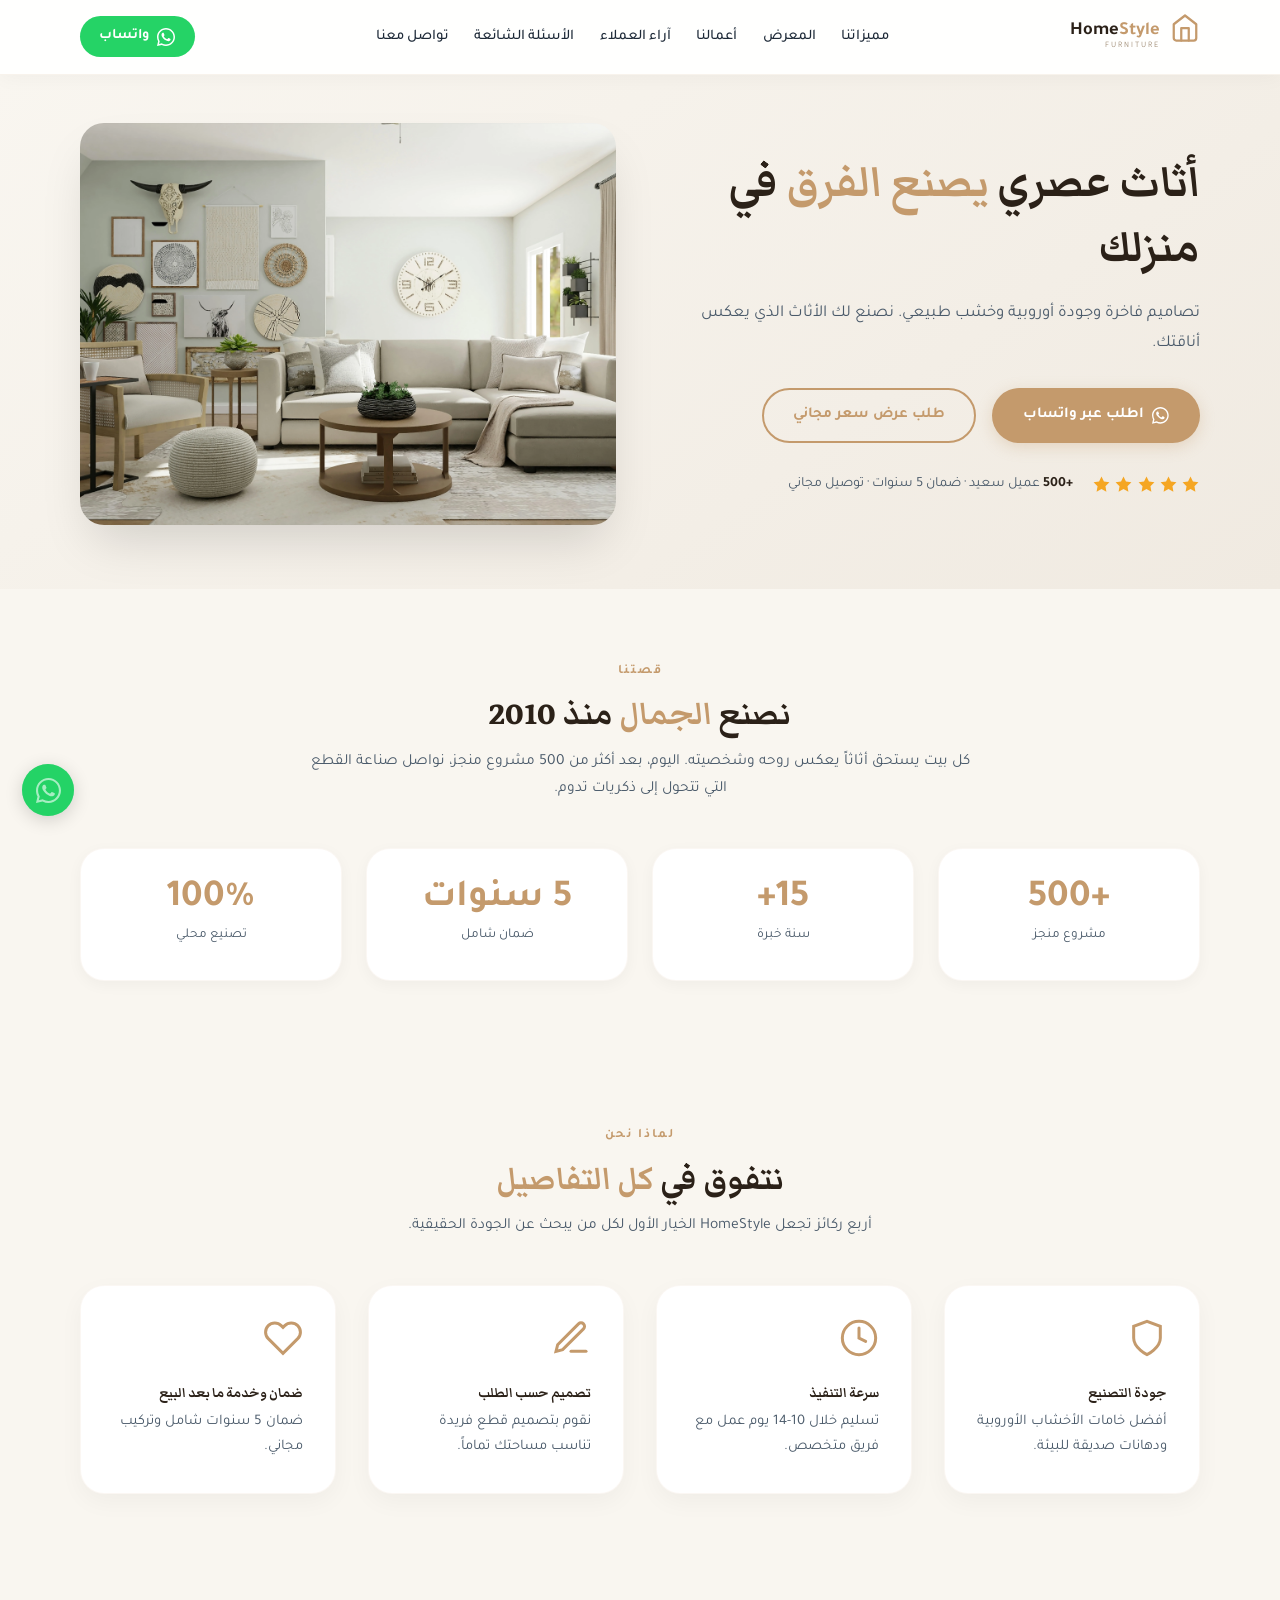
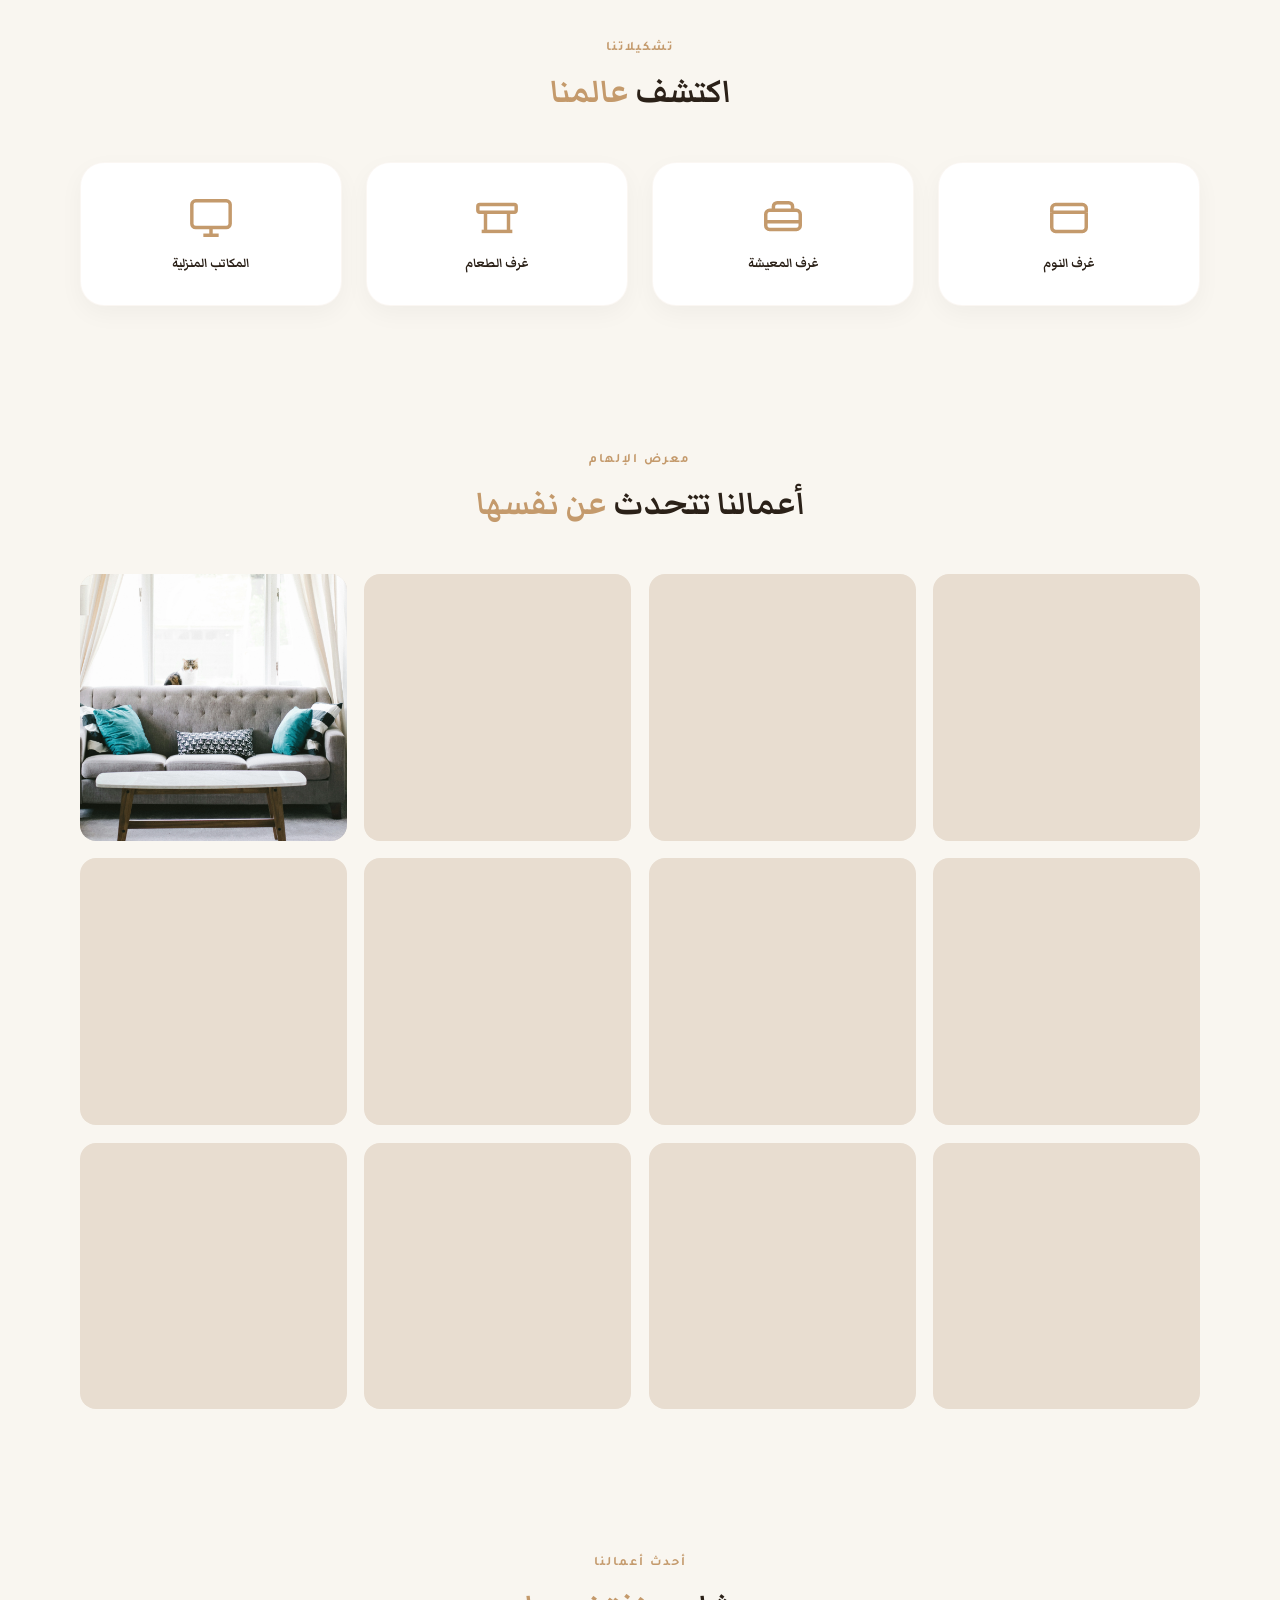
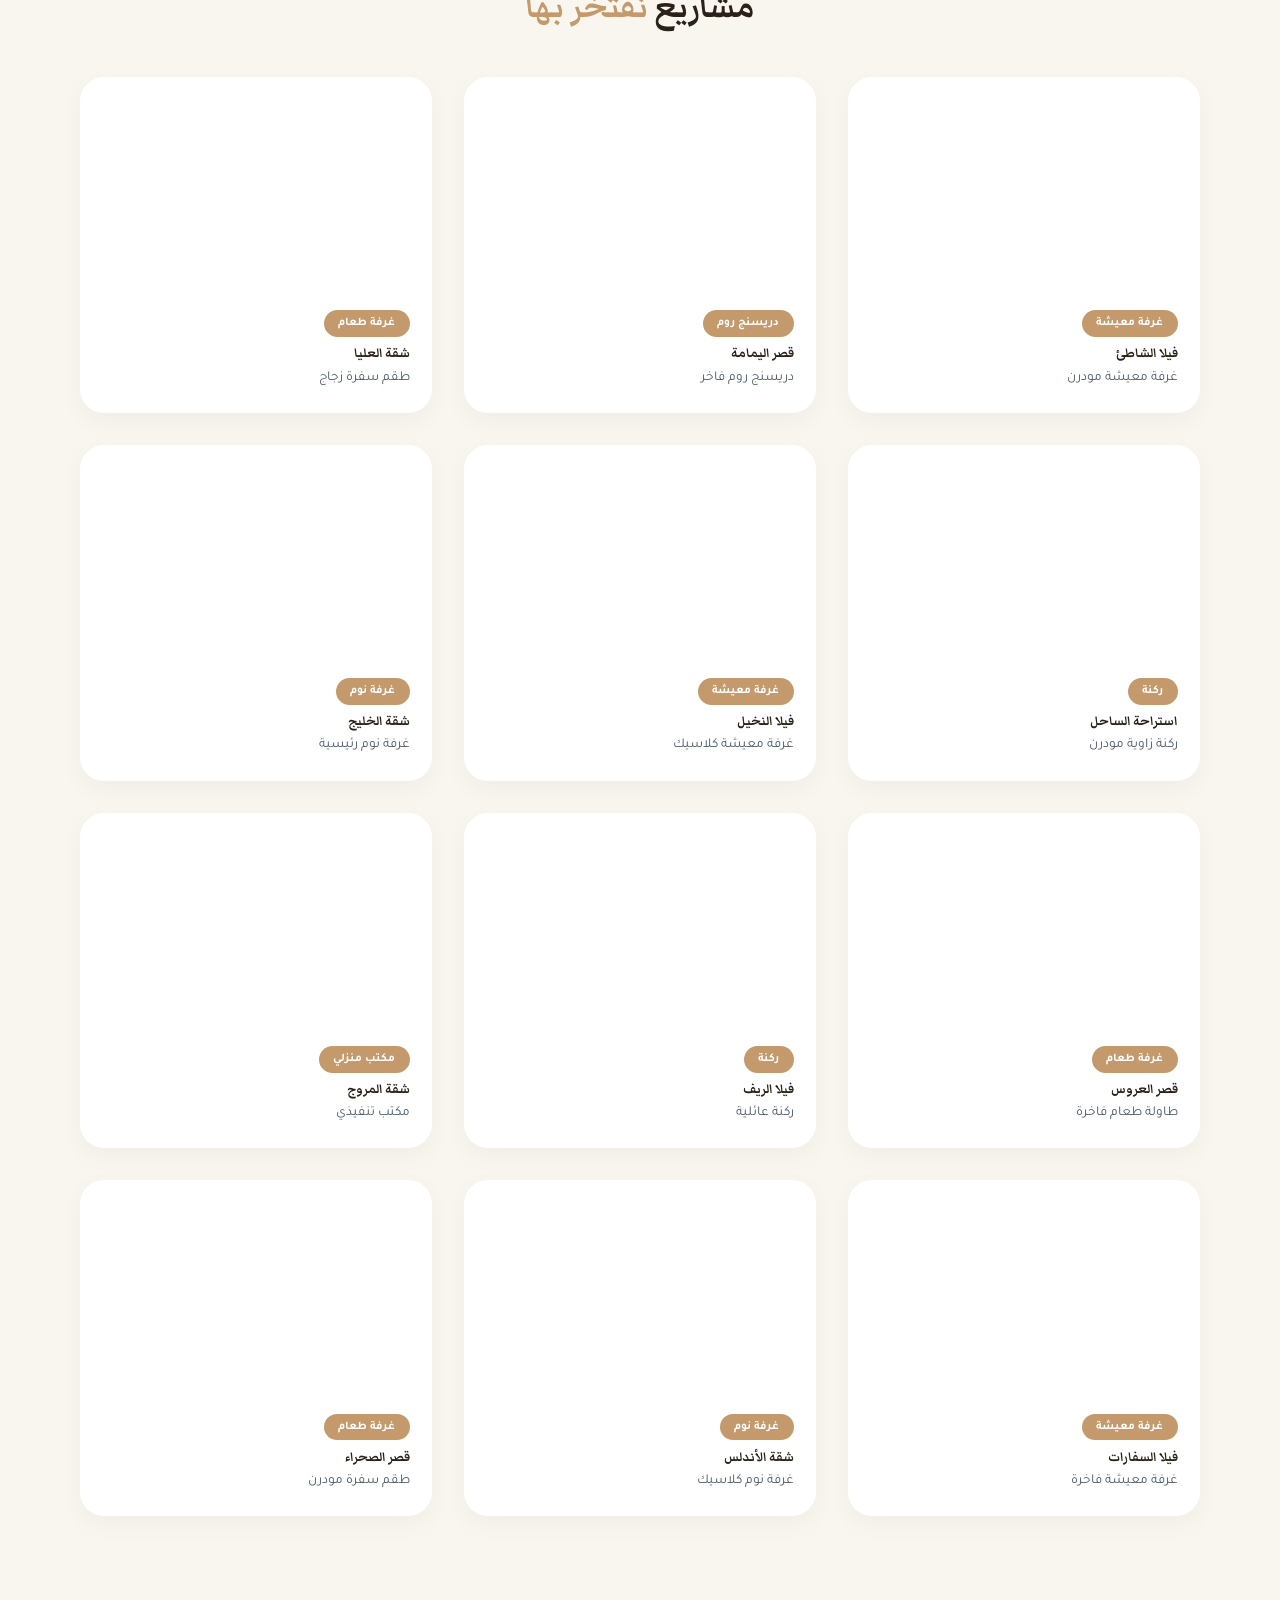
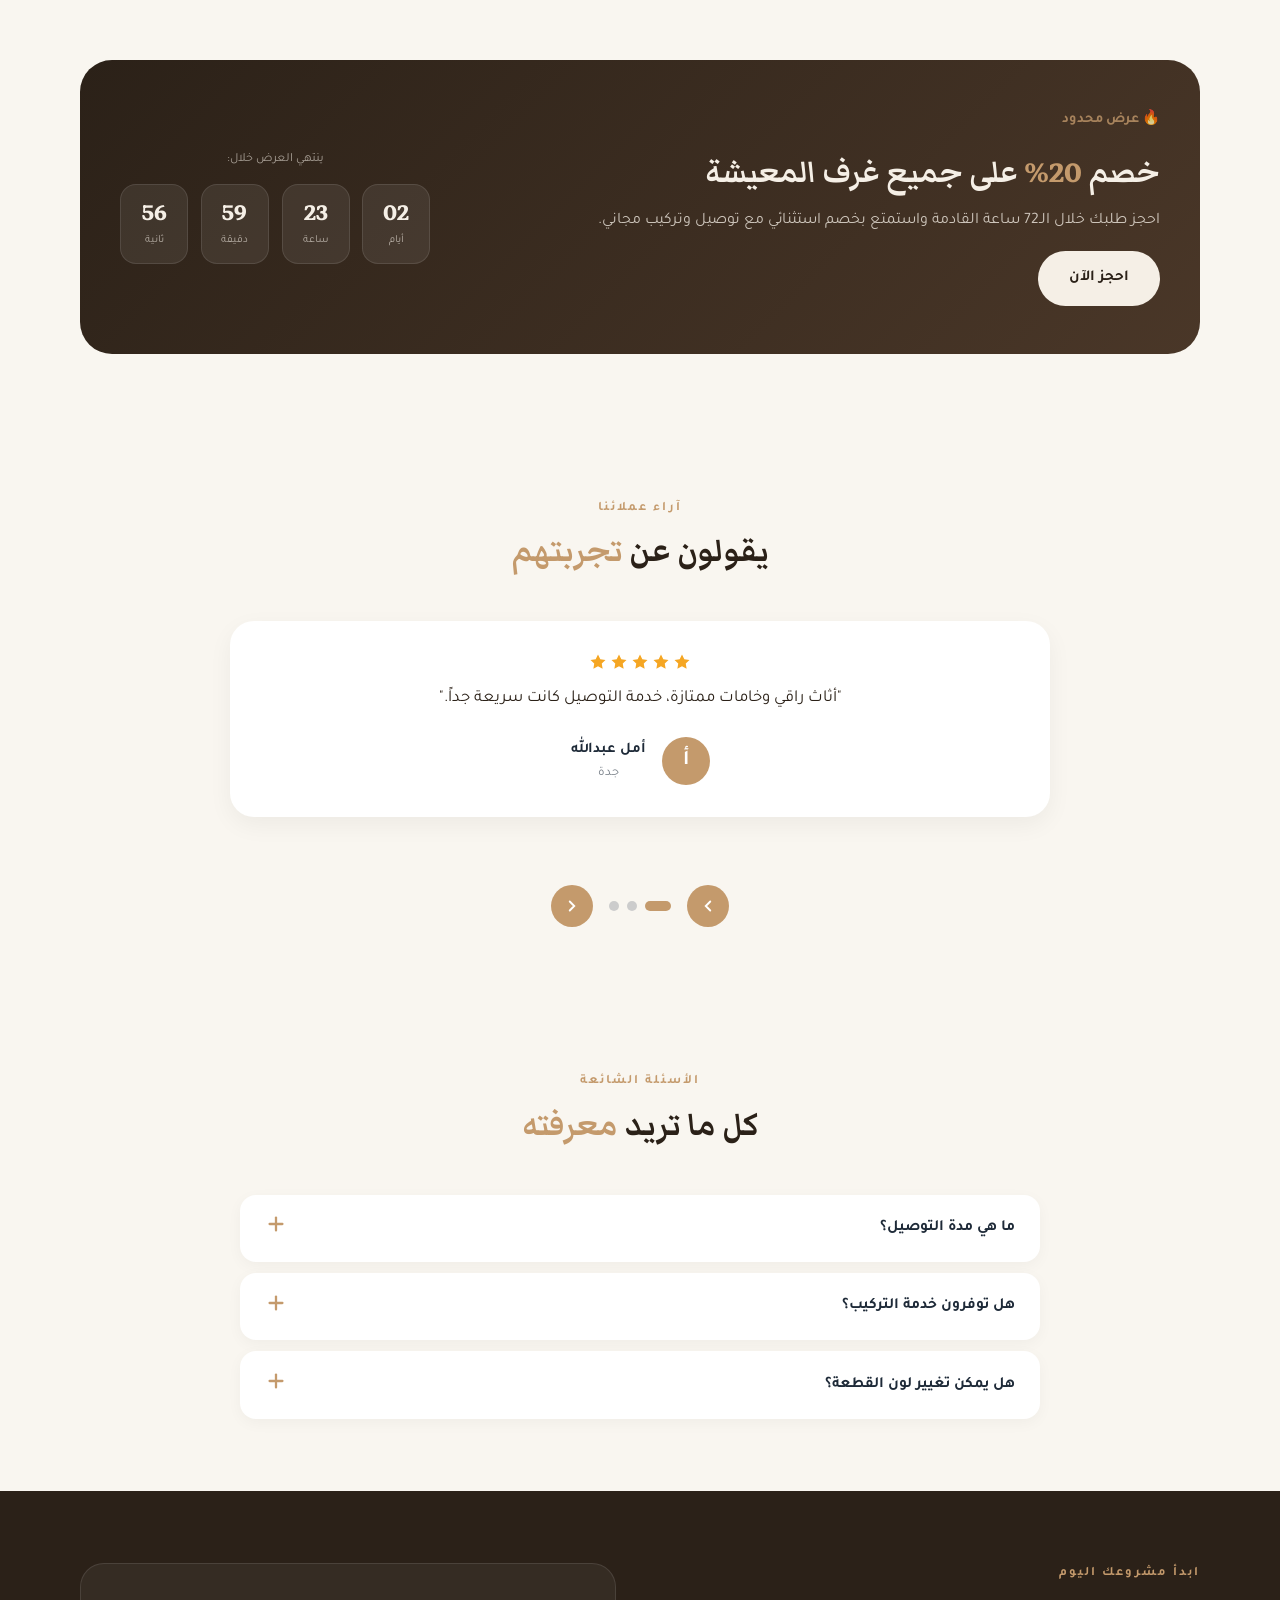
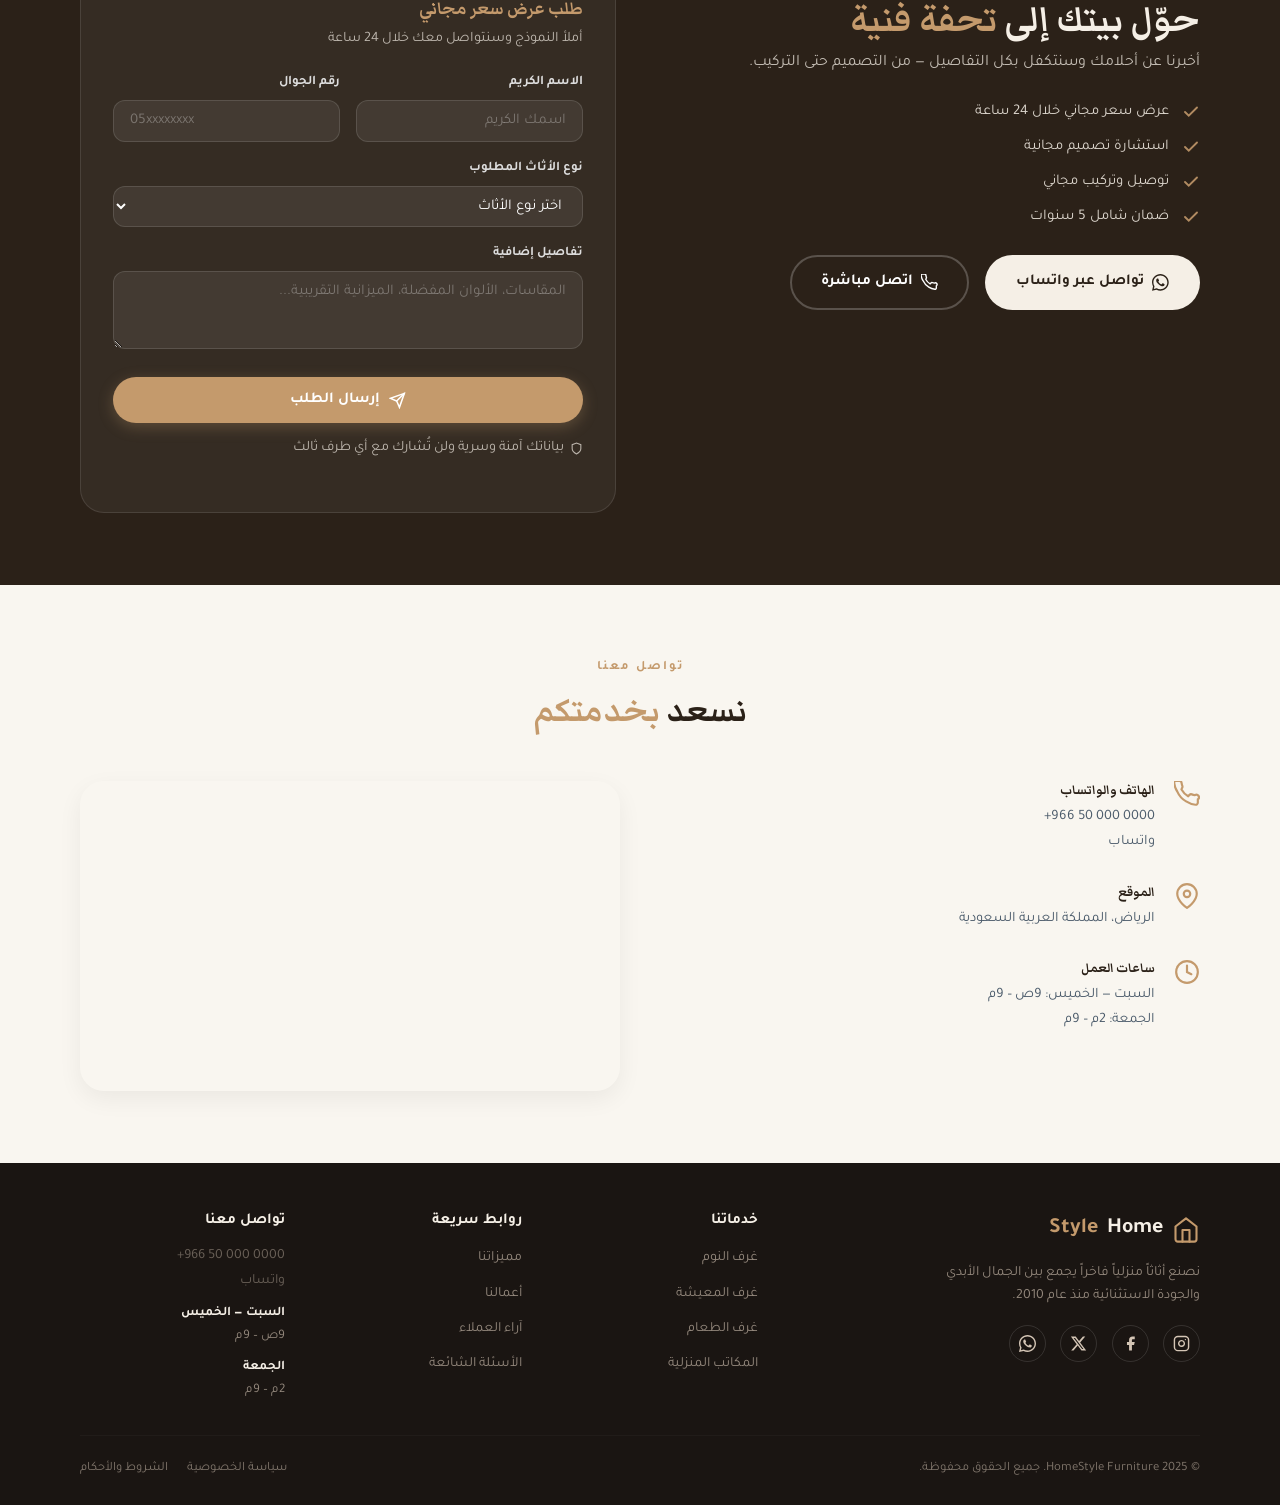
<file: index.html>
<!DOCTYPE html>
<html lang="ar" dir="rtl">
<head>
  <meta charset="UTF-8">
  <meta name="viewport" content="width=device-width, initial-scale=1.0, viewport-fit=cover">

  <!-- ══════════════════════════════════
       SEO META TAGS
  ══════════════════════════════════════ -->
  <title>HomeStyle Furniture | أثاث منزلي فاخر مصنوع بجودة استثنائية</title>
  <meta name="description" content="HomeStyle Furniture — متخصصون في تصنيع أثاث منزلي فاخر بخشب طبيعي وخامات عالية الجودة. تصميم حسب الطلب، تنفيذ سريع، ضمان 5 سنوات. اطلب عرض سعر مجاناً الآن.">
  <meta name="keywords"    content="أثاث منزلي فاخر, غرف نوم, غرف معيشة, أثاث خشبي, تصميم داخلي, أثاث حسب الطلب, HomeStyle Furniture">
  <meta name="author"      content="HomeStyle Furniture">
  <meta name="robots"      content="index, follow">
  <meta name="theme-color" content="#2B2118">
  <link rel="canonical"    href="https://yousif192025.github.io/HomeStyle-furniture/">

  <!-- ══════════════════════════════════
       OPEN GRAPH  ✅ FIX: double .webp extension removed
  ══════════════════════════════════════ -->
  <meta property="og:type"         content="website">
  <meta property="og:locale"       content="ar_SA">
  <meta property="og:url"          content="https://yousif192025.github.io/HomeStyle-furniture/">
  <meta property="og:title"        content="HomeStyle Furniture | أثاث منزلي فاخر">
  <meta property="og:description"  content="أثاث منزلي فاخر مصنوع بخامات طبيعية وتصميم حسب الطلب. جودة استثنائية وضمان شامل.">
  <meta property="og:image"        content="https://yousif192025.github.io/HomeStyle-furniture/assets/images/hero/hero-living-room.webp">
  <meta property="og:image:width"  content="1600">
  <meta property="og:image:height" content="1200">
  <meta property="og:image:alt"    content="غرفة معيشة بأثاث HomeStyle الفاخر">
  <meta property="og:site_name"    content="HomeStyle Furniture">

  <!-- ══════════════════════════════════
       TWITTER CARD
  ══════════════════════════════════════ -->
  <meta name="twitter:card"        content="summary_large_image">
  <meta name="twitter:title"       content="HomeStyle Furniture | أثاث منزلي فاخر">
  <meta name="twitter:description" content="أثاث منزلي فاخر مصنوع بخامات طبيعية وتصميم حسب الطلب.">
  <meta name="twitter:image"       content="https://yousif192025.github.io/HomeStyle-furniture/assets/images/hero/hero-living-room.webp">

  <!-- ══════════════════════════════════
       FAVICONS & MANIFEST
  ══════════════════════════════════════ -->
  <link rel="icon"             type="image/svg+xml" href="assets/favicon/favicon.svg">
  <link rel="icon"             type="image/x-icon"  href="assets/favicon/favicon.ico">
  <link rel="apple-touch-icon"                      href="assets/favicon/apple-touch-icon.png">
  <link rel="manifest"                              href="manifest.json">

  <!-- ══════════════════════════════════
       FONTS — preconnect for fast load
       ✅ FIX: font-display=swap prevents render-blocking
  ══════════════════════════════════════ -->
  <link rel="preconnect" href="https://fonts.googleapis.com">
  <link rel="preconnect" href="https://fonts.gstatic.com" crossorigin>
  <link rel="stylesheet"  href="https://fonts.googleapis.com/css2?family=Markazi+Text:wght@500;700&family=Tajawal:wght@300;400;500;700&display=swap">

  <!-- ✅ FIX: Preload LCP image for faster First Paint -->
  <link rel="preload" as="image" href="assets/images/hero/hero-living-room.webp" type="image/webp">

  <!-- ══════════════════════════════════
       STRUCTURED DATA JSON-LD
  ══════════════════════════════════════ -->
  <script type="application/ld+json">
  {"@context":"https://schema.org","@graph":[{"@type":["FurnitureStore","LocalBusiness"],"@id":"https://yousif192025.github.io/HomeStyle-furniture/#business","name":"HomeStyle Furniture","description":"متخصصون في تصنيع أثاث منزلي فاخر بخامات طبيعية وتصميم حسب الطلب","url":"https://yousif192025.github.io/HomeStyle-furniture/","telephone":"+966561428260","priceRange":"$$","image":"https://yousif192025.github.io/HomeStyle-furniture/assets/images/hero/hero-living-room.webp","address":{"@type":"PostalAddress","addressCountry":"SA","addressRegion":"الرياض"},"openingHours":["Sa-Th 09:00-21:00","Fr 14:00-21:00"]},{"@type":"FAQPage","mainEntity":[{"@type":"Question","name":"ما هي مدة التوصيل؟","acceptedAnswer":{"@type":"Answer","text":"نوصل لكافة مناطق المملكة خلال 3-7 أيام عمل بعد التصنيع."}},{"@type":"Question","name":"هل توفرون خدمة التركيب؟","acceptedAnswer":{"@type":"Answer","text":"نعم، فريق متخصص يقوم بالتركيب المجاني لجميع القطع."}},{"@type":"Question","name":"هل يمكن تغيير لون القطعة؟","acceptedAnswer":{"@type":"Answer","text":"بالتأكيد، نوفر أكثر من 20 لوناً حسب الطلب."}}]}]}
  </script>

  <!-- ══════════════════════════════════
       STYLES
       ✅ REMOVED: AOS library CSS (~30KB render-blocking)
       ✅ REMOVED: Font Awesome CSS (~150KB render-blocking)
       ✅ REMOVED: external style.css (empty/missing file causing extra request)
       ✅ FIX: all CSS consolidated here — zero extra HTTP requests
  ══════════════════════════════════════ -->
  <style>
    /* ── 1. RESET & BASE ── */
    *, *::before, *::after { box-sizing: border-box; margin: 0; padding: 0; }
    html { scroll-behavior: smooth; -webkit-text-size-adjust: 100%; font-size: 16px; }
    body {
      font-family: 'Tajawal', 'Segoe UI', sans-serif;
      line-height: 1.75;
      background: #F9F6F0;
      color: #1E2A38;
      -webkit-font-smoothing: antialiased;
      overflow-x: hidden;
    }
    img  { display: block; max-width: 100%; height: auto; }
    a    { text-decoration: none; color: inherit; }
    ul   { list-style: none; }
    button { font-family: inherit; cursor: pointer; border: none; background: none; }
    h1,h2,h3,h4 { font-family: 'Markazi Text', serif; line-height: 1.25; color: #2B2118; }

    /* ── 2. ACCESSIBILITY ── */
    .skip-link {
      position: absolute; top: -48px; left: 1rem; z-index: 2000;
      background: #C49A6C; color: #fff; font-weight: 700;
      padding: .6rem 1.2rem; border-radius: .6rem; transition: top .2s;
    }
    .skip-link:focus { top: 1rem; }
    a:focus-visible, button:focus-visible,
    input:focus-visible, select:focus-visible, textarea:focus-visible {
      outline: 3px solid #C49A6C; outline-offset: 3px; border-radius: 4px;
    }
    @media (prefers-reduced-motion: reduce) {
      *, *::before, *::after {
        animation-duration: .01ms !important;
        transition-duration: .01ms !important;
        scroll-behavior: auto !important;
      }
    }

    /* ── 3. LAYOUT ── */
    .container { width: 90%; max-width: 1280px; margin: 0 auto; padding: 0 1rem; }
    .section { padding: 4.5rem 0; }
    .section--cream    { background: #F9F6F0; }
    .section--espresso { background: #2B2118; color: #F5EFE6; }
    .section--espresso h2 { color: #F5EFE6; }
    .section-head { text-align: center; margin-bottom: 2.8rem; }
    .eyebrow { font-size: .8rem; letter-spacing: 2px; color: #C49A6C; font-weight: 600; display: block; margin-bottom: .4rem; }
    .section-title { font-size: clamp(1.7rem, 4vw, 2.5rem); margin: .3rem 0 .6rem; }
    .section-title em { color: #C49A6C; font-style: normal; }
    .section-desc { max-width: 680px; margin: 0 auto; color: #4A5A6A; font-size: .97rem; }

    /* ── 4. BUTTONS ── */
    .btn {
      display: inline-flex; align-items: center; gap: .55rem;
      padding: .75rem 1.8rem; border-radius: 2.5rem; font-weight: 700;
      font-size: .95rem; border: 2px solid transparent;
      transition: background .25s, transform .2s, box-shadow .25s;
      cursor: pointer; white-space: nowrap;
    }
    .btn:hover { transform: translateY(-2px); }
    .btn svg { width: 1.1em; height: 1.1em; flex-shrink: 0; }
    .btn--primary  { background: #C49A6C; color: #fff; box-shadow: 0 4px 15px rgba(196,154,108,.3); }
    .btn--primary:hover  { background: #A87D52; box-shadow: 0 8px 22px rgba(196,154,108,.4); }
    .btn--outline  { border-color: #C49A6C; color: #C49A6C; background: transparent; }
    .btn--outline:hover  { background: #C49A6C; color: #fff; }
    .btn--light    { background: #F5EFE6; color: #2B2118; border-color: transparent; }
    .btn--light:hover    { background: #fff; }
    .btn--block    { width: 100%; justify-content: center; }
    .btn-row       { display: flex; gap: 1rem; flex-wrap: wrap; }

    /* WhatsApp inline button (header) */
    .btn--whatsapp-inline {
      background: #25D366; color: #fff; padding: .5rem 1.2rem;
      border-radius: 2rem; display: inline-flex; align-items: center;
      gap: .45rem; font-weight: 700; font-size: .9rem;
      transition: background .2s, transform .2s; border: none; cursor: pointer;
    }
    .btn--whatsapp-inline:hover { background: #1DA851; transform: scale(1.04); }
    .btn--whatsapp-inline svg { width: 18px; height: 18px; }

    /* ── 5. HEADER / NAV
       ✅ FIX: added position:relative to .nav so absolute
       mobile menu anchors correctly; z-index hierarchy fixed
    ── */
    .site-header {
      background: rgba(255,255,255,.93);
      backdrop-filter: blur(14px);
      -webkit-backdrop-filter: blur(14px);
      box-shadow: 0 2px 20px rgba(0,0,0,.04);
      position: sticky; top: 0; z-index: 1000;
      border-bottom: 1px solid rgba(196,154,108,.12);
      transition: box-shadow .3s;
    }
    .site-header.is-scrolled { box-shadow: 0 4px 30px rgba(0,0,0,.09); }
    /* ✅ KEY FIX: position:relative anchors the absolute mobile menu */
    .nav {
      position: relative;
      display: flex; justify-content: space-between;
      align-items: center; padding: .8rem 0; gap: 1rem;
    }
    .logo {
      display: flex; align-items: center; gap: .6rem;
      font-size: 1.5rem; font-weight: 700; color: #2B2118; flex-shrink: 0;
    }
    .logo-mark svg { width: 30px; height: 30px; stroke: #C49A6C; }
    .logo-text { display: flex; flex-direction: column; line-height: 1.1; }
    .logo-text > span:first-child { font-size: 1.15rem; }
    .logo-accent { color: #C49A6C; }
    .logo-sub { font-size: .52rem; letter-spacing: 2px; color: #8B7355; font-weight: 300; }

    /* Desktop nav links */
    .nav-links {
      display: flex; list-style: none; gap: 1.6rem; align-items: center;
    }
    .nav-links a {
      font-weight: 500; font-size: .92rem;
      position: relative; padding-bottom: 3px; transition: color .25s;
    }
    .nav-links a::after {
      content: ''; position: absolute; bottom: 0; right: 0;
      width: 0; height: 2px; background: #C49A6C; transition: width .25s;
    }
    .nav-links a:hover,
    .nav-links a.is-active { color: #C49A6C; }
    .nav-links a:hover::after,
    .nav-links a.is-active::after { width: 100%; }

    .nav-actions { display: flex; align-items: center; gap: .75rem; flex-shrink: 0; }

    /* Hamburger button */
    .nav-toggle {
      display: none; flex-direction: column; justify-content: center;
      gap: 5px; align-items: center;
      width: 40px; height: 40px;
      border: 1px solid rgba(196,154,108,.3); border-radius: .5rem;
      background: transparent; padding: 0; cursor: pointer;
    }
    .nav-toggle span {
      display: block; width: 22px; height: 2.5px;
      background: #2B2118; border-radius: 4px;
      transition: transform .3s, opacity .3s;
      transform-origin: center;
    }
    .nav-toggle[aria-expanded="true"] span:nth-child(1) { transform: translateY(7.5px) rotate(45deg); }
    .nav-toggle[aria-expanded="true"] span:nth-child(2) { opacity: 0; }
    .nav-toggle[aria-expanded="true"] span:nth-child(3) { transform: translateY(-7.5px) rotate(-45deg); }

    /* ✅ KEY FIX: Mobile nav — properly positioned below nav bar
       Uses top:100% relative to .nav (which is position:relative)
       z-index:999 ensures it overlaps all page content
       left/right:0 spans full container width exactly
    */
    @media (max-width: 992px) {
      .nav-toggle  { display: flex; }
      .nav-links {
        display: none;                    /* hidden by default */
        position: absolute;
        top: 100%;                        /* flush below .nav bar */
        left: 0; right: 0;
        background: rgba(255,255,255,.98);
        backdrop-filter: blur(16px);
        -webkit-backdrop-filter: blur(16px);
        flex-direction: column;
        align-items: flex-start;
        padding: 1.2rem 1.5rem 1.5rem;
        gap: .2rem;
        box-shadow: 0 18px 40px rgba(0,0,0,.1);
        border-radius: 0 0 1rem 1rem;
        z-index: 999;
        border-top: 1px solid rgba(196,154,108,.12);
      }
      .nav-links.is-open { display: flex; }
      .nav-links li  { width: 100%; }
      .nav-links a   {
        display: block; padding: .7rem 0; font-size: .97rem;
        border-bottom: 1px solid rgba(196,154,108,.08);
      }
      .nav-links li:last-child a { border-bottom: none; }
    }

    /* ── 6. HERO ── */
    .hero {
      padding: 3rem 0 4rem;
      background: linear-gradient(145deg, #F9F6F0 0%, #F0EAE1 100%);
    }
    .hero .container {
      display: flex; align-items: center; gap: 3rem; flex-wrap: wrap;
    }
    .hero-content { flex: 1; min-width: 280px; }
    .hero-content h1 {
      font-size: clamp(2.1rem, 5vw, 3.4rem); line-height: 1.2; margin-bottom: 1.1rem;
    }
    .hero-content h1 em { color: #C49A6C; font-style: normal; }
    .hero-desc { font-size: 1.05rem; color: #4A5A6A; margin-bottom: 1.8rem; line-height: 1.8; }
    .hero .btn-row { margin-bottom: 1.8rem; }
    .hero-trust {
      display: flex; align-items: center; gap: 1.2rem;
      margin-top: 1.2rem; flex-wrap: wrap;
    }
    .hero-trust-stars { display: flex; gap: .2rem; color: #F5A623; }
    .hero-trust-stars svg { width: 19px; height: 19px; }
    .hero-trust p { font-size: .88rem; color: #4A5A6A; }
    .hero-trust strong { color: #2B2118; }
    .hero-media { flex: 1; min-width: 280px; position: relative; }
    .hero-media-frame {
      border-radius: 1.5rem; overflow: hidden;
      box-shadow: 0 25px 50px -12px rgba(0,0,0,.15);
    }
    .hero-media-frame img {
      width: 100%; aspect-ratio: 4/3; object-fit: cover; transition: transform .6s;
    }
    .hero-media-frame:hover img { transform: scale(1.02); }

    /* ── 7. ABOUT STATS ✅ FIX: replaced inline styles with classes ── */
    .stats-grid {
      display: grid;
      grid-template-columns: repeat(auto-fit, minmax(160px, 1fr));
      gap: 1.5rem; text-align: center;
    }
    .stat-card {
      background: #fff; padding: 2rem 1rem;
      border-radius: 1.5rem; box-shadow: 0 4px 15px rgba(0,0,0,.04);
      transition: transform .3s, box-shadow .3s;
      border: 1px solid rgba(196,154,108,.08);
    }
    .stat-card:hover { transform: translateY(-5px); box-shadow: 0 12px 30px rgba(0,0,0,.08); }
    .stat-num { font-size: 2.4rem; font-weight: 700; color: #C49A6C; line-height: 1; display: block; }
    .stat-lbl { font-size: .85rem; color: #4A5A6A; margin-top: .3rem; display: block; }

    /* ── 8. FEATURES ── */
    .features-grid {
      display: grid; grid-template-columns: repeat(auto-fit, minmax(240px, 1fr)); gap: 2rem;
    }
    .feature-card {
      background: #fff; padding: 2rem; border-radius: 1.5rem;
      box-shadow: 0 8px 25px rgba(0,0,0,.04); border: 1px solid rgba(196,154,108,.08);
      transition: transform .3s, box-shadow .3s;
    }
    .feature-card:hover { transform: translateY(-6px); box-shadow: 0 15px 40px rgba(0,0,0,.08); }
    .feature-icon { margin-bottom: .8rem; }
    .feature-icon svg { width: 40px; height: 40px; stroke: #C49A6C; stroke-width: 1.8; }
    .feature-card h3 { margin-bottom: .35rem; font-size: 1.05rem; }
    .feature-card p  { color: #4A5A6A; font-size: .92rem; }

    /* ── 9. CATEGORIES ── */
    .categories-grid {
      display: grid; grid-template-columns: repeat(auto-fit, minmax(190px, 1fr)); gap: 1.5rem;
    }
    .category-card {
      background: #fff; padding: 2rem 1rem; border-radius: 1.5rem; text-align: center;
      box-shadow: 0 8px 25px rgba(0,0,0,.04); border: 1px solid rgba(196,154,108,.08);
      display: block; transition: transform .3s, box-shadow .3s, border-color .25s;
    }
    .category-card:hover { transform: translateY(-6px); box-shadow: 0 15px 40px rgba(0,0,0,.08); border-color: #C49A6C; }
    .category-icon { margin-bottom: .8rem; display: flex; justify-content: center; }
    .category-icon svg { width: 46px; height: 46px; stroke: #C49A6C; stroke-width: 1.8; }
    .category-card h3 { margin-top: .6rem; font-size: .98rem; }

    /* ── 10. GALLERY ── */
    .gallery-grid {
      display: grid; grid-template-columns: repeat(auto-fill, minmax(240px, 1fr)); gap: 1.1rem;
    }
    .gallery-item {
      border-radius: 1rem; overflow: hidden; position: relative;
      cursor: pointer; aspect-ratio: 1; background: #E8DDD0;
      border: none; padding: 0; display: block;
    }
    .gallery-item img {
      width: 100%; height: 100%; object-fit: cover;
      transition: transform .55s, filter .4s; filter: saturate(.9);
    }
    .gallery-item:hover img { transform: scale(1.06); filter: saturate(1.05); }
    .gallery-overlay {
      position: absolute; inset: 0;
      background: linear-gradient(to top, rgba(0,0,0,.65) 0%, transparent 55%);
      display: flex; align-items: flex-end; padding: 1rem;
      opacity: 0; transition: opacity .3s;
    }
    .gallery-item:hover .gallery-overlay,
    .gallery-item:focus-visible .gallery-overlay { opacity: 1; }
    .gallery-overlay span { color: #fff; font-weight: 700; font-size: .88rem; }

    /* ── 11. PROJECTS ── */
    .projects-grid {
      display: grid; grid-template-columns: repeat(auto-fit, minmax(260px, 1fr)); gap: 2rem;
    }
    .project-card {
      background: #fff; border-radius: 1.5rem; overflow: hidden;
      box-shadow: 0 8px 25px rgba(0,0,0,.04);
      transition: transform .3s, box-shadow .3s;
    }
    .project-card:hover { transform: translateY(-7px); box-shadow: 0 20px 40px rgba(0,0,0,.09); }
    .project-card-img { overflow: hidden; height: 210px; }
    .project-card-img img { width: 100%; height: 100%; object-fit: cover; transition: transform .7s; }
    .project-card:hover .project-card-img img { transform: scale(1.07); }
    .project-overlay { padding: 1.4rem; }
    .project-tag {
      display: inline-block; background: #C49A6C; color: #fff;
      padding: .2rem .9rem; border-radius: 2rem; font-size: .73rem; font-weight: 700; margin-bottom: .45rem;
    }
    .project-overlay h3 { font-size: 1rem; margin-bottom: .15rem; }
    .project-overlay p  { font-size: .85rem; color: #4A5A6A; }

    /* ── 12. OFFER + COUNTDOWN ── */
    .promo {
      background: linear-gradient(135deg, #2B2118, #4A3728);
      border-radius: 2rem; padding: 3rem 2.5rem; color: #F5EFE6;
      display: flex; flex-wrap: wrap; justify-content: space-between;
      align-items: center; gap: 2rem;
    }
    .promo-content { flex: 2; min-width: 240px; }
    .promo-eyebrow { color: #C49A6C; font-weight: 600; margin-bottom: .5rem; font-size: .9rem; }
    .promo-content h2 { font-size: clamp(1.7rem, 4vw, 2.4rem); color: #F5EFE6; margin-bottom: .6rem; }
    .promo-content h2 em { color: #C49A6C; font-style: normal; }
    .promo-content p   { opacity: .78; margin-bottom: 1rem; }
    .countdown         { display: flex; gap: .8rem; flex-wrap: wrap; }
    .countdown-cell {
      background: rgba(255,255,255,.08); border: 1px solid rgba(255,255,255,.1);
      padding: .8rem 1rem; border-radius: 1rem; text-align: center; min-width: 68px;
    }
    .countdown-num {
      font-family: 'Markazi Text', serif; font-size: 1.9rem; font-weight: 700;
      display: block; line-height: 1;
    }
    .countdown-label { font-size: .68rem; opacity: .65; display: block; margin-top: .2rem; }

    /* ── 13. TESTIMONIALS SLIDER
       ✅ FIX: opacity-based instead of translateX — safe on resize
    ── */
    .testimonials-slider { position: relative; max-width: 820px; margin: 0 auto; }
    .testimonial-track   { position: relative; min-height: 240px; }
    .testimonial-slide {
      position: absolute; inset: 0;
      background: #fff; border-radius: 1.5rem;
      box-shadow: 0 8px 25px rgba(0,0,0,.05);
      padding: 2rem; text-align: center;
      opacity: 0; visibility: hidden; transform: translateY(10px);
      transition: opacity .45s, visibility .45s, transform .45s;
    }
    .testimonial-slide.is-active {
      position: relative; opacity: 1; visibility: visible; transform: translateY(0);
    }
    .testimonial-stars { display: flex; justify-content: center; gap: .2rem; color: #F5A623; margin-bottom: .8rem; }
    .testimonial-stars svg { width: 18px; height: 18px; }
    .testimonial-quote  { font-size: 1.05rem; margin: .8rem 0 1.4rem; line-height: 1.8; color: #2B2118; }
    .testimonial-author { display: flex; align-items: center; justify-content: center; gap: 1rem; }
    .testimonial-avatar {
      width: 48px; height: 48px; border-radius: 50%; background: #C49A6C;
      display: flex; align-items: center; justify-content: center;
      color: #fff; font-size: 1.3rem; font-weight: 700; flex-shrink: 0;
    }
    .testimonial-name { font-weight: 700; font-size: .93rem; display: block; }
    .testimonial-role { font-size: .8rem; opacity: .6; display: block; }
    .slider-controls { display: flex; justify-content: center; align-items: center; gap: 1rem; margin-top: 1.5rem; }
    .slider-btn {
      background: #C49A6C; color: #fff; border: none;
      width: 42px; height: 42px; border-radius: 50%;
      display: flex; align-items: center; justify-content: center; transition: background .25s;
    }
    .slider-btn:hover { background: #A87D52; }
    .slider-btn svg { width: 18px; height: 18px; }
    .slider-dots { display: flex; gap: .5rem; align-items: center; }
    .slider-dot {
      width: 10px; height: 10px; border-radius: 50%; border: none;
      background: #ccc; cursor: pointer; padding: 0;
      transition: background .25s, width .25s;
    }
    .slider-dot[aria-current="true"] { background: #C49A6C; width: 26px; border-radius: 6px; }

    /* ── 14. FAQ
       ✅ FIX: CSS grid-template-rows trick — buttery smooth, no max-height hack
    ── */
    .faq-list { max-width: 800px; margin: 0 auto; display: flex; flex-direction: column; gap: .7rem; }
    .faq-item {
      background: #fff; border-radius: 1rem;
      box-shadow: 0 4px 15px rgba(0,0,0,.04); overflow: hidden;
      border: 1px solid transparent; transition: border-color .25s;
    }
    .faq-item[data-open="true"] { border-color: rgba(196,154,108,.3); }
    .faq-question {
      width: 100%; padding: 1.1rem 1.5rem; background: none; border: none;
      display: flex; justify-content: space-between; align-items: center; gap: 1rem;
      font-weight: 600; font-size: .97rem; cursor: pointer; text-align: right;
      color: #1E2A38; font-family: inherit; transition: background .25s;
    }
    .faq-question:hover { background: rgba(245,240,235,.8); }
    .faq-icon svg { width: 22px; height: 22px; stroke: #C49A6C; transition: transform .35s; flex-shrink: 0; }
    .faq-item[data-open="true"] .faq-icon svg { transform: rotate(45deg); }
    /* ✅ Smooth CSS grid expand — no layout jitter */
    .faq-answer { display: grid; grid-template-rows: 0fr; transition: grid-template-rows .38s cubic-bezier(.22,1,.36,1); }
    .faq-item[data-open="true"] .faq-answer { grid-template-rows: 1fr; }
    .faq-answer-inner { overflow: hidden; padding: 0 1.5rem; }
    .faq-item[data-open="true"] .faq-answer-inner { padding-bottom: 1.3rem; }
    .faq-answer-inner p { margin: 0; color: #4A5A6A; font-size: .93rem; }

    /* ── 15. CTA + FORM ── */
    .cta-grid { display: grid; grid-template-columns: 1fr 1fr; gap: 3rem; align-items: start; }
    .cta-content h2 { font-size: clamp(1.9rem, 4vw, 2.8rem); }
    .cta-content h2 em  { color: #C49A6C; font-style: normal; }
    .cta-content > p    { opacity: .75; margin-bottom: 1.4rem; }
    .cta-eyebrow        { color: #C49A6C; font-size: .8rem; font-weight: 600; letter-spacing: 2px; display: block; margin-bottom: .5rem; }
    .cta-list { margin: 1.2rem 0 1.6rem; display: flex; flex-direction: column; gap: .55rem; }
    .cta-list li { display: flex; align-items: center; gap: .8rem; font-size: .93rem; opacity: .88; }
    .cta-list li svg { width: 18px; height: 18px; stroke: #C49A6C; flex-shrink: 0; }
    .quote-form {
      background: rgba(255,255,255,.05); padding: 2rem;
      border-radius: 1.5rem; border: 1px solid rgba(255,255,255,.1);
    }
    .quote-form h3  { color: #C49A6C; font-size: 1.35rem; margin-bottom: .3rem; }
    .quote-form > p { opacity: .7; margin-bottom: 1.2rem; font-size: .9rem; }
    .form-row   { display: grid; grid-template-columns: 1fr 1fr; gap: 1rem; }
    .form-field { margin-bottom: 1rem; }
    .form-field label {
      display: block; font-size: .82rem; font-weight: 600;
      margin-bottom: .3rem; color: #ddd;
    }
    .form-field input,
    .form-field select,
    .form-field textarea {
      width: 100%; padding: .7rem 1rem; border-radius: .75rem;
      border: 1px solid rgba(255,255,255,.12); background: rgba(255,255,255,.07);
      color: #fff; font-family: inherit; font-size: .93rem; transition: border-color .25s;
    }
    .form-field input:focus, .form-field select:focus, .form-field textarea:focus {
      outline: none; border-color: #C49A6C;
    }
    .form-field input::placeholder, .form-field textarea::placeholder { color: rgba(255,255,255,.3); }
    .form-field select option { background: #2B2118; }
    .form-note {
      font-size: .75rem; opacity: .5; margin-top: .8rem;
      display: flex; align-items: center; gap: .4rem;
    }
    .form-note svg { width: 13px; height: 13px; flex-shrink: 0; }

    /* ── 16. CONTACT ── */
    .contact-grid { display: grid; grid-template-columns: 1fr 1fr; gap: 2.5rem; align-items: start; }
    .contact-item { display: flex; gap: 1.2rem; margin-bottom: 1.7rem; }
    .contact-icon svg { width: 26px; height: 26px; stroke: #C49A6C; stroke-width: 2; flex-shrink: 0; }
    .contact-item h3 { font-size: 1rem; margin-bottom: .25rem; }
    .contact-item p  { font-size: .9rem; color: #4A5A6A; }
    .contact-item a  { color: #4A5A6A; transition: color .2s; }
    .contact-item a:hover { color: #C49A6C; }
    .map-frame { border-radius: 1.5rem; overflow: hidden; box-shadow: 0 8px 25px rgba(0,0,0,.06); }
    .map-frame iframe { width: 100%; height: 310px; border: none; display: block; }

    /* ── 17. FOOTER ── */
    .site-footer { background: #1A1512; color: #D4C5B5; padding: 3rem 0 1.5rem; }
    .footer-grid {
      display: grid; grid-template-columns: 2fr 1fr 1fr 1fr;
      gap: 2rem; margin-bottom: 2rem;
    }
    .footer-logo {
      display: inline-flex; align-items: center; gap: .55rem;
      font-size: 1.35rem; font-weight: 700; color: #F5EFE6;
      text-decoration: none; margin-bottom: .8rem;
    }
    .footer-logo svg { width: 28px; height: 28px; stroke: #C49A6C; }
    .footer-brand > p { font-size: .88rem; opacity: .65; margin-bottom: 1rem; max-width: 280px; line-height: 1.7; }
    .footer-social { display: flex; gap: .9rem; }
    .footer-social a {
      width: 37px; height: 37px; border-radius: 50%;
      border: 1px solid rgba(255,255,255,.12);
      display: flex; align-items: center; justify-content: center;
      color: #D4C5B5; transition: border-color .25s, color .25s, background .25s;
    }
    .footer-social a:hover { border-color: #C49A6C; color: #C49A6C; background: rgba(196,154,108,.1); }
    .footer-social svg { width: 17px; height: 17px; }
    .footer-col h3  { color: #F5EFE6; font-size: .95rem; font-family: 'Tajawal',sans-serif; font-weight: 700; margin-bottom: .9rem; }
    .footer-col li  { margin-bottom: .45rem; }
    .footer-col a   { font-size: .88rem; opacity: .65; transition: opacity .25s, color .25s; }
    .footer-col a:hover { opacity: 1; color: #C49A6C; }
    .footer-col p   { font-size: .88rem; opacity: .65; }
    .footer-hours dt { font-weight: 600; color: #F5EFE6; font-size: .82rem; margin-top: .5rem; }
    .footer-hours dd { font-size: .82rem; opacity: .65; }
    .footer-bottom {
      border-top: 1px solid rgba(255,255,255,.06); padding-top: 1.4rem;
      display: flex; justify-content: space-between; flex-wrap: wrap;
      gap: .8rem; font-size: .8rem; opacity: .55;
    }
    .footer-legal { display: flex; gap: 1.2rem; }

    /* ── 18. FLOATING BUTTONS ── */
    .fab-stack {
      position: fixed; bottom: 22px; left: 22px;
      display: flex; flex-direction: column-reverse; gap: 10px; z-index: 990;
    }
    .fab {
      width: 52px; height: 52px; border-radius: 50%;
      display: flex; align-items: center; justify-content: center;
      border: none; cursor: pointer;
      box-shadow: 0 4px 18px rgba(0,0,0,.16); color: #fff;
      transition: transform .25s, box-shadow .25s;
    }
    .fab:hover { transform: scale(1.09); box-shadow: 0 8px 26px rgba(0,0,0,.22); }
    .fab svg   { width: 25px; height: 25px; fill: currentColor; flex-shrink: 0; }
    .fab--top  {
      background: #C49A6C; opacity: 0; visibility: hidden; transform: translateY(8px);
      transition: opacity .3s, visibility .3s, transform .3s;
    }
    .fab--top svg { fill: none; stroke: currentColor; stroke-width: 2.5; }
    .fab--top.is-visible { opacity: 1; visibility: visible; transform: translateY(0); }
    .fab--whatsapp { background: #25D366; position: relative; }
    .fab-pulse {
      position: absolute; inset: 0; border-radius: 50%;
      background: #25D366; opacity: .4;
      animation: pulse-wa 2.4s ease-out infinite;
    }
    @keyframes pulse-wa {
      0%,100% { transform: scale(1); opacity: .4; }
      50%      { transform: scale(1.25); opacity: 0; }
    }

    /* ── 19. SCROLL-REVEAL ANIMATION
       ✅ FIX: replaced AOS (pointer-events:none bug) with
       native IntersectionObserver .reveal class — zero blocking
    ── */
    .reveal {
      opacity: 0; transform: translateY(20px);
      transition: opacity .7s cubic-bezier(.22,1,.36,1), transform .7s cubic-bezier(.22,1,.36,1);
    }
    .reveal.in { opacity: 1; transform: translateY(0); }
    .reveal-d1 { transition-delay: .06s; }
    .reveal-d2 { transition-delay: .12s; }
    .reveal-d3 { transition-delay: .18s; }
    .reveal-d4 { transition-delay: .24s; }
    @media (prefers-reduced-motion: reduce) {
      .reveal { opacity: 1; transform: none; transition: none; }
    }

    /* ── 20. RESPONSIVE ── */
    @media (max-width: 1024px) {
      .footer-grid { grid-template-columns: 1fr 1fr; }
    }
    @media (max-width: 768px) {
      .section { padding: 3.5rem 0; }
      .hero { padding: 2.5rem 0 3rem; }
      .hero .container { flex-direction: column; text-align: center; }
      .hero-media { width: 100%; }
      .btn-row      { justify-content: center; }
      .hero-trust   { justify-content: center; }
      .promo { flex-direction: column; text-align: center; padding: 2rem 1.5rem; }
      .countdown    { justify-content: center; }
      .cta-grid     { grid-template-columns: 1fr; }
      .contact-grid { grid-template-columns: 1fr; }
    }
    @media (max-width: 600px) {
      .gallery-grid { grid-template-columns: 1fr 1fr; }
      .form-row     { grid-template-columns: 1fr; }
      .footer-grid  { grid-template-columns: 1fr; gap: 2rem; }
      .footer-bottom { flex-direction: column; }
    }
    @media (max-width: 480px) {
      .container { width: 95%; padding: 0 .6rem; }
    }
  </style>
</head>
<body>

<a class="skip-link" href="#main-content">تخطي إلى المحتوى الرئيسي</a>

<!-- ══════════════════════════════════
     HEADER
══════════════════════════════════════ -->
<header class="site-header" id="site-header" role="banner">
  <div class="container">
    <nav class="nav" aria-label="التنقل الرئيسي">

      <a href="#" class="logo" aria-label="HomeStyle Furniture — الصفحة الرئيسية">
        <span class="logo-mark" aria-hidden="true">
          <svg viewBox="0 0 24 24" fill="none" stroke="currentColor" stroke-width="1.8" stroke-linecap="round" stroke-linejoin="round">
            <path d="M3 9l9-7 9 7v11a2 2 0 01-2 2H5a2 2 0 01-2-2z"/>
            <polyline points="9 22 9 12 15 12 15 22"/>
          </svg>
        </span>
        <span class="logo-text">
          <span>Home<span class="logo-accent">Style</span></span>
          <span class="logo-sub">FURNITURE</span>
        </span>
      </a>

      <!-- ✅ id matches aria-controls on toggle button -->
      <ul class="nav-links" id="navLinks" role="list">
        <li><a href="#features">مميزاتنا</a></li>
        <li><a href="#gallery">المعرض</a></li>
        <li><a href="#projects">أعمالنا</a></li>
        <li><a href="#testimonials">آراء العملاء</a></li>
        <li><a href="#faq">الأسئلة الشائعة</a></li>
        <li><a href="#contact">تواصل معنا</a></li>
      </ul>

      <div class="nav-actions">
        <a href="https://wa.me/966561428260?text=السلام%20عليكم،%20أود%20الاستفسار%20عن%20الأثاث"
           class="btn--whatsapp-inline"
           target="_blank" rel="noopener noreferrer"
           aria-label="تواصل معنا عبر واتساب">
          <svg viewBox="0 0 24 24" fill="currentColor">
            <path d="M17.472 14.382c-.297-.149-1.758-.867-2.031-.967-.273-.099-.472-.148-.67.15-.198.297-.767.966-.94 1.164-.173.199-.347.223-.644.074-.297-.149-1.255-.462-2.39-1.475-.883-.788-1.48-1.761-1.653-2.059-.173-.297-.018-.458.13-.606.134-.133.297-.347.446-.521.149-.173.198-.297.298-.495.099-.198.05-.372-.025-.521-.075-.148-.669-1.611-.916-2.206-.242-.579-.487-.501-.669-.51-.173-.008-.372-.01-.57-.01-.198 0-.52.074-.792.372-.273.297-1.04 1.016-1.04 2.479 0 1.463 1.065 2.876 1.213 3.074.149.198 2.095 3.2 5.077 4.487.709.306 1.263.489 1.694.626.712.226 1.361.194 1.872.118.571-.085 1.758-.719 2.006-1.413.248-.694.248-1.29.173-1.413-.074-.124-.272-.198-.57-.347z"/>
            <path d="M12 0C5.373 0 0 5.373 0 12c0 2.098.537 4.073 1.477 5.796L0 24l6.369-1.46A11.956 11.956 0 0012 24c6.627 0 12-5.373 12-12S18.627 0 12 0zm0 22c-1.893 0-3.659-.502-5.186-1.377l-.372-.218-3.783.992.964-3.69-.239-.38A9.959 9.959 0 012 12c0-5.523 4.477-10 10-10s10 4.477 10 10-4.477 10-10 10z"/>
          </svg>
          واتساب
        </a>

        <button class="nav-toggle" id="navToggle"
                aria-expanded="false" aria-controls="navLinks"
                aria-label="فتح القائمة">
          <span></span><span></span><span></span>
        </button>
      </div>

    </nav>
  </div>
</header>

<main id="main-content">

  <!-- ══════════════════════════════════
       HERO
       ✅ FIX: corrected image path (removed double .webp)
  ══════════════════════════════════════ -->
  <section class="hero" id="home" aria-labelledby="hero-heading">
    <div class="container">
      <div class="hero-content reveal">
        <h1 id="hero-heading">أثاث عصري <em>يصنع الفرق</em> في منزلك</h1>
        <p class="hero-desc">تصاميم فاخرة وجودة أوروبية وخشب طبيعي. نصنع لك الأثاث الذي يعكس أناقتك.</p>
        <div class="btn-row">
          <a href="https://wa.me/966561428260?text=السلام%20عليكم،%20أريد%20معرفة%20المزيد%20عن%20الأثاث"
             class="btn btn--primary" target="_blank" rel="noopener noreferrer">
            <svg viewBox="0 0 24 24" fill="currentColor" width="18" height="18">
              <path d="M17.472 14.382c-.297-.149-1.758-.867-2.031-.967-.273-.099-.472-.148-.67.15-.198.297-.767.966-.94 1.164-.173.199-.347.223-.644.074-.297-.149-1.255-.462-2.39-1.475-.883-.788-1.48-1.761-1.653-2.059-.173-.297-.018-.458.13-.606.134-.133.297-.347.446-.521.149-.173.198-.297.298-.495.099-.198.05-.372-.025-.521-.075-.148-.669-1.611-.916-2.206-.242-.579-.487-.501-.669-.51-.173-.008-.372-.01-.57-.01-.198 0-.52.074-.792.372-.273.297-1.04 1.016-1.04 2.479 0 1.463 1.065 2.876 1.213 3.074.149.198 2.095 3.2 5.077 4.487.709.306 1.263.489 1.694.626.712.226 1.361.194 1.872.118.571-.085 1.758-.719 2.006-1.413.248-.694.248-1.29.173-1.413-.074-.124-.272-.198-.57-.347z"/>
              <path d="M12 0C5.373 0 0 5.373 0 12c0 2.098.537 4.073 1.477 5.796L0 24l6.369-1.46A11.956 11.956 0 0012 24c6.627 0 12-5.373 12-12S18.627 0 12 0zm0 22c-1.893 0-3.659-.502-5.186-1.377l-.372-.218-3.783.992.964-3.69-.239-.38A9.959 9.959 0 012 12c0-5.523 4.477-10 10-10s10 4.477 10 10-4.477 10-10 10z"/>
            </svg>
            اطلب عبر واتساب
          </a>
          <a href="#cta" class="btn btn--outline">طلب عرض سعر مجاني</a>
        </div>
        <div class="hero-trust" aria-label="مؤشرات الثقة">
          <div class="hero-trust-stars" aria-label="تقييم 5 من 5 نجوم">
            <svg viewBox="0 0 24 24" fill="currentColor"><polygon points="12 2 15.09 8.26 22 9.27 17 14.14 18.18 21.02 12 17.77 5.82 21.02 7 14.14 2 9.27 8.91 8.26 12 2"/></svg>
            <svg viewBox="0 0 24 24" fill="currentColor"><polygon points="12 2 15.09 8.26 22 9.27 17 14.14 18.18 21.02 12 17.77 5.82 21.02 7 14.14 2 9.27 8.91 8.26 12 2"/></svg>
            <svg viewBox="0 0 24 24" fill="currentColor"><polygon points="12 2 15.09 8.26 22 9.27 17 14.14 18.18 21.02 12 17.77 5.82 21.02 7 14.14 2 9.27 8.91 8.26 12 2"/></svg>
            <svg viewBox="0 0 24 24" fill="currentColor"><polygon points="12 2 15.09 8.26 22 9.27 17 14.14 18.18 21.02 12 17.77 5.82 21.02 7 14.14 2 9.27 8.91 8.26 12 2"/></svg>
            <svg viewBox="0 0 24 24" fill="currentColor"><polygon points="12 2 15.09 8.26 22 9.27 17 14.14 18.18 21.02 12 17.77 5.82 21.02 7 14.14 2 9.27 8.91 8.26 12 2"/></svg>
          </div>
          <p><strong>+500</strong> عميل سعيد · ضمان 5 سنوات · توصيل مجاني</p>
        </div>
      </div>

      <div class="hero-media reveal reveal-d2">
        <div class="hero-media-frame">
          <!-- ✅ FIX: corrected path "hero-living-room.webp" (was "hero-image.webp.webp") -->
          <img src="assets/images/hero/hero-living-room.webp"
               alt="غرفة معيشة فاخرة بأثاث HomeStyle الخشبي العصري"
               width="800" height="600"
               fetchpriority="high" loading="eager" decoding="sync">
        </div>
      </div>
    </div>
  </section>

  <!-- ══════════════════════════════════
       ABOUT / STATS
       ✅ FIX: removed all inline styles → proper CSS classes
  ══════════════════════════════════════ -->
  <section class="section section--cream" aria-labelledby="about-heading">
    <div class="container">
      <div class="section-head reveal">
        <p class="eyebrow">قصتنا</p>
        <h2 class="section-title" id="about-heading">نصنع <em>الجمال</em> منذ 2010</h2>
        <p class="section-desc">كل بيت يستحق أثاثاً يعكس روحه وشخصيته. اليوم، بعد أكثر من 500 مشروع منجز، نواصل صناعة القطع التي تتحول إلى ذكريات تدوم.</p>
      </div>
      <div class="stats-grid">
        <div class="stat-card reveal reveal-d1"><span class="stat-num">+500</span><span class="stat-lbl">مشروع منجز</span></div>
        <div class="stat-card reveal reveal-d2"><span class="stat-num">15+</span><span class="stat-lbl">سنة خبرة</span></div>
        <div class="stat-card reveal reveal-d3"><span class="stat-num">5 سنوات</span><span class="stat-lbl">ضمان شامل</span></div>
        <div class="stat-card reveal reveal-d4"><span class="stat-num">100%</span><span class="stat-lbl">تصنيع محلي</span></div>
      </div>
    </div>
  </section>

  <!-- ══════════════════════════════════
       FEATURES
  ══════════════════════════════════════ -->
  <section class="section" id="features" aria-labelledby="features-heading">
    <div class="container">
      <div class="section-head reveal">
        <p class="eyebrow">لماذا نحن</p>
        <h2 class="section-title" id="features-heading">نتفوق في <em>كل التفاصيل</em></h2>
        <p class="section-desc">أربع ركائز تجعل HomeStyle الخيار الأول لكل من يبحث عن الجودة الحقيقية.</p>
      </div>
      <div class="features-grid">
        <article class="feature-card reveal reveal-d1">
          <div class="feature-icon" aria-hidden="true"><svg viewBox="0 0 24 24" fill="none" stroke="currentColor" stroke-width="2" stroke-linecap="round"><path d="M12 22s8-4 8-10V5l-8-3-8 3v7c0 6 8 10 8 10z"/></svg></div>
          <h3>جودة التصنيع</h3>
          <p>أفضل خامات الأخشاب الأوروبية ودهانات صديقة للبيئة.</p>
        </article>
        <article class="feature-card reveal reveal-d2">
          <div class="feature-icon" aria-hidden="true"><svg viewBox="0 0 24 24" fill="none" stroke="currentColor" stroke-width="2" stroke-linecap="round"><circle cx="12" cy="12" r="10"/><polyline points="12 6 12 12 16 14"/></svg></div>
          <h3>سرعة التنفيذ</h3>
          <p>تسليم خلال 10-14 يوم عمل مع فريق متخصص.</p>
        </article>
        <article class="feature-card reveal reveal-d3">
          <div class="feature-icon" aria-hidden="true"><svg viewBox="0 0 24 24" fill="none" stroke="currentColor" stroke-width="2" stroke-linecap="round"><path d="M12 20h9"/><path d="M16.5 3.5a2.121 2.121 0 013 3L7 19l-4 1 1-4L16.5 3.5z"/></svg></div>
          <h3>تصميم حسب الطلب</h3>
          <p>نقوم بتصميم قطع فريدة تناسب مساحتك تماماً.</p>
        </article>
        <article class="feature-card reveal reveal-d4">
          <div class="feature-icon" aria-hidden="true"><svg viewBox="0 0 24 24" fill="none" stroke="currentColor" stroke-width="2" stroke-linecap="round"><path d="M20.84 4.61a5.5 5.5 0 00-7.78 0L12 5.67l-1.06-1.06a5.5 5.5 0 00-7.78 7.78l1.06 1.06L12 21.23l7.78-7.78 1.06-1.06a5.5 5.5 0 000-7.78z"/></svg></div>
          <h3>ضمان وخدمة ما بعد البيع</h3>
          <p>ضمان 5 سنوات شامل وتركيب مجاني.</p>
        </article>
      </div>
    </div>
  </section>

  <!-- ══════════════════════════════════
       CATEGORIES
  ══════════════════════════════════════ -->
  <section class="section section--cream" aria-labelledby="categories-heading">
    <div class="container">
      <div class="section-head reveal">
        <p class="eyebrow">تشكيلاتنا</p>
        <h2 class="section-title" id="categories-heading">اكتشف <em>عالمنا</em></h2>
      </div>
      <div class="categories-grid">
        <a href="#gallery" class="category-card reveal reveal-d1">
          <div class="category-icon" aria-hidden="true"><svg viewBox="0 0 24 24" fill="none" stroke="currentColor" stroke-width="1.8"><path d="M3 9V7a2 2 0 012-2h14a2 2 0 012 2v2"/><path d="M3 9h18M3 9v8a2 2 0 002 2h14a2 2 0 002-2V9"/></svg></div>
          <h3>غرف النوم</h3>
        </a>
        <a href="#gallery" class="category-card reveal reveal-d2">
          <div class="category-icon" aria-hidden="true"><svg viewBox="0 0 24 24" fill="none" stroke="currentColor" stroke-width="1.8"><rect x="3" y="8" width="18" height="10" rx="2"/><path d="M7 8V6a2 2 0 012-2h6a2 2 0 012 2v2"/><line x1="3" y1="14" x2="21" y2="14"/></svg></div>
          <h3>غرف المعيشة</h3>
        </a>
        <a href="#gallery" class="category-card reveal reveal-d3">
          <div class="category-icon" aria-hidden="true"><svg viewBox="0 0 24 24" fill="none" stroke="currentColor" stroke-width="1.8"><rect x="2" y="5" width="20" height="4" rx="1"/><line x1="6" y1="9" x2="6" y2="19"/><line x1="18" y1="9" x2="18" y2="19"/><line x1="4" y1="19" x2="20" y2="19"/></svg></div>
          <h3>غرف الطعام</h3>
        </a>
        <a href="#gallery" class="category-card reveal reveal-d4">
          <div class="category-icon" aria-hidden="true"><svg viewBox="0 0 24 24" fill="none" stroke="currentColor" stroke-width="1.8"><rect x="2" y="3" width="20" height="14" rx="2"/><line x1="8" y1="21" x2="16" y2="21"/><line x1="12" y1="17" x2="12" y2="21"/></svg></div>
          <h3>المكاتب المنزلية</h3>
        </a>
      </div>
    </div>
  </section>

  <!-- ══════════════════════════════════
       GALLERY
  ══════════════════════════════════════ -->
  <section class="section" id="gallery" aria-labelledby="gallery-heading">
    <div class="container">
      <div class="section-head reveal">
        <p class="eyebrow">معرض الإلهام</p>
        <h2 class="section-title" id="gallery-heading">أعمالنا تتحدث <em>عن نفسها</em></h2>
      </div>
      <div class="gallery-grid">
        <button class="gallery-item reveal" aria-label="عرض: غرفة معيشة مودرن"><img src="assets/images/gallery/gallery-01.webp" alt="غرفة معيشة مودرن بأثاث خشبي فاخر" loading="lazy" decoding="async"><div class="gallery-overlay"><span>غرفة معيشة مودرن</span></div></button>
        <button class="gallery-item reveal" aria-label="عرض: غرفة نوم كلاسيك"><img src="assets/images/gallery/gallery-02.webp" alt="غرفة نوم كلاسيك بتصميم راقٍ" loading="lazy" decoding="async"><div class="gallery-overlay"><span>غرفة نوم كلاسيك</span></div></button>
        <button class="gallery-item reveal" aria-label="عرض: طقم سفرة فاخر"><img src="assets/images/gallery/gallery-03.webp" alt="طقم سفرة فاخر من الخشب الطبيعي" loading="lazy" decoding="async"><div class="gallery-overlay"><span>طقم سفرة فاخر</span></div></button>
        <button class="gallery-item reveal" aria-label="عرض: مكتب عصري"><img src="assets/images/gallery/gallery-04.webp" alt="مكتب منزلي عصري ومنظم" loading="lazy" decoding="async"><div class="gallery-overlay"><span>مكتب عصري</span></div></button>
        <button class="gallery-item reveal" aria-label="عرض: ركنة زاوية"><img src="assets/images/gallery/gallery-05.webp" alt="ركنة زاوية مريحة ومودرن" loading="lazy" decoding="async"><div class="gallery-overlay"><span>ركنة زاوية</span></div></button>
        <button class="gallery-item reveal" aria-label="عرض: دريسنج روم"><img src="assets/images/gallery/gallery-06.webp" alt="دريسنج روم فاخر ومنظم" loading="lazy" decoding="async"><div class="gallery-overlay"><span>دريسنج روم</span></div></button>
        <button class="gallery-item reveal" aria-label="عرض: غرفة طعام أنيقة"><img src="assets/images/gallery/gallery-07.webp" alt="غرفة طعام أنيقة وعصرية" loading="lazy" decoding="async"><div class="gallery-overlay"><span>غرفة طعام أنيقة</span></div></button>
        <button class="gallery-item reveal" aria-label="عرض: أريكة مودرن"><img src="assets/images/gallery/gallery-08.webp" alt="أريكة مودرن ناعمة" loading="lazy" decoding="async"><div class="gallery-overlay"><span>أريكة مودرن</span></div></button>
        <button class="gallery-item reveal" aria-label="عرض: غرفة نوم ملكية"><img src="assets/images/gallery/gallery-09.webp" alt="غرفة نوم ملكية فاخرة" loading="lazy" decoding="async"><div class="gallery-overlay"><span>غرفة نوم ملكية</span></div></button>
        <button class="gallery-item reveal" aria-label="عرض: طاولة طعام خشبية"><img src="assets/images/gallery/gallery-10.webp" alt="طاولة طعام خشبية أنيقة" loading="lazy" decoding="async"><div class="gallery-overlay"><span>طاولة طعام خشبية</span></div></button>
        <button class="gallery-item reveal" aria-label="عرض: مجلس عربي"><img src="assets/images/gallery/gallery-11.webp" alt="مجلس عربي بلمسة عصرية" loading="lazy" decoding="async"><div class="gallery-overlay"><span>مجلس عربي</span></div></button>
        <button class="gallery-item reveal" aria-label="عرض: غرفة معيشة مودرن"><img src="assets/images/gallery/gallery-12.webp" alt="غرفة معيشة متكاملة بتصميم مودرن" loading="lazy" decoding="async"><div class="gallery-overlay"><span>غرفة معيشة مودرن</span></div></button>
      </div>
    </div>
  </section>

  <!-- ══════════════════════════════════
       PROJECTS
  ══════════════════════════════════════ -->
  <section class="section section--cream" id="projects" aria-labelledby="projects-heading">
    <div class="container">
      <div class="section-head reveal">
        <p class="eyebrow">أحدث أعمالنا</p>
        <h2 class="section-title" id="projects-heading">مشاريع <em>نفتخر بها</em></h2>
      </div>
      <div class="projects-grid">
        <article class="project-card reveal reveal-d1"><div class="project-card-img"><img src="assets/images/projects/project-1.webp" alt="فيلا الشاطئ — غرفة معيشة مودرن" loading="lazy" decoding="async"></div><div class="project-overlay"><span class="project-tag">غرفة معيشة</span><h3>فيلا الشاطئ</h3><p>غرفة معيشة مودرن</p></div></article>
        <article class="project-card reveal reveal-d2"><div class="project-card-img"><img src="assets/images/projects/project-2.webp" alt="قصر اليمامة — دريسنج روم فاخر" loading="lazy" decoding="async"></div><div class="project-overlay"><span class="project-tag">دريسنج روم</span><h3>قصر اليمامة</h3><p>دريسنج روم فاخر</p></div></article>
        <article class="project-card reveal reveal-d3"><div class="project-card-img"><img src="assets/images/projects/project-3.webp" alt="شقة العليا — طقم سفرة زجاج" loading="lazy" decoding="async"></div><div class="project-overlay"><span class="project-tag">غرفة طعام</span><h3>شقة العليا</h3><p>طقم سفرة زجاج</p></div></article>
        <article class="project-card reveal reveal-d1"><div class="project-card-img"><img src="assets/images/projects/project-4.webp" alt="استراحة الساحل — ركنة زاوية مودرن" loading="lazy" decoding="async"></div><div class="project-overlay"><span class="project-tag">ركنة</span><h3>استراحة الساحل</h3><p>ركنة زاوية مودرن</p></div></article>
        <article class="project-card reveal reveal-d2"><div class="project-card-img"><img src="assets/images/projects/project-5.webp" alt="فيلا النخيل — غرفة معيشة كلاسيك" loading="lazy" decoding="async"></div><div class="project-overlay"><span class="project-tag">غرفة معيشة</span><h3>فيلا النخيل</h3><p>غرفة معيشة كلاسيك</p></div></article>
        <article class="project-card reveal reveal-d3"><div class="project-card-img"><img src="assets/images/projects/project-6.webp" alt="شقة الخليج — غرفة نوم رئيسية" loading="lazy" decoding="async"></div><div class="project-overlay"><span class="project-tag">غرفة نوم</span><h3>شقة الخليج</h3><p>غرفة نوم رئيسية</p></div></article>
        <article class="project-card reveal reveal-d1"><div class="project-card-img"><img src="assets/images/projects/project-7.webp" alt="قصر العروس — طاولة طعام فاخرة" loading="lazy" decoding="async"></div><div class="project-overlay"><span class="project-tag">غرفة طعام</span><h3>قصر العروس</h3><p>طاولة طعام فاخرة</p></div></article>
        <article class="project-card reveal reveal-d2"><div class="project-card-img"><img src="assets/images/projects/project-8.webp" alt="فيلا الريف — ركنة عائلية" loading="lazy" decoding="async"></div><div class="project-overlay"><span class="project-tag">ركنة</span><h3>فيلا الريف</h3><p>ركنة عائلية</p></div></article>
        <article class="project-card reveal reveal-d3"><div class="project-card-img"><img src="assets/images/projects/project-9.webp" alt="شقة المروج — مكتب تنفيذي" loading="lazy" decoding="async"></div><div class="project-overlay"><span class="project-tag">مكتب منزلي</span><h3>شقة المروج</h3><p>مكتب تنفيذي</p></div></article>
        <article class="project-card reveal reveal-d1"><div class="project-card-img"><img src="assets/images/projects/project-10.webp" alt="فيلا السفارات — غرفة معيشة فاخرة" loading="lazy" decoding="async"></div><div class="project-overlay"><span class="project-tag">غرفة معيشة</span><h3>فيلا السفارات</h3><p>غرفة معيشة فاخرة</p></div></article>
        <article class="project-card reveal reveal-d2"><div class="project-card-img"><img src="assets/images/projects/project-11.webp" alt="شقة الأندلس — غرفة نوم كلاسيك" loading="lazy" decoding="async"></div><div class="project-overlay"><span class="project-tag">غرفة نوم</span><h3>شقة الأندلس</h3><p>غرفة نوم كلاسيك</p></div></article>
        <article class="project-card reveal reveal-d3"><div class="project-card-img"><img src="assets/images/projects/project-12.webp" alt="قصر الصحراء — طقم سفرة مودرن" loading="lazy" decoding="async"></div><div class="project-overlay"><span class="project-tag">غرفة طعام</span><h3>قصر الصحراء</h3><p>طقم سفرة مودرن</p></div></article>
      </div>
    </div>
  </section>

  <!-- ══════════════════════════════════
       OFFER + COUNTDOWN
       ✅ FIX: countdown persisted in sessionStorage
  ══════════════════════════════════════ -->
  <section class="section" id="offer" aria-labelledby="offer-heading">
    <div class="container">
      <div class="promo reveal">
        <div class="promo-content">
          <p class="promo-eyebrow">🔥 عرض محدود</p>
          <h2 id="offer-heading">خصم <em>20%</em> على جميع غرف المعيشة</h2>
          <p>احجز طلبك خلال الـ72 ساعة القادمة واستمتع بخصم استثنائي مع توصيل وتركيب مجاني.</p>
          <div class="btn-row" style="margin-top:.9rem;">
            <a href="https://wa.me/966561428260?text=السلام%20عليكم،%20أريد%20الاستفادة%20من%20عرض%20الخصم%2020%25"
               class="btn btn--light" target="_blank" rel="noopener noreferrer">احجز الآن</a>
          </div>
        </div>
        <div aria-label="العداد التنازلي للعرض">
          <p style="font-size:.78rem;opacity:.6;margin-bottom:.8rem;text-align:center;">ينتهي العرض خلال:</p>
          <div class="countdown" role="timer" aria-live="polite" aria-atomic="false">
            <div class="countdown-cell"><span class="countdown-num" id="cd-days">00</span><span class="countdown-label">أيام</span></div>
            <div class="countdown-cell"><span class="countdown-num" id="cd-hours">00</span><span class="countdown-label">ساعة</span></div>
            <div class="countdown-cell"><span class="countdown-num" id="cd-mins">00</span><span class="countdown-label">دقيقة</span></div>
            <div class="countdown-cell"><span class="countdown-num" id="cd-secs">00</span><span class="countdown-label">ثانية</span></div>
          </div>
        </div>
      </div>
    </div>
  </section>

  <!-- ══════════════════════════════════
       TESTIMONIALS
  ══════════════════════════════════════ -->
  <section class="section section--cream" id="testimonials" aria-labelledby="testimonials-heading">
    <div class="container">
      <div class="section-head reveal">
        <p class="eyebrow">آراء عملائنا</p>
        <h2 class="section-title" id="testimonials-heading">يقولون عن <em>تجربتهم</em></h2>
      </div>

      <div class="testimonials-slider reveal" aria-label="شهادات العملاء">
        <div class="testimonial-track" id="testimonialTrack">
          <div class="testimonial-slide is-active" role="article">
            <div class="testimonial-stars" aria-label="5 نجوم"><svg viewBox="0 0 24 24" fill="currentColor"><polygon points="12 2 15.09 8.26 22 9.27 17 14.14 18.18 21.02 12 17.77 5.82 21.02 7 14.14 2 9.27 8.91 8.26 12 2"/></svg><svg viewBox="0 0 24 24" fill="currentColor"><polygon points="12 2 15.09 8.26 22 9.27 17 14.14 18.18 21.02 12 17.77 5.82 21.02 7 14.14 2 9.27 8.91 8.26 12 2"/></svg><svg viewBox="0 0 24 24" fill="currentColor"><polygon points="12 2 15.09 8.26 22 9.27 17 14.14 18.18 21.02 12 17.77 5.82 21.02 7 14.14 2 9.27 8.91 8.26 12 2"/></svg><svg viewBox="0 0 24 24" fill="currentColor"><polygon points="12 2 15.09 8.26 22 9.27 17 14.14 18.18 21.02 12 17.77 5.82 21.02 7 14.14 2 9.27 8.91 8.26 12 2"/></svg><svg viewBox="0 0 24 24" fill="currentColor"><polygon points="12 2 15.09 8.26 22 9.27 17 14.14 18.18 21.02 12 17.77 5.82 21.02 7 14.14 2 9.27 8.91 8.26 12 2"/></svg></div>
            <blockquote class="testimonial-quote">"أثاث راقي وخامات ممتازة، خدمة التوصيل كانت سريعة جداً."</blockquote>
            <div class="testimonial-author"><div class="testimonial-avatar" aria-hidden="true">أ</div><div><span class="testimonial-name">أمل عبدالله</span><span class="testimonial-role">جدة</span></div></div>
          </div>
          <div class="testimonial-slide" role="article">
            <div class="testimonial-stars" aria-label="5 نجوم"><svg viewBox="0 0 24 24" fill="currentColor"><polygon points="12 2 15.09 8.26 22 9.27 17 14.14 18.18 21.02 12 17.77 5.82 21.02 7 14.14 2 9.27 8.91 8.26 12 2"/></svg><svg viewBox="0 0 24 24" fill="currentColor"><polygon points="12 2 15.09 8.26 22 9.27 17 14.14 18.18 21.02 12 17.77 5.82 21.02 7 14.14 2 9.27 8.91 8.26 12 2"/></svg><svg viewBox="0 0 24 24" fill="currentColor"><polygon points="12 2 15.09 8.26 22 9.27 17 14.14 18.18 21.02 12 17.77 5.82 21.02 7 14.14 2 9.27 8.91 8.26 12 2"/></svg><svg viewBox="0 0 24 24" fill="currentColor"><polygon points="12 2 15.09 8.26 22 9.27 17 14.14 18.18 21.02 12 17.77 5.82 21.02 7 14.14 2 9.27 8.91 8.26 12 2"/></svg><svg viewBox="0 0 24 24" fill="currentColor"><polygon points="12 2 15.09 8.26 22 9.27 17 14.14 18.18 21.02 12 17.77 5.82 21.02 7 14.14 2 9.27 8.91 8.26 12 2"/></svg></div>
            <blockquote class="testimonial-quote">"التصاميم العصرية جعلت منزلي يبدو فاخراً، ودقة التنفيذ رائعة."</blockquote>
            <div class="testimonial-author"><div class="testimonial-avatar" aria-hidden="true">خ</div><div><span class="testimonial-name">خالد الفهد</span><span class="testimonial-role">الرياض</span></div></div>
          </div>
          <div class="testimonial-slide" role="article">
            <div class="testimonial-stars" aria-label="5 نجوم"><svg viewBox="0 0 24 24" fill="currentColor"><polygon points="12 2 15.09 8.26 22 9.27 17 14.14 18.18 21.02 12 17.77 5.82 21.02 7 14.14 2 9.27 8.91 8.26 12 2"/></svg><svg viewBox="0 0 24 24" fill="currentColor"><polygon points="12 2 15.09 8.26 22 9.27 17 14.14 18.18 21.02 12 17.77 5.82 21.02 7 14.14 2 9.27 8.91 8.26 12 2"/></svg><svg viewBox="0 0 24 24" fill="currentColor"><polygon points="12 2 15.09 8.26 22 9.27 17 14.14 18.18 21.02 12 17.77 5.82 21.02 7 14.14 2 9.27 8.91 8.26 12 2"/></svg><svg viewBox="0 0 24 24" fill="currentColor"><polygon points="12 2 15.09 8.26 22 9.27 17 14.14 18.18 21.02 12 17.77 5.82 21.02 7 14.14 2 9.27 8.91 8.26 12 2"/></svg><svg viewBox="0 0 24 24" fill="currentColor"><polygon points="12 2 15.09 8.26 22 9.27 17 14.14 18.18 21.02 12 17.77 5.82 21.02 7 14.14 2 9.27 8.91 8.26 12 2"/></svg></div>
            <blockquote class="testimonial-quote">"رائع! استشارة مجانية ساعدتني في اختيار قطع تتوافق مع مساحة بيتي."</blockquote>
            <div class="testimonial-author"><div class="testimonial-avatar" aria-hidden="true">س</div><div><span class="testimonial-name">سارة المنصور</span><span class="testimonial-role">الخبر</span></div></div>
          </div>
        </div>

        <div class="slider-controls" role="group" aria-label="التحكم في الشهادات">
          <button class="slider-btn" id="slider-prev" aria-label="الشريحة السابقة">
            <svg viewBox="0 0 24 24" fill="none" stroke="currentColor" stroke-width="2.5" stroke-linecap="round"><polyline points="15 18 9 12 15 6"/></svg>
          </button>
          <div class="slider-dots" role="tablist" aria-label="التنقل بين الشرائح">
            <button class="slider-dot" role="tab" aria-current="true"  aria-label="الشريحة 1"></button>
            <button class="slider-dot" role="tab" aria-current="false" aria-label="الشريحة 2"></button>
            <button class="slider-dot" role="tab" aria-current="false" aria-label="الشريحة 3"></button>
          </div>
          <button class="slider-btn" id="slider-next" aria-label="الشريحة التالية">
            <svg viewBox="0 0 24 24" fill="none" stroke="currentColor" stroke-width="2.5" stroke-linecap="round"><polyline points="9 18 15 12 9 6"/></svg>
          </button>
        </div>
      </div>
    </div>
  </section>

  <!-- ══════════════════════════════════
       FAQ
  ══════════════════════════════════════ -->
  <section class="section" id="faq" aria-labelledby="faq-heading">
    <div class="container">
      <div class="section-head reveal">
        <p class="eyebrow">الأسئلة الشائعة</p>
        <h2 class="section-title" id="faq-heading">كل ما تريد <em>معرفته</em></h2>
      </div>
      <div class="faq-list" role="list">

        <div class="faq-item reveal" data-open="false" role="listitem">
          <button class="faq-question" aria-expanded="false" aria-controls="faq-a1">
            ما هي مدة التوصيل؟
            <span class="faq-icon" aria-hidden="true"><svg viewBox="0 0 24 24" fill="none" stroke="currentColor" stroke-width="2.5" stroke-linecap="round"><line x1="12" y1="5" x2="12" y2="19"/><line x1="5" y1="12" x2="19" y2="12"/></svg></span>
          </button>
          <div class="faq-answer" id="faq-a1" role="region"><div class="faq-answer-inner"><p>نوصل لكافة مناطق المملكة خلال 3-7 أيام عمل بعد التصنيع.</p></div></div>
        </div>

        <div class="faq-item reveal" data-open="false" role="listitem">
          <button class="faq-question" aria-expanded="false" aria-controls="faq-a2">
            هل توفرون خدمة التركيب؟
            <span class="faq-icon" aria-hidden="true"><svg viewBox="0 0 24 24" fill="none" stroke="currentColor" stroke-width="2.5" stroke-linecap="round"><line x1="12" y1="5" x2="12" y2="19"/><line x1="5" y1="12" x2="19" y2="12"/></svg></span>
          </button>
          <div class="faq-answer" id="faq-a2" role="region"><div class="faq-answer-inner"><p>نعم، فريق متخصص يقوم بالتركيب المجاني لجميع القطع.</p></div></div>
        </div>

        <div class="faq-item reveal" data-open="false" role="listitem">
          <button class="faq-question" aria-expanded="false" aria-controls="faq-a3">
            هل يمكن تغيير لون القطعة؟
            <span class="faq-icon" aria-hidden="true"><svg viewBox="0 0 24 24" fill="none" stroke="currentColor" stroke-width="2.5" stroke-linecap="round"><line x1="12" y1="5" x2="12" y2="19"/><line x1="5" y1="12" x2="19" y2="12"/></svg></span>
          </button>
          <div class="faq-answer" id="faq-a3" role="region"><div class="faq-answer-inner"><p>بالتأكيد، نوفر أكثر من 20 لوناً حسب الطلب.</p></div></div>
        </div>

      </div>
    </div>
  </section>

  <!-- ══════════════════════════════════
       CTA + QUOTE FORM
       ✅ FIX: form submits to WhatsApp (not alert())
       ✅ FIX: replaced Font Awesome <i> with inline SVG
  ══════════════════════════════════════ -->
  <section class="section section--espresso" id="cta" aria-labelledby="cta-heading">
    <div class="container">
      <div class="cta-grid">
        <div class="cta-content reveal">
          <span class="cta-eyebrow">ابدأ مشروعك اليوم</span>
          <h2 id="cta-heading">حوّل بيتك إلى <em>تحفة فنية</em></h2>
          <p>أخبرنا عن أحلامك وسنتكفل بكل التفاصيل — من التصميم حتى التركيب.</p>
          <ul class="cta-list">
            <li><svg viewBox="0 0 24 24" fill="none" stroke="currentColor" stroke-width="2.5" stroke-linecap="round"><polyline points="20 6 9 17 4 12"/></svg> عرض سعر مجاني خلال 24 ساعة</li>
            <li><svg viewBox="0 0 24 24" fill="none" stroke="currentColor" stroke-width="2.5" stroke-linecap="round"><polyline points="20 6 9 17 4 12"/></svg> استشارة تصميم مجانية</li>
            <li><svg viewBox="0 0 24 24" fill="none" stroke="currentColor" stroke-width="2.5" stroke-linecap="round"><polyline points="20 6 9 17 4 12"/></svg> توصيل وتركيب مجاني</li>
            <li><svg viewBox="0 0 24 24" fill="none" stroke="currentColor" stroke-width="2.5" stroke-linecap="round"><polyline points="20 6 9 17 4 12"/></svg> ضمان شامل 5 سنوات</li>
          </ul>
          <div class="btn-row">
            <a href="https://wa.me/966561428260?text=السلام%20عليكم،%20أريد%20استشارة%20تصميم%20مجانية"
               class="btn btn--light" target="_blank" rel="noopener noreferrer">
              <svg viewBox="0 0 24 24" fill="currentColor" width="18" height="18"><path d="M17.472 14.382c-.297-.149-1.758-.867-2.031-.967-.273-.099-.472-.148-.67.15-.198.297-.767.966-.94 1.164-.173.199-.347.223-.644.074-.297-.149-1.255-.462-2.39-1.475-.883-.788-1.48-1.761-1.653-2.059-.173-.297-.018-.458.13-.606.134-.133.297-.347.446-.521.149-.173.198-.297.298-.495.099-.198.05-.372-.025-.521-.075-.148-.669-1.611-.916-2.206-.242-.579-.487-.501-.669-.51-.173-.008-.372-.01-.57-.01-.198 0-.52.074-.792.372-.273.297-1.04 1.016-1.04 2.479 0 1.463 1.065 2.876 1.213 3.074.149.198 2.095 3.2 5.077 4.487.709.306 1.263.489 1.694.626.712.226 1.361.194 1.872.118.571-.085 1.758-.719 2.006-1.413.248-.694.248-1.29.173-1.413-.074-.124-.272-.198-.57-.347z"/><path d="M12 0C5.373 0 0 5.373 0 12c0 2.098.537 4.073 1.477 5.796L0 24l6.369-1.46A11.956 11.956 0 0012 24c6.627 0 12-5.373 12-12S18.627 0 12 0zm0 22c-1.893 0-3.659-.502-5.186-1.377l-.372-.218-3.783.992.964-3.69-.239-.38A9.959 9.959 0 012 12c0-5.523 4.477-10 10-10s10 4.477 10 10-4.477 10-10 10z"/></svg>
              تواصل عبر واتساب
            </a>
            <a href="tel:+966561428260" class="btn btn--outline" style="border-color:rgba(255,255,255,.22);color:#fff;">
              <svg viewBox="0 0 24 24" fill="none" stroke="currentColor" stroke-width="2" stroke-linecap="round" width="18" height="18"><path d="M22 16.92v3a2 2 0 01-2.18 2 19.79 19.79 0 01-8.63-3.07A19.5 19.5 0 013.07 9.8a19.79 19.79 0 01-3.07-8.67A2 2 0 012 0h3a2 2 0 012 1.72c.127.96.361 1.903.7 2.81a2 2 0 01-.45 2.11L6.91 7.91a16 16 0 006.16 6.16l1.27-1.27a2 2 0 012.11-.45c.907.339 1.85.573 2.81.7A2 2 0 0122 16.92z"/></svg>
              اتصل مباشرة
            </a>
          </div>
        </div>

        <div class="reveal reveal-d2">
          <form class="quote-form" id="quote-form" novalidate aria-labelledby="form-title">
            <h3 id="form-title">طلب عرض سعر مجاني</h3>
            <p>أملأ النموذج وسنتواصل معك خلال 24 ساعة</p>
            <div class="form-row">
              <div class="form-field">
                <label for="q-name">الاسم الكريم</label>
                <input type="text" id="q-name" name="name" placeholder="اسمك الكريم" required autocomplete="name">
              </div>
              <div class="form-field">
                <label for="q-phone">رقم الجوال</label>
                <input type="tel" id="q-phone" name="phone" placeholder="05xxxxxxxx" required dir="ltr" autocomplete="tel">
              </div>
            </div>
            <div class="form-field">
              <label for="q-type">نوع الأثاث المطلوب</label>
              <select id="q-type" name="type">
                <option value="" disabled selected>اختر نوع الأثاث</option>
                <option>غرفة نوم كاملة</option>
                <option>غرفة معيشة</option>
                <option>غرفة طعام</option>
                <option>مكتب منزلي</option>
                <option>خزانة ملابس</option>
                <option>أثاث منزل كامل</option>
              </select>
            </div>
            <div class="form-field">
              <label for="q-details">تفاصيل إضافية</label>
              <textarea id="q-details" name="details" rows="3" placeholder="المقاسات، الألوان المفضلة، الميزانية التقريبية..."></textarea>
            </div>
            <button type="submit" class="btn btn--primary btn--block">
              <svg viewBox="0 0 24 24" fill="none" stroke="currentColor" stroke-width="2.2" stroke-linecap="round" width="18" height="18"><line x1="22" y1="2" x2="11" y2="13"/><polygon points="22 2 15 22 11 13 2 9 22 2"/></svg>
              إرسال الطلب
            </button>
            <p class="form-note">
              <svg viewBox="0 0 24 24" fill="none" stroke="currentColor" stroke-width="2" stroke-linecap="round"><path d="M12 22s8-4 8-10V5l-8-3-8 3v7c0 6 8 10 8 10z"/></svg>
              بياناتك آمنة وسرية ولن تُشارك مع أي طرف ثالث
            </p>
          </form>
        </div>
      </div>
    </div>
  </section>

  <!-- ══════════════════════════════════
       CONTACT
  ══════════════════════════════════════ -->
  <section class="section section--cream" id="contact" aria-labelledby="contact-heading">
    <div class="container">
      <div class="section-head reveal">
        <p class="eyebrow">تواصل معنا</p>
        <h2 class="section-title" id="contact-heading">نسعد <em>بخدمتكم</em></h2>
      </div>
      <div class="contact-grid">
        <address style="font-style:normal;">
          <div class="contact-item reveal reveal-d1">
            <div class="contact-icon" aria-hidden="true"><svg viewBox="0 0 24 24" fill="none" stroke="currentColor" stroke-width="2" stroke-linecap="round"><path d="M22 16.92v3a2 2 0 01-2.18 2 19.79 19.79 0 01-8.63-3.07A19.5 19.5 0 013.07 9.8a19.79 19.79 0 01-3.07-8.67A2 2 0 012 0h3a2 2 0 012 1.72c.127.96.361 1.903.7 2.81a2 2 0 01-.45 2.11L6.91 7.91a16 16 0 006.16 6.16l1.27-1.27a2 2 0 012.11-.45c.907.339 1.85.573 2.81.7A2 2 0 0122 16.92z"/></svg></div>
            <div><h3>الهاتف والواتساب</h3><p><a href="tel:+966561428260" dir="ltr">+966 50 000 0000</a></p><p><a href="https://wa.me/966561428260" target="_blank" rel="noopener">واتساب</a></p></div>
          </div>
          <div class="contact-item reveal reveal-d2">
            <div class="contact-icon" aria-hidden="true"><svg viewBox="0 0 24 24" fill="none" stroke="currentColor" stroke-width="2" stroke-linecap="round"><path d="M21 10c0 7-9 13-9 13s-9-6-9-13a9 9 0 0118 0z"/><circle cx="12" cy="10" r="3"/></svg></div>
            <div><h3>الموقع</h3><p>الرياض، المملكة العربية السعودية</p></div>
          </div>
          <div class="contact-item reveal reveal-d3">
            <div class="contact-icon" aria-hidden="true"><svg viewBox="0 0 24 24" fill="none" stroke="currentColor" stroke-width="2" stroke-linecap="round"><circle cx="12" cy="12" r="10"/><polyline points="12 6 12 12 16 14"/></svg></div>
            <div><h3>ساعات العمل</h3><p>السبت — الخميس: 9ص – 9م<br>الجمعة: 2م – 9م</p></div>
          </div>
        </address>

        <div class="map-frame reveal">
          <iframe src="https://www.google.com/maps/embed?pb=!1m18!1m12!1m3!1d462560.85388927!2d46.540605!3d24.725022!2m3!1f0!2f0!3f0!3m2!1i1024!2i768!4f13.1!3m3!1m2!1s0x3e2f03890d489399%3A0xba974d1c98e79fd5!2sRiyadh!5e0!3m2!1sen!2ssa!4v1700000000000"
                  title="موقع HomeStyle Furniture على الخريطة"
                  loading="lazy"
                  referrerpolicy="no-referrer-when-downgrade"
                  aria-label="خريطة الموقع"></iframe>
        </div>
      </div>
    </div>
  </section>

</main>

<!-- ══════════════════════════════════
     FOOTER
     ✅ FIX: replaced Font Awesome <i> icons with inline SVG
══════════════════════════════════════ -->
<footer class="site-footer" role="contentinfo">
  <div class="container">
    <div class="footer-grid">
      <div class="footer-brand">
        <a href="#" class="footer-logo" aria-label="HomeStyle Furniture — العودة للأعلى">
          <svg viewBox="0 0 24 24" fill="none" stroke="currentColor" stroke-width="1.8" stroke-linecap="round" stroke-linejoin="round">
            <path d="M3 9l9-7 9 7v11a2 2 0 01-2 2H5a2 2 0 01-2-2z"/>
            <polyline points="9 22 9 12 15 12 15 22"/>
          </svg>
          Home<span class="logo-accent">Style</span>
        </a>
        <p>نصنع أثاثاً منزلياً فاخراً يجمع بين الجمال الأبدي والجودة الاستثنائية منذ عام 2010.</p>
        <nav class="footer-social" aria-label="روابط التواصل الاجتماعي">
          <a href="#" aria-label="إنستغرام">
            <svg viewBox="0 0 24 24" fill="none" stroke="currentColor" stroke-width="2" stroke-linecap="round"><rect x="2" y="2" width="20" height="20" rx="5"/><path d="M16 11.37A4 4 0 1112.63 8 4 4 0 0116 11.37z"/><line x1="17.5" y1="6.5" x2="17.51" y2="6.5"/></svg>
          </a>
          <a href="#" aria-label="فيسبوك">
            <svg viewBox="0 0 24 24" fill="currentColor"><path d="M18 2h-3a5 5 0 00-5 5v3H7v4h3v8h4v-8h3l1-4h-4V7a1 1 0 011-1h3z"/></svg>
          </a>
          <a href="#" aria-label="تويتر X">
            <svg viewBox="0 0 24 24" fill="currentColor"><path d="M18.244 2.25h3.308l-7.227 8.26 8.502 11.24H16.17l-5.214-6.817L4.99 21.75H1.68l7.73-8.835L1.254 2.25H8.08l4.713 6.231zm-1.161 17.52h1.833L7.084 4.126H5.117z"/></svg>
          </a>
          <a href="https://wa.me/966561428260" target="_blank" rel="noopener noreferrer" aria-label="واتساب">
            <svg viewBox="0 0 24 24" fill="currentColor"><path d="M17.472 14.382c-.297-.149-1.758-.867-2.031-.967-.273-.099-.472-.148-.67.15-.198.297-.767.966-.94 1.164-.173.199-.347.223-.644.074-.297-.149-1.255-.462-2.39-1.475-.883-.788-1.48-1.761-1.653-2.059-.173-.297-.018-.458.13-.606.134-.133.297-.347.446-.521.149-.173.198-.297.298-.495.099-.198.05-.372-.025-.521-.075-.148-.669-1.611-.916-2.206-.242-.579-.487-.501-.669-.51-.173-.008-.372-.01-.57-.01-.198 0-.52.074-.792.372-.273.297-1.04 1.016-1.04 2.479 0 1.463 1.065 2.876 1.213 3.074.149.198 2.095 3.2 5.077 4.487.709.306 1.263.489 1.694.626.712.226 1.361.194 1.872.118.571-.085 1.758-.719 2.006-1.413.248-.694.248-1.29.173-1.413-.074-.124-.272-.198-.57-.347z"/><path d="M12 0C5.373 0 0 5.373 0 12c0 2.098.537 4.073 1.477 5.796L0 24l6.369-1.46A11.956 11.956 0 0012 24c6.627 0 12-5.373 12-12S18.627 0 12 0zm0 22c-1.893 0-3.659-.502-5.186-1.377l-.372-.218-3.783.992.964-3.69-.239-.38A9.959 9.959 0 012 12c0-5.523 4.477-10 10-10s10 4.477 10 10-4.477 10-10 10z"/></svg>
          </a>
        </nav>
      </div>
      <div class="footer-col"><h3>خدماتنا</h3><ul><li><a href="#gallery">غرف النوم</a></li><li><a href="#gallery">غرف المعيشة</a></li><li><a href="#gallery">غرف الطعام</a></li><li><a href="#gallery">المكاتب المنزلية</a></li></ul></div>
      <div class="footer-col"><h3>روابط سريعة</h3><ul><li><a href="#features">مميزاتنا</a></li><li><a href="#projects">أعمالنا</a></li><li><a href="#testimonials">آراء العملاء</a></li><li><a href="#faq">الأسئلة الشائعة</a></li></ul></div>
      <div class="footer-col">
        <h3>تواصل معنا</h3>
        <p><a href="tel:+966561428260" dir="ltr">+966 50 000 0000</a></p>
        <p><a href="https://wa.me/966561428260" target="_blank" rel="noopener">واتساب</a></p>
        <dl class="footer-hours" style="margin-top:.6rem;">
          <dt>السبت — الخميس</dt><dd>9ص – 9م</dd>
          <dt>الجمعة</dt><dd>2م – 9م</dd>
        </dl>
      </div>
    </div>
    <div class="footer-bottom">
      <p>© 2025 HomeStyle Furniture. جميع الحقوق محفوظة.</p>
      <div class="footer-legal"><a href="#">سياسة الخصوصية</a><a href="#">الشروط والأحكام</a></div>
    </div>
  </div>
</footer>

<!-- ══════════════════════════════════
     FLOATING BUTTONS
     ✅ FIX: replaced Font Awesome <i> with inline SVG
══════════════════════════════════════ -->
<div class="fab-stack" aria-label="أزرار التواصل السريع">
  <button class="fab fab--top" id="backToTop" aria-label="العودة إلى أعلى الصفحة">
    <svg viewBox="0 0 24 24" fill="none" stroke="currentColor" stroke-width="2.8" stroke-linecap="round"><polyline points="18 15 12 9 6 15"/></svg>
  </button>
  <a class="fab fab--whatsapp"
     href="https://wa.me/966561428260?text=السلام%20عليكم،%20أود%20الاستفسار%20عن%20الأثاث"
     target="_blank" rel="noopener noreferrer"
     aria-label="تواصل معنا عبر واتساب">
    <div class="fab-pulse" aria-hidden="true"></div>
    <svg viewBox="0 0 24 24" fill="currentColor">
      <path d="M17.472 14.382c-.297-.149-1.758-.867-2.031-.967-.273-.099-.472-.148-.67.15-.198.297-.767.966-.94 1.164-.173.199-.347.223-.644.074-.297-.149-1.255-.462-2.39-1.475-.883-.788-1.48-1.761-1.653-2.059-.173-.297-.018-.458.13-.606.134-.133.297-.347.446-.521.149-.173.198-.297.298-.495.099-.198.05-.372-.025-.521-.075-.148-.669-1.611-.916-2.206-.242-.579-.487-.501-.669-.51-.173-.008-.372-.01-.57-.01-.198 0-.52.074-.792.372-.273.297-1.04 1.016-1.04 2.479 0 1.463 1.065 2.876 1.213 3.074.149.198 2.095 3.2 5.077 4.487.709.306 1.263.489 1.694.626.712.226 1.361.194 1.872.118.571-.085 1.758-.719 2.006-1.413.248-.694.248-1.29.173-1.413-.074-.124-.272-.198-.57-.347z"/>
      <path d="M12 0C5.373 0 0 5.373 0 12c0 2.098.537 4.073 1.477 5.796L0 24l6.369-1.46A11.956 11.956 0 0012 24c6.627 0 12-5.373 12-12S18.627 0 12 0zm0 22c-1.893 0-3.659-.502-5.186-1.377l-.372-.218-3.783.992.964-3.69-.239-.38A9.959 9.959 0 012 12c0-5.523 4.477-10 10-10s10 4.477 10 10-4.477 10-10 10z"/>
    </svg>
  </a>
</div>

<!-- ══════════════════════════════════
     JAVASCRIPT
     ✅ REMOVED: AOS library script (~15KB)
     ✅ All JS in one deferred inline block
     ✅ FIX: mobile nav — close on outside click + Escape
     ✅ FIX: testimonials — opacity-based (not translateX)
     ✅ FIX: countdown persisted in sessionStorage
     ✅ FIX: form submits to WhatsApp
     ✅ FIX: scroll-reveal via IntersectionObserver
══════════════════════════════════════ -->
<script>
'use strict';

/* ── Sticky header shadow ── */
const siteHeader = document.getElementById('site-header');
window.addEventListener('scroll', () => {
  siteHeader && siteHeader.classList.toggle('is-scrolled', window.scrollY > 30);
}, { passive: true });

/* ── Mobile nav ──
   ✅ FIX: Escape key, outside click, body-scroll lock,
   proper aria-expanded management
── */
(function () {
  var toggle = document.getElementById('navToggle');
  var menu   = document.getElementById('navLinks');
  if (!toggle || !menu) return;

  function open()  {
    menu.classList.add('is-open');
    toggle.setAttribute('aria-expanded', 'true');
    document.body.style.overflow = 'hidden';
  }
  function close() {
    menu.classList.remove('is-open');
    toggle.setAttribute('aria-expanded', 'false');
    document.body.style.overflow = '';
  }

  toggle.addEventListener('click', function () {
    menu.classList.contains('is-open') ? close() : open();
  });

  /* close when a link is tapped */
  menu.querySelectorAll('a').forEach(function (a) {
    a.addEventListener('click', close);
  });

  /* Escape key */
  document.addEventListener('keydown', function (e) {
    if (e.key === 'Escape' && menu.classList.contains('is-open')) {
      close(); toggle.focus();
    }
  });

  /* click outside */
  document.addEventListener('click', function (e) {
    if (menu.classList.contains('is-open') &&
        !menu.contains(e.target) && !toggle.contains(e.target)) {
      close();
    }
  });
}());

/* ── Back-to-top ── */
(function () {
  var btn = document.getElementById('backToTop');
  if (!btn) return;
  window.addEventListener('scroll', function () {
    btn.classList.toggle('is-visible', window.scrollY > 400);
  }, { passive: true });
  btn.addEventListener('click', function () {
    window.scrollTo({ top: 0, behavior: 'smooth' });
  });
}());

/* ── Scroll reveal (replaces AOS, no pointer-events bug) ── */
(function () {
  var els = document.querySelectorAll('.reveal');
  if (!els.length) return;
  var obs = new IntersectionObserver(function (entries) {
    entries.forEach(function (e) {
      if (e.isIntersecting) { e.target.classList.add('in'); obs.unobserve(e.target); }
    });
  }, { threshold: 0.08 });
  els.forEach(function (el) { obs.observe(el); });
}());

/* ── Countdown (persisted in sessionStorage so it doesn't reset on reload) ──
   ✅ FIX: was recalculating target = now+3 on every page load
── */
(function () {
  var KEY = 'hs_cd_end';
  var end = parseInt(sessionStorage.getItem(KEY) || '0', 10);
  if (!end || end < Date.now()) {
    end = Date.now() + 72 * 3600 * 1000;
    sessionStorage.setItem(KEY, end);
  }
  var cd = {
    d: document.getElementById('cd-days'),
    h: document.getElementById('cd-hours'),
    m: document.getElementById('cd-mins'),
    s: document.getElementById('cd-secs')
  };
  if (!cd.d) return;
  function pad(n) { return String(n).padStart(2, '0'); }
  function tick() {
    var diff = Math.max(0, end - Date.now());
    cd.d.textContent = pad(Math.floor(diff / 86400000));
    cd.h.textContent = pad(Math.floor((diff % 86400000) / 3600000));
    cd.m.textContent = pad(Math.floor((diff % 3600000)  / 60000));
    cd.s.textContent = pad(Math.floor((diff % 60000)    / 1000));
    if (diff > 0) requestAnimationFrame(tick);
  }
  tick();
}());

/* ── Testimonials slider (opacity-based — safe on resize) ──
   ✅ FIX: was using translateX which broke on window resize
── */
(function () {
  var slides = document.querySelectorAll('.testimonial-slide');
  var dots   = document.querySelectorAll('.slider-dot');
  if (!slides.length) return;
  var cur = 0, timer;

  function goTo(n) {
    slides[cur].classList.remove('is-active');
    dots[cur] && dots[cur].setAttribute('aria-current', 'false');
    cur = ((n % slides.length) + slides.length) % slides.length;
    slides[cur].classList.add('is-active');
    dots[cur] && dots[cur].setAttribute('aria-current', 'true');
  }
  function play()  { timer = setInterval(function () { goTo(cur + 1); }, 6000); }
  function pause() { clearInterval(timer); }

  play();
  document.getElementById('slider-prev') && document.getElementById('slider-prev').addEventListener('click', function () { goTo(cur - 1); pause(); play(); });
  document.getElementById('slider-next') && document.getElementById('slider-next').addEventListener('click', function () { goTo(cur + 1); pause(); play(); });
  dots.forEach(function (d, i) { d.addEventListener('click', function () { goTo(i); pause(); play(); }); });

  var slider = document.querySelector('.testimonials-slider');
  if (slider) {
    slider.addEventListener('mouseenter', pause);
    slider.addEventListener('mouseleave', play);
    slider.addEventListener('focusin',    pause);
    slider.addEventListener('focusout',   play);
  }
}());

/* ── FAQ accordion ── */
document.querySelectorAll('.faq-question').forEach(function (btn) {
  btn.addEventListener('click', function () {
    var item   = this.closest('.faq-item');
    var isOpen = item.getAttribute('data-open') === 'true';
    document.querySelectorAll('.faq-item').forEach(function (el) {
      el.setAttribute('data-open', 'false');
      el.querySelector('.faq-question').setAttribute('aria-expanded', 'false');
    });
    if (!isOpen) {
      item.setAttribute('data-open', 'true');
      this.setAttribute('aria-expanded', 'true');
    }
  });
});

/* ── Active nav link on scroll ── */
(function () {
  var sections = document.querySelectorAll('section[id]');
  var links    = document.querySelectorAll('.nav-links a[href^="#"]');
  if (!sections.length || !links.length) return;
  var obs = new IntersectionObserver(function (entries) {
    entries.forEach(function (e) {
      if (e.isIntersecting) {
        var id = e.target.id;
        links.forEach(function (a) {
          a.classList.toggle('is-active', a.getAttribute('href') === '#' + id);
        });
      }
    });
  }, { rootMargin: '-40% 0px -55% 0px' });
  sections.forEach(function (s) { obs.observe(s); });
}());

/* ── Quote form → WhatsApp
   ✅ FIX: was showing alert(); now opens WhatsApp with message
── */
document.getElementById('quote-form') && document.getElementById('quote-form').addEventListener('submit', function (e) {
  e.preventDefault();
  var name    = (document.getElementById('q-name')?.value    || '').trim();
  var phone   = (document.getElementById('q-phone')?.value   || '').trim();
  var type    = (document.getElementById('q-type')?.value    || '').trim();
  var details = (document.getElementById('q-details')?.value || '').trim();

  var msg = [
    'السلام عليكم ورحمة الله 🌿',
    'طلب عرض سعر جديد من موقع HomeStyle:',
    '',
    name    ? ('👤 الاسم: '        + name)    : '',
    phone   ? ('📞 الهاتف: '       + phone)   : '',
    type    ? ('🛋️ نوع الأثاث: '   + type)    : '',
    details ? ('📝 التفاصيل: '    + details) : '',
  ].filter(Boolean).join('\n');

  window.open('https://wa.me/966561428260?text=' + encodeURIComponent(msg), '_blank', 'noopener');
  this.reset();
});
</script>

</body>
</html>
</file>
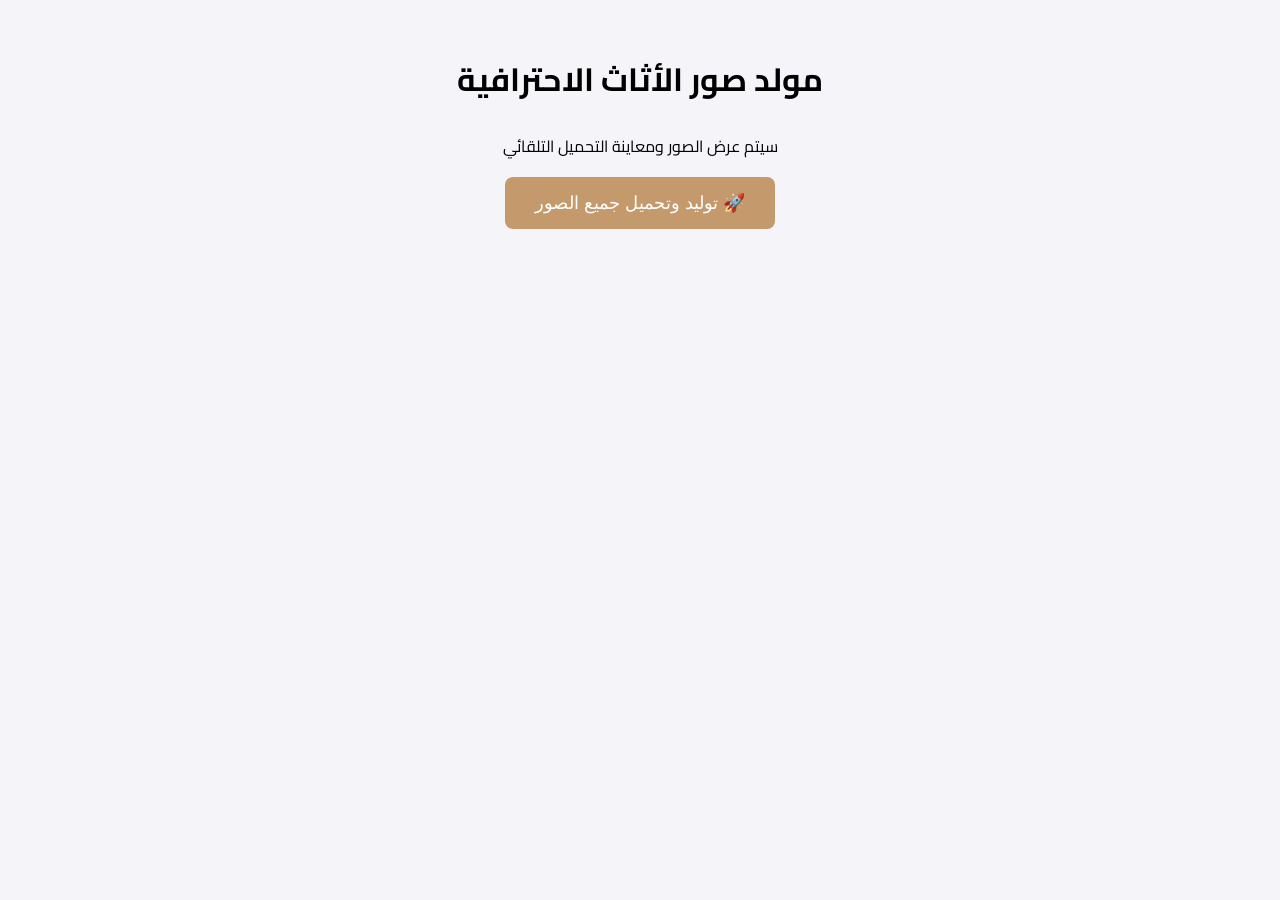
<file: generate-images.html>
<!DOCTYPE html>
<html lang="ar" dir="rtl">
<head>
    <meta charset="UTF-8">
    <title>مولد صور الأثاث الاحترافي</title>
    <link href="https://fonts.googleapis.com/css2?family=Cairo:wght@400;700&display=swap" rel="stylesheet">
    <style>
        body { font-family: 'Cairo', sans-serif; background: #f4f4f9; text-align: center; padding: 20px; }
        .controls { margin-bottom: 30px; }
        button { background: #C49A6C; color: white; padding: 15px 30px; border: none; border-radius: 8px; cursor: pointer; font-size: 18px; transition: 0.3s; }
        button:hover { background: #a67d50; }
        .image-grid { display: grid; grid-template-columns: repeat(auto-fit, minmax(250px, 1fr)); gap: 20px; margin-top: 30px; }
        .image-card { background: white; padding: 10px; border-radius: 12px; box-shadow: 0 5px 15px rgba(0,0,0,0.1); }
        .image-card img { width: 100%; border-radius: 8px; }
    </style>
</head>
<body>
    <h1>مولد صور الأثاث الاحترافية</h1>
    <p>سيتم عرض الصور ومعاينة التحميل التلقائي</p>
    
    <div class="controls">
        <button id="generateBtn">🚀 توليد وتحميل جميع الصور</button>
    </div>

    <div id="output" class="image-grid"></div>

    <script>
        const items = [
            { bg: "#F9F6F0", text: "غرفة نوم مودرن", icon: "🛏️" }, { bg: "#E8DCC8", text: "كنب أنيق", icon: "🛋️" },
            { bg: "#D4C4A8", text: "طعام فاخر", icon: "🍽️" }, { bg: "#C49A6C", text: "مكتب منزلي", icon: "📚" },
            { bg: "#A8B5C4", text: "ديكور غرفة", icon: "🖼️" }, { bg: "#8CA5B5", text: "خزانة ملابس", icon: "🚪" },
            { bg: "#6B8E7B", text: "زاوية مريحة", icon: "🪑" }, { bg: "#D4A373", text: "إضاءة عصرية", icon: "💡" },
            { bg: "#FAEDCD", text: "سجادة فاخرة", icon: "🔲" }, { bg: "#CCD5AE", text: "طاولة جانبية", icon: "🪵" },
            { bg: "#E3D5CA", text: "مرآة زينة", icon: "🪞" }, { bg: "#B5838D", text: "ستائر حرير", icon: "🪟" }
        ];

        function downloadFile(url, name) {
            const a = document.createElement('a');
            a.href = url;
            a.download = name;
            a.click();
        }

        async function generate() {
            const output = document.getElementById('output');
            output.innerHTML = '';
            
            for (let i = 0; i < items.length; i++) {
                const item = items[i];
                const canvas = document.createElement('canvas');
                canvas.width = 800; canvas.height = 600;
                const ctx = canvas.getContext('2d');
                
                // رسم التصميم
                ctx.fillStyle = item.bg;
                ctx.fillRect(0, 0, 800, 600);
                ctx.font = "150px Arial";
                ctx.textAlign = "center";
                ctx.fillStyle = "rgba(255,255,255,0.5)";
                ctx.fillText(item.icon, 400, 350);
                ctx.fillStyle = "#333";
                ctx.font = "bold 35px 'Cairo'";
                ctx.fillText(item.text, 400, 500);
                
                const dataUrl = canvas.toDataURL('image/webp');
                
                // عرض الصورة في الشبكة
                const card = document.createElement('div');
                card.className = 'image-card';
                card.innerHTML = `<img src="${dataUrl}">`;
                output.appendChild(card);
                
                // تحميل الصورة تلقائياً
                downloadFile(dataUrl, `furniture-${i + 1}.webp`);
                
                // تأخير بسيط لتجنب حظر التحميل من المتصفح
                await new Promise(r => setTimeout(r, 200));
            }
        }

        document.getElementById('generateBtn').addEventListener('click', generate);
    </script>
</body>
</html>
</file>
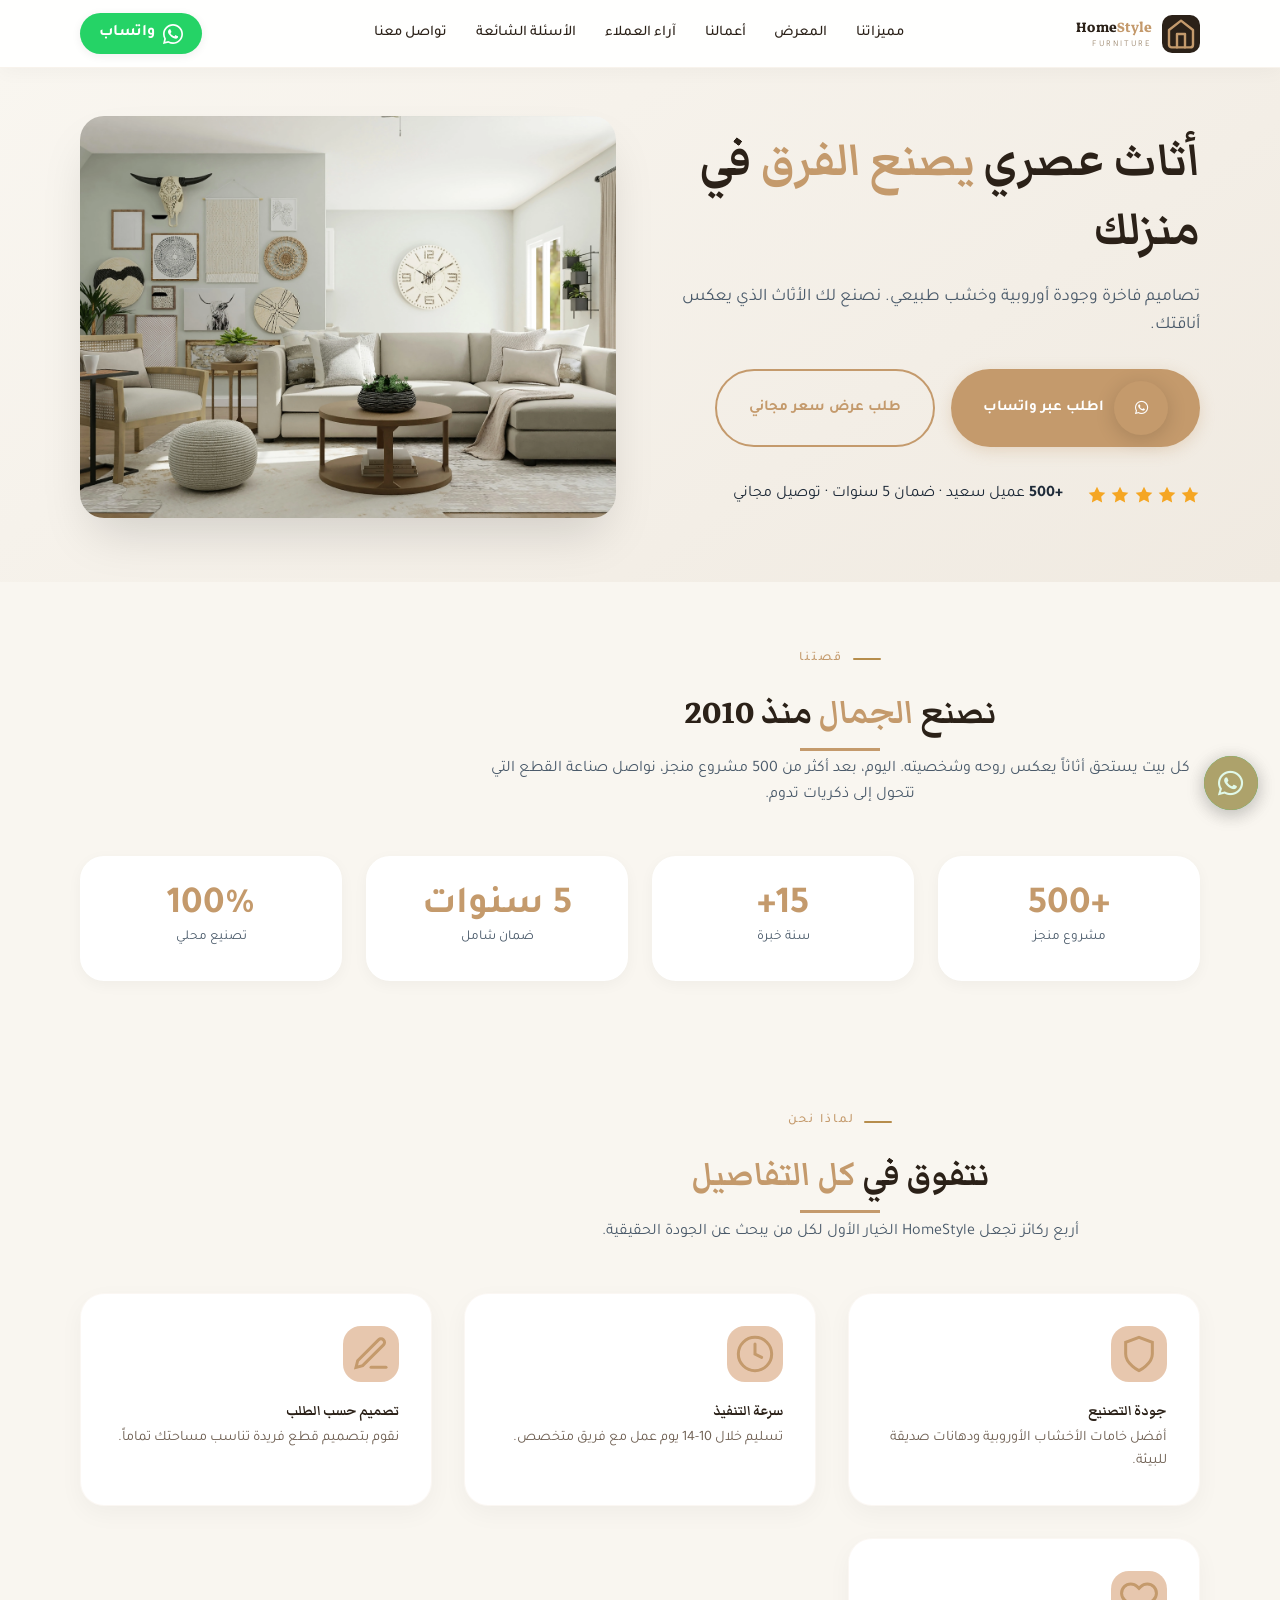
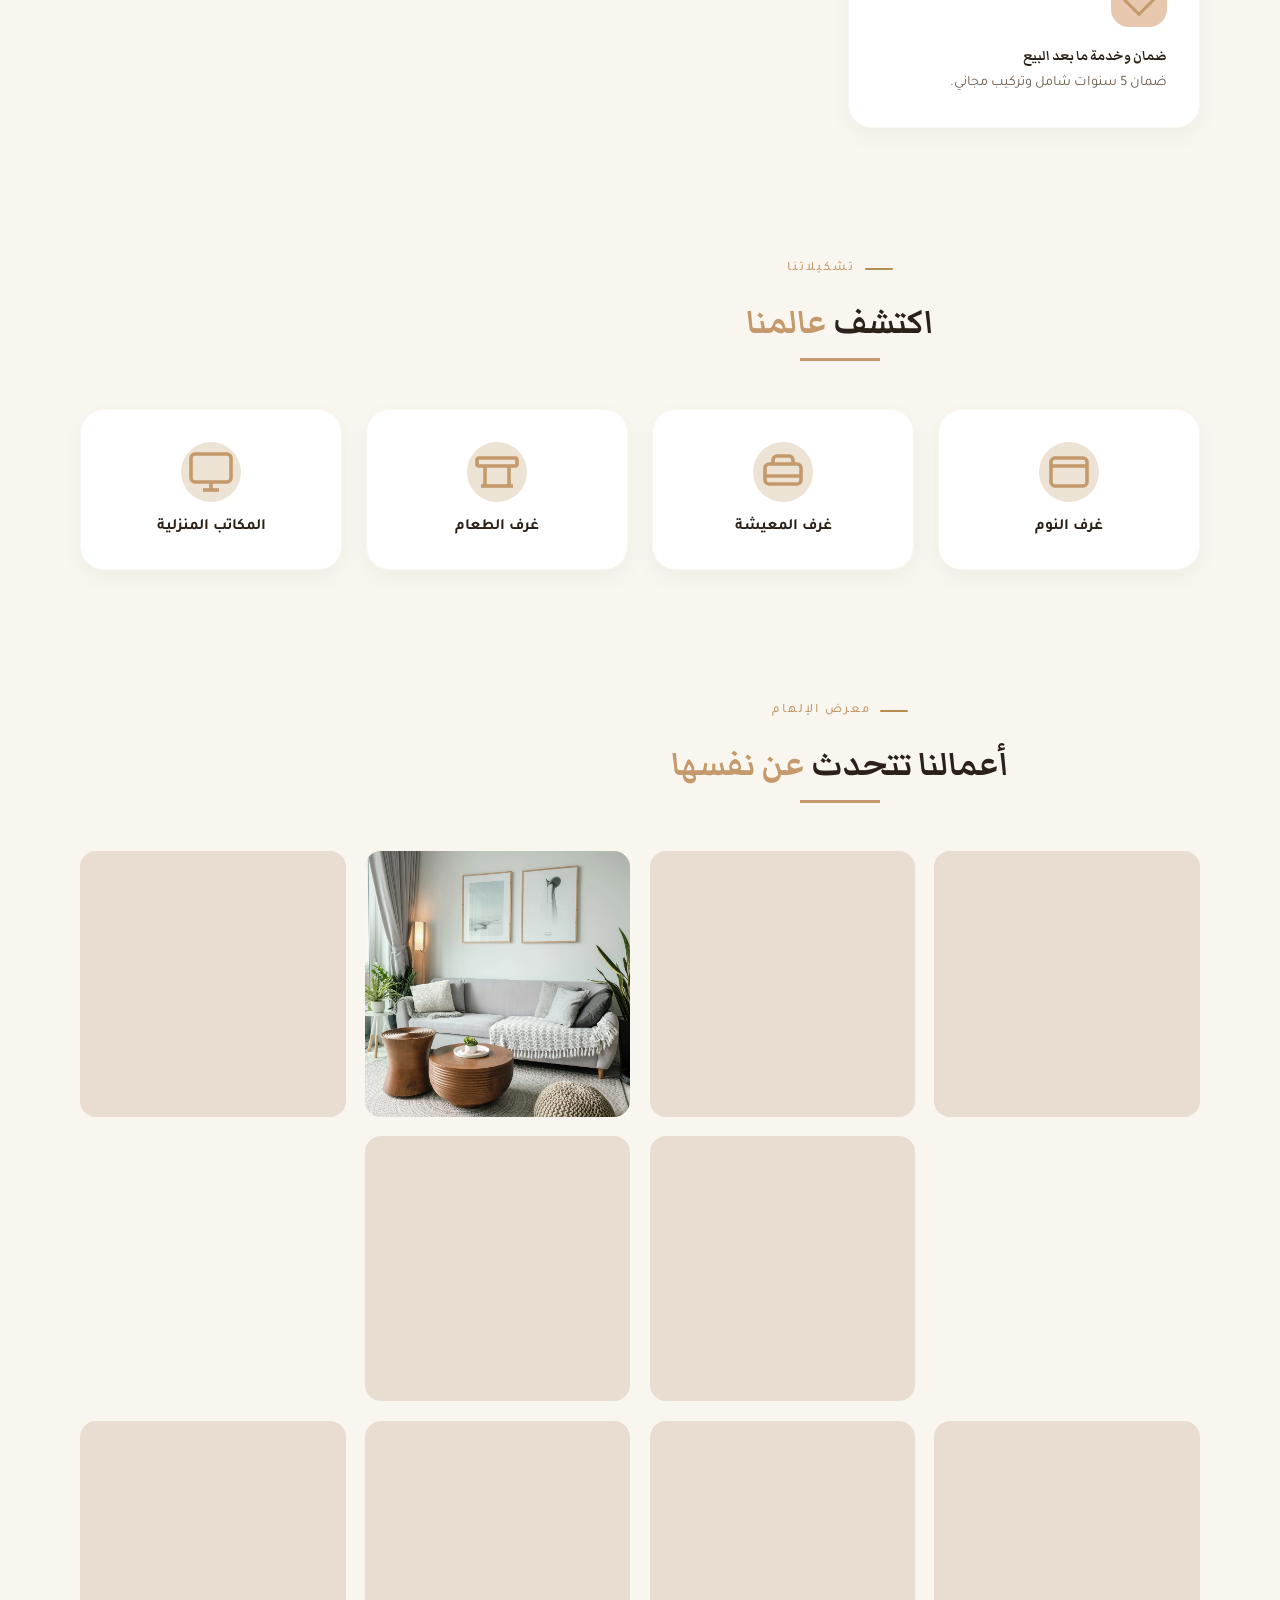
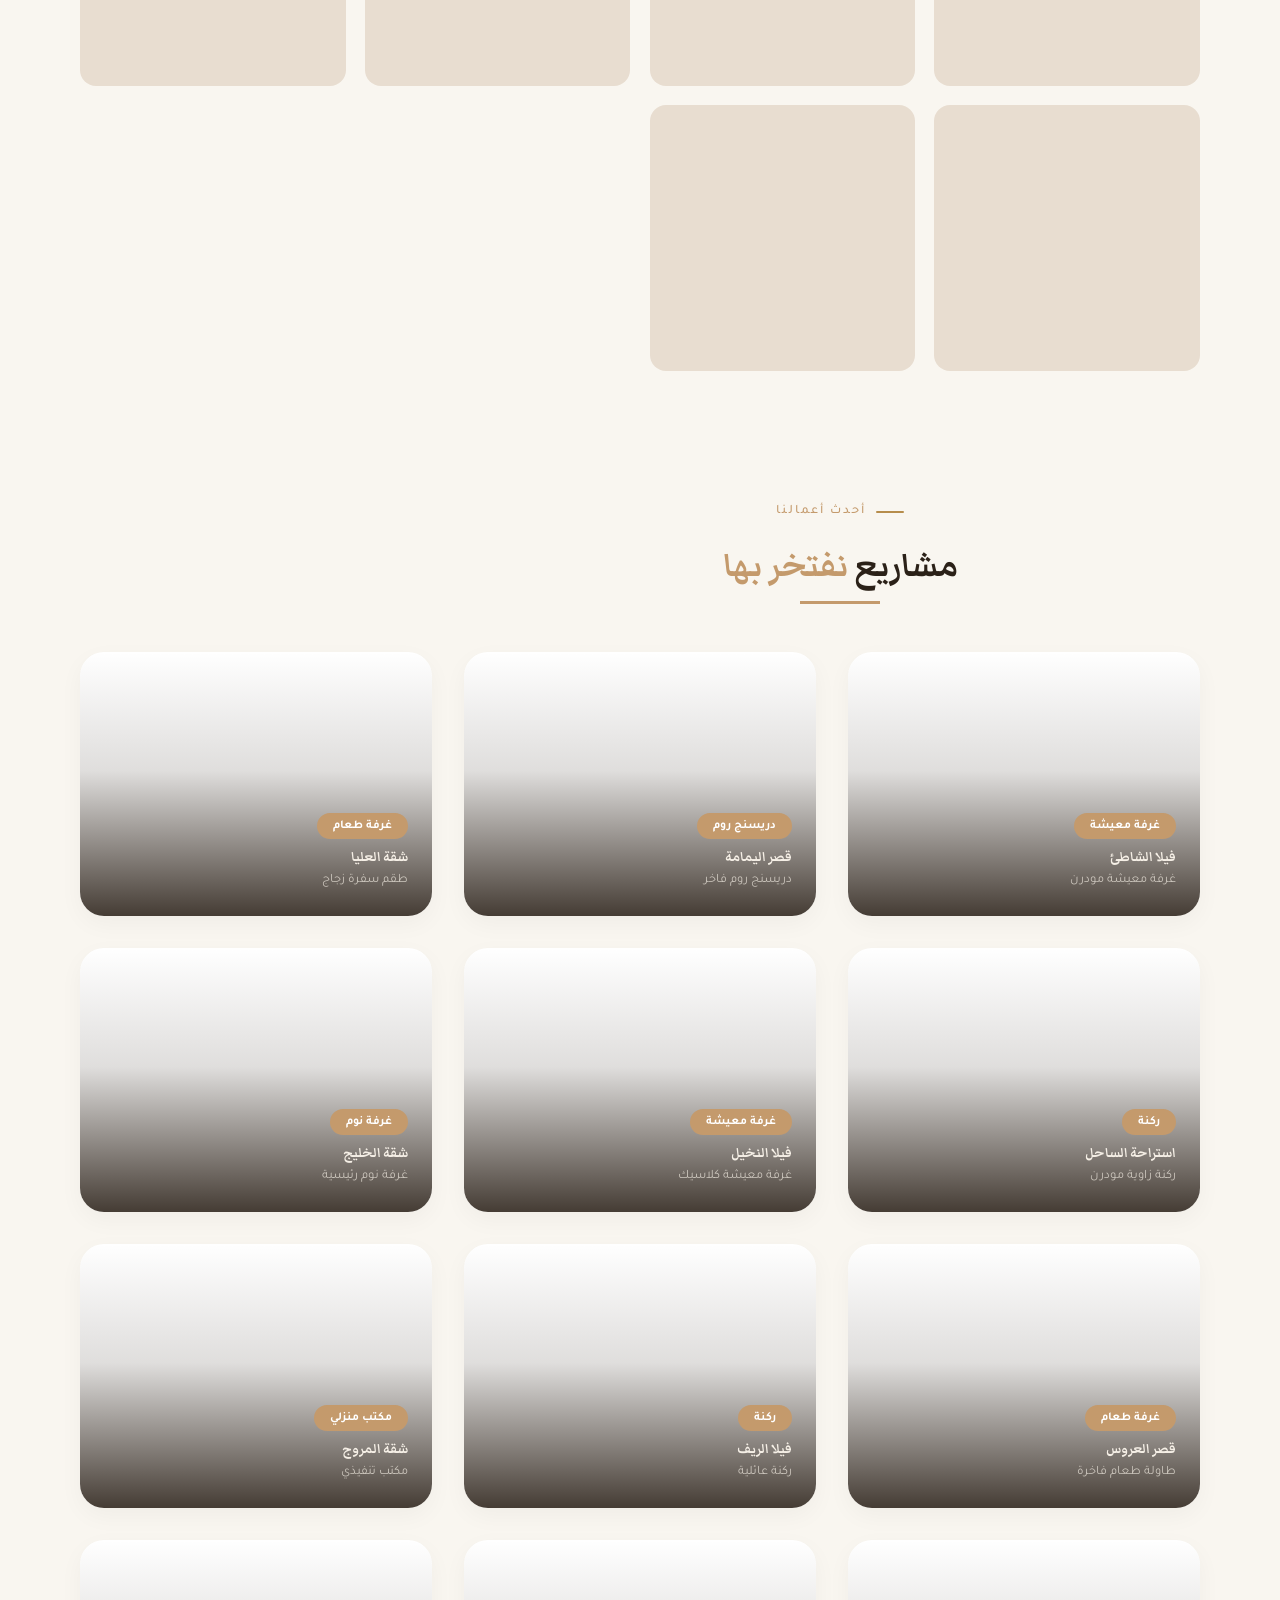
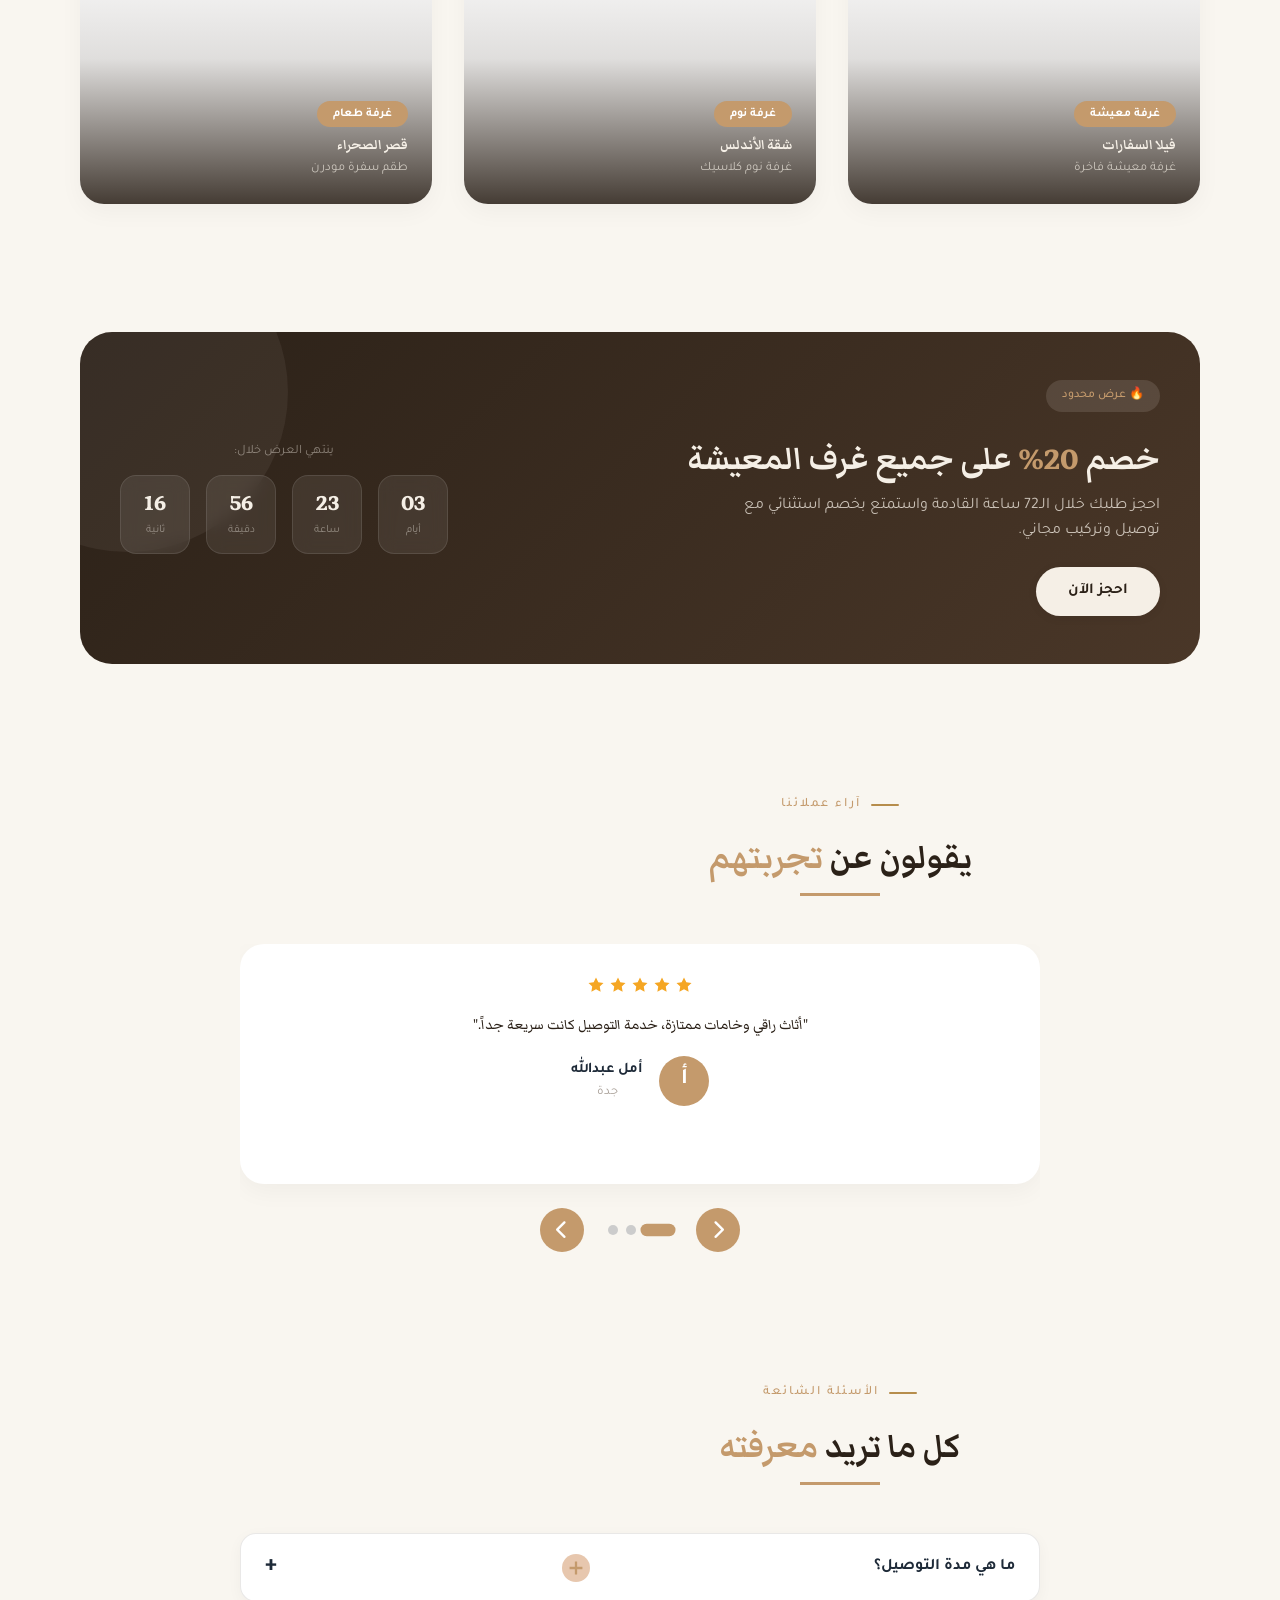
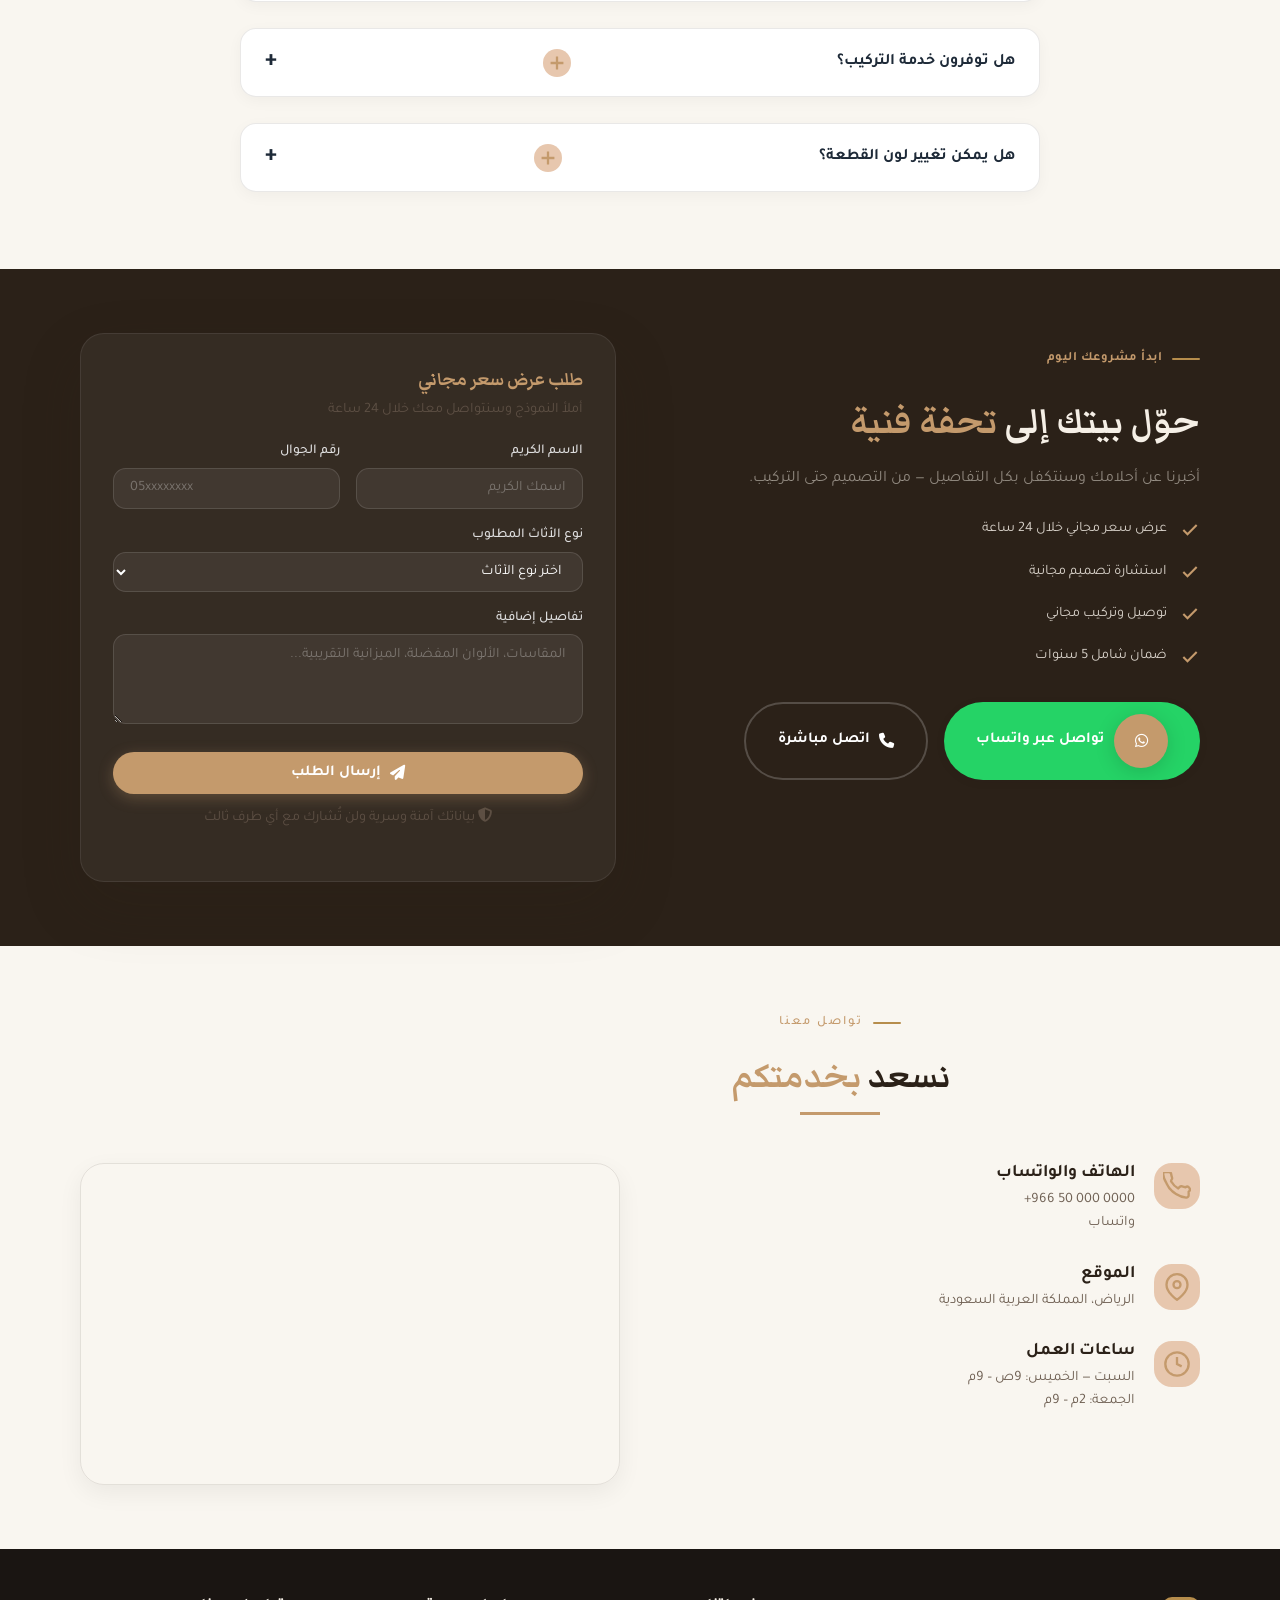
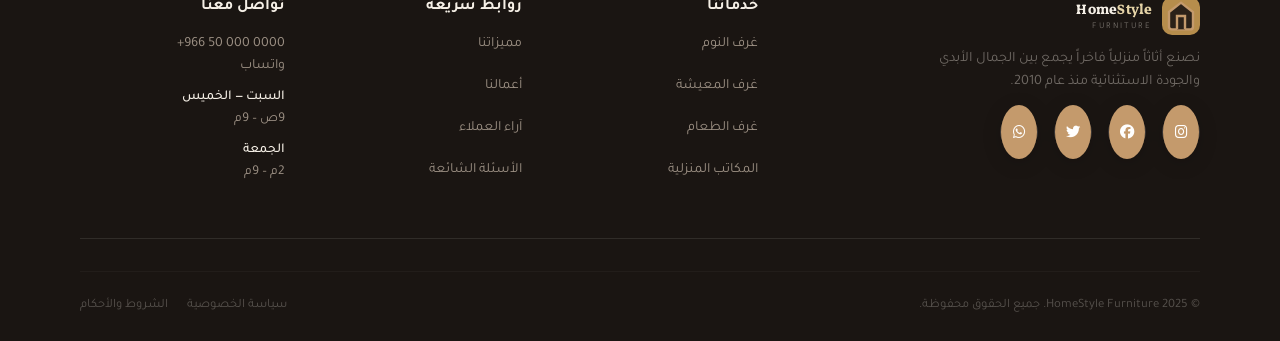
<file: indexor.html>
<!DOCTYPE html>
<html lang="ar" dir="rtl">
<head>
  <meta charset="UTF-8">
  <meta name="viewport" content="width=device-width, initial-scale=1.0, viewport-fit=cover">

  <!-- ═══════════════════════════════════════════════
       SEO META TAGS
  ════════════════════════════════════════════════ -->
  <title>HomeStyle Furniture | أثاث منزلي فاخر مصنوع بجودة استثنائية</title>
  <meta name="description" content="HomeStyle Furniture — متخصصون في تصنيع أثاث منزلي فاخر بخشب طبيعي وخامات عالية الجودة. تصميم حسب الطلب، تنفيذ سريع، ضمان شامل. اطلب عرض سعر مجاناً الآن.">
  <meta name="keywords" content="أثاث منزلي فاخر, غرف نوم, غرف معيشة, أثاث خشبي, تصميم داخلي, أثاث حسب الطلب, HomeStyle Furniture">
  <meta name="author" content="HomeStyle Furniture">
  <meta name="robots" content="index, follow">
  <meta name="theme-color" content="#2B2118">

  <!-- Canonical -->
  <link rel="canonical" href="https://yousif192025.github.io/HomeStyle-furniture/">

  <!-- ═══════════════════════════════════════════════
       OPEN GRAPH
  ════════════════════════════════════════════════ -->
  <meta property="og:type"        content="website">
  <meta property="og:locale"      content="ar_SA">
  <meta property="og:url"         content="https://yousif192025.github.io/HomeStyle-furniture/">
  <meta property="og:title"       content="HomeStyle Furniture | أثاث منزلي فاخر">
  <meta property="og:description" content="أثاث منزلي فاخر مصنوع بخامات طبيعية وتصميم حسب الطلب. جودة استثنائية وضمان شامل.">
  <meta property="og:image"       content="assets/images/hero/hero-image.webp.webp">
  <meta property="og:image:width" content="1600">
  <meta property="og:image:height" content="1200">
  <meta property="og:image:alt"   content="غرفة معيشة بأثاث HomeStyle الفاخر">
  <meta property="og:site_name"   content="HomeStyle Furniture">

  <!-- ═══════════════════════════════════════════════
       TWITTER CARD
  ════════════════════════════════════════════════ -->
  <meta name="twitter:card"        content="summary_large_image">
  <meta name="twitter:title"       content="HomeStyle Furniture | أثاث منزلي فاخر">
  <meta name="twitter:description" content="أثاث منزلي فاخر مصنوع بخامات طبيعية وتصميم حسب الطلب.">
  <meta name="twitter:image"       content="assets/images/hero/hero-living-room.webp">

  <!-- ═══════════════════════════════════════════════
       FAVICONS & MANIFEST
  ════════════════════════════════════════════════ -->
  <link rel="icon"             type="image/svg+xml" href="assets/favicon/favicon.svg">
  <link rel="icon"             type="image/x-icon"  href="assets/favicon/favicon.ico">
  <link rel="apple-touch-icon"                      href="assets/favicon/apple-touch-icon.png">
  <link rel="manifest"                              href="manifest.json">

  <!-- ═══════════════════════════════════════════════
       FONTS
  ════════════════════════════════════════════════ -->
  <link rel="preconnect" href="https://fonts.googleapis.com">
  <link rel="preconnect" href="https://fonts.gstatic.com" crossorigin>
  <link rel="stylesheet" href="https://fonts.googleapis.com/css2?family=Markazi+Text:wght@500;700&family=Tajawal:wght@300;400;500;700&display=swap">

  <!-- Preload hero image for LCP -->
  <link rel="preload" as="image" href="assets/images/hero/hero-living-room.webp" type="image/webp">

  <!-- ═══════════════════════════════════════════════
       AOS LIBRARY (Animate On Scroll)
  ════════════════════════════════════════════════ -->
  <link href="https://unpkg.com/aos@2.3.1/dist/aos.css" rel="stylesheet">

  <!-- ═══════════════════════════════════════════════
       FONT AWESOME 6
  ════════════════════════════════════════════════ -->
  <link rel="stylesheet" href="https://cdnjs.cloudflare.com/ajax/libs/font-awesome/6.5.0/css/all.min.css">

  <!-- ═══════════════════════════════════════════════
       STYLESHEET
  ════════════════════════════════════════════════ -->
  <link rel="stylesheet" href="assets/css/style.css">

  <!-- ═══════════════════════════════════════════════
       CRITICAL CSS (المحسن)
  ════════════════════════════════════════════════ -->
  <style>
    /* ─── RESET ─── */
    * {
      margin: 0;
      padding: 0;
      box-sizing: border-box;
    }
    body {
      font-family: 'Tajawal', 'Segoe UI', sans-serif;
      line-height: 1.6;
      background: #F9F6F0;
      color: #1E2A38;
    }
    .container {
      width: 90%;
      max-width: 1280px;
      margin: 0 auto;
      padding: 0 1rem;
    }
    img {
      max-width: 100%;
      height: auto;
      display: block;
    }
    a {
      text-decoration: none;
      color: inherit;
    }

    /* ─── HEADER ─── */
    .site-header {
      background: rgba(255, 255, 255, 0.92);
      backdrop-filter: blur(12px);
      -webkit-backdrop-filter: blur(12px);
      box-shadow: 0 2px 20px rgba(0,0,0,0.04);
      position: sticky;
      top: 0;
      z-index: 1000;
      border-bottom: 1px solid rgba(196, 154, 108, 0.12);
    }
    .nav {
      display: flex;
      justify-content: space-between;
      align-items: center;
      padding: 0.8rem 0;
      flex-wrap: wrap;
    }
    .logo {
      display: flex;
      align-items: center;
      gap: 0.6rem;
      font-size: 1.6rem;
      font-weight: 700;
      color: #2B2118;
    }
    .logo-mark svg {
      width: 32px;
      height: 32px;
      stroke: #C49A6C;
    }
    .logo-text {
      display: flex;
      flex-direction: column;
      line-height: 1.1;
    }
    .logo-text span:first-child {
      font-size: 1.2rem;
    }
    .logo-accent {
      color: #C49A6C;
    }
    .logo-sub {
      font-size: 0.55rem;
      letter-spacing: 2px;
      color: #8B7355;
      font-weight: 300;
    }
    .nav-links {
      display: flex;
      list-style: none;
      gap: 1.8rem;
      align-items: center;
    }
    .nav-links a {
      font-weight: 500;
      transition: color 0.3s;
      position: relative;
    }
    .nav-links a::after {
      content: '';
      position: absolute;
      bottom: -4px;
      right: 0;
      width: 0;
      height: 2px;
      background: #C49A6C;
      transition: width 0.3s;
    }
    .nav-links a:hover::after {
      width: 100%;
    }
    .nav-actions {
      display: flex;
      align-items: center;
      gap: 1rem;
    }
    .btn--whatsapp {
      background: #25D366;
      color: #fff;
      padding: 0.5rem 1.2rem;
      border-radius: 2rem;
      display: flex;
      align-items: center;
      gap: 0.5rem;
      font-weight: 600;
      transition: transform 0.2s;
    }
    .btn--whatsapp:hover {
      transform: scale(1.04);
    }
    .btn--whatsapp svg {
      width: 20px;
      height: 20px;
    }
    .nav-toggle {
      display: none;
      flex-direction: column;
      gap: 5px;
      background: none;
      border: none;
      cursor: pointer;
      padding: 4px;
    }
    .nav-toggle span {
      width: 26px;
      height: 3px;
      background: #2B2118;
      border-radius: 4px;
      transition: 0.3s;
    }

    /* ─── HERO ─── */
    .hero {
      padding: 3rem 0 4rem;
      background: linear-gradient(145deg, #F9F6F0 0%, #F0EAE1 100%);
    }
    .hero .container {
      display: flex;
      align-items: center;
      gap: 3rem;
      flex-wrap: wrap;
    }
    .hero-content {
      flex: 1;
    }
    .hero-content h1 {
      font-size: clamp(2.2rem, 5vw, 3.6rem);
      line-height: 1.2;
      margin-bottom: 1.2rem;
    }
    .hero-content h1 em {
      color: #C49A6C;
      font-style: normal;
    }
    .hero-desc {
      font-size: 1.1rem;
      color: #4A5A6A;
      margin-bottom: 1.8rem;
    }
    .btn-row {
      display: flex;
      gap: 1rem;
      flex-wrap: wrap;
    }
    .btn {
      display: inline-flex;
      align-items: center;
      gap: 0.6rem;
      padding: 0.75rem 2rem;
      border-radius: 2.5rem;
      font-weight: 600;
      transition: all 0.3s ease;
      border: none;
      cursor: pointer;
    }
    .btn--primary {
      background: #C49A6C;
      color: #fff;
      box-shadow: 0 4px 15px rgba(196, 154, 108, 0.3);
    }
    .btn--primary:hover {
      background: #A87D52;
      transform: translateY(-2px);
    }
    .btn--outline {
      border: 2px solid #C49A6C;
      color: #C49A6C;
      background: transparent;
    }
    .btn--outline:hover {
      background: #C49A6C;
      color: #fff;
    }
    .hero-media {
      flex: 1;
      position: relative;
    }
    .hero-media-frame {
      border-radius: 1.5rem;
      overflow: hidden;
      box-shadow: 0 25px 50px -12px rgba(0,0,0,0.15);
    }
    .hero-media-frame img {
      width: 100%;
      aspect-ratio: 4/3;
      object-fit: cover;
      transition: transform 0.5s;
    }
    .hero-media-frame:hover img {
      transform: scale(1.02);
    }
    .hero-trust {
      display: flex;
      align-items: center;
      gap: 1.5rem;
      margin-top: 1.5rem;
      flex-wrap: wrap;
    }
    .hero-trust-stars {
      display: flex;
      gap: 0.2rem;
      color: #F5A623;
    }
    .hero-trust-stars svg {
      width: 20px;
      height: 20px;
    }

    /* ─── SECTIONS ─── */
    .section {
      padding: 4rem 0;
    }
    .section--cream {
      background: #F9F6F0;
    }
    .section--espresso {
      background: #2B2118;
      color: #F5EFE6;
    }
    .section-head {
      text-align: center;
      margin-bottom: 3rem;
    }
    .section-head .eyebrow {
      font-size: 0.8rem;
      letter-spacing: 2px;
      color: #C49A6C;
      font-weight: 500;
    }
    .section-title {
      font-size: clamp(1.8rem, 4vw, 2.6rem);
      margin: 0.4rem 0;
    }
    .section-title em {
      color: #C49A6C;
      font-style: normal;
    }
    .section-desc {
      max-width: 700px;
      margin: 0 auto;
      color: #4A5A6A;
    }

    /* ─── FEATURES ─── */
    .features-grid {
      display: grid;
      grid-template-columns: repeat(auto-fit, minmax(260px, 1fr));
      gap: 2rem;
    }
    .feature-card {
      background: #fff;
      padding: 2rem;
      border-radius: 1.5rem;
      box-shadow: 0 8px 25px rgba(0,0,0,0.04);
      transition: all 0.3s ease;
      border: 1px solid rgba(196, 154, 108, 0.08);
    }
    .feature-card:hover {
      transform: translateY(-6px);
      box-shadow: 0 15px 40px rgba(0,0,0,0.08);
    }
    .feature-icon svg {
      width: 40px;
      height: 40px;
      stroke: #C49A6C;
      stroke-width: 1.8;
    }
    .feature-card h3 {
      margin: 0.8rem 0 0.3rem;
    }

    /* ─── CATEGORIES ─── */
    .categories-grid {
      display: grid;
      grid-template-columns: repeat(auto-fit, minmax(200px, 1fr));
      gap: 1.5rem;
    }
    .category-card {
      background: #fff;
      padding: 2rem 1rem;
      border-radius: 1.5rem;
      text-align: center;
      transition: all 0.3s ease;
      box-shadow: 0 8px 25px rgba(0,0,0,0.04);
      border: 1px solid rgba(196, 154, 108, 0.08);
    }
    .category-card:hover {
      transform: translateY(-6px);
      box-shadow: 0 15px 40px rgba(0,0,0,0.08);
    }
    .category-icon svg {
      width: 48px;
      height: 48px;
      stroke: #C49A6C;
      stroke-width: 1.8;
    }
    .category-card h3 {
      margin-top: 0.8rem;
    }

    /* ─── GALLERY ─── */
    .gallery-grid {
      display: grid;
      grid-template-columns: repeat(auto-fill, minmax(250px, 1fr));
      gap: 1.2rem;
    }
    .gallery-item {
      border-radius: 1rem;
      overflow: hidden;
      position: relative;
      cursor: pointer;
      aspect-ratio: 1/1;
      background: #E8DDD0;
      border: none;
      padding: 0;
    }
    .gallery-item img {
      width: 100%;
      height: 100%;
      object-fit: cover;
      transition: transform 0.5s ease;
    }
    .gallery-item:hover img {
      transform: scale(1.06);
    }
    .gallery-overlay {
      position: absolute;
      bottom: 0;
      left: 0;
      right: 0;
      background: linear-gradient(transparent, rgba(0,0,0,0.6));
      color: #fff;
      padding: 1rem;
      transform: translateY(100%);
      transition: transform 0.3s ease;
    }
    .gallery-item:hover .gallery-overlay {
      transform: translateY(0);
    }

    /* ─── PROJECTS ─── */
    .projects-grid {
      display: grid;
      grid-template-columns: repeat(auto-fit, minmax(280px, 1fr));
      gap: 2rem;
    }
    .project-card {
      background: #fff;
      border-radius: 1.5rem;
      overflow: hidden;
      box-shadow: 0 8px 25px rgba(0,0,0,0.04);
      transition: all 0.3s ease;
    }
    .project-card:hover {
      transform: translateY(-8px);
      box-shadow: 0 20px 40px rgba(0,0,0,0.08);
    }
    .project-card img {
      width: 100%;
      height: 220px;
      object-fit: cover;
    }
    .project-overlay {
      padding: 1.5rem;
    }
    .project-tag {
      display: inline-block;
      background: #C49A6C;
      color: #fff;
      padding: 0.2rem 1rem;
      border-radius: 2rem;
      font-size: 0.75rem;
      margin-bottom: 0.5rem;
    }

    /* ─── OFFER + COUNTDOWN ─── */
    .promo {
      background: linear-gradient(135deg, #2B2118, #4A3728);
      border-radius: 2rem;
      padding: 3rem 2.5rem;
      color: #F5EFE6;
      display: flex;
      flex-wrap: wrap;
      justify-content: space-between;
      align-items: center;
      gap: 2rem;
    }
    .promo-content {
      flex: 2;
    }
    .promo-content h2 {
      font-size: clamp(1.8rem, 4vw, 2.5rem);
    }
    .promo-content h2 em {
      color: #C49A6C;
      font-style: normal;
    }
    .btn--light {
      background: #F5EFE6;
      color: #2B2118;
    }
    .btn--light:hover {
      background: #fff;
      transform: translateY(-2px);
    }
    .countdown {
      display: flex;
      gap: 1rem;
      flex-wrap: wrap;
    }
    .countdown-cell {
      background: rgba(255,255,255,0.08);
      backdrop-filter: blur(8px);
      padding: 0.8rem 1.2rem;
      border-radius: 1rem;
      text-align: center;
      min-width: 70px;
      border: 1px solid rgba(255,255,255,0.1);
    }
    .countdown-num {
      font-size: 1.8rem;
      font-weight: 700;
      display: block;
      font-family: 'Markazi Text', serif;
    }
    .countdown-label {
      font-size: 0.7rem;
      opacity: 0.7;
    }

    /* ─── TESTIMONIALS ─── */
    .testimonials-slider {
      position: relative;
      max-width: 800px;
      margin: 0 auto;
      overflow: hidden;
    }
    .testimonial-track {
      display: flex;
      transition: transform 0.5s ease;
    }
    .testimonial-slide {
      flex: 0 0 100%;
      padding: 2rem;
      background: #fff;
      border-radius: 1.5rem;
      box-shadow: 0 8px 25px rgba(0,0,0,0.04);
      text-align: center;
    }
    .testimonial-stars {
      color: #F5A623;
    }
    .testimonial-stars svg {
      width: 18px;
      height: 18px;
    }
    .testimonial-quote {
      font-size: 1.1rem;
      margin: 1rem 0;
    }
    .testimonial-author {
      display: flex;
      align-items: center;
      justify-content: center;
      gap: 1rem;
    }
    .testimonial-avatar {
      width: 50px;
      height: 50px;
      border-radius: 50%;
      background: #C49A6C;
      display: flex;
      align-items: center;
      justify-content: center;
      color: #fff;
      font-size: 1.4rem;
      font-weight: 700;
    }
    .slider-controls {
      display: flex;
      justify-content: center;
      gap: 1rem;
      margin-top: 1.5rem;
    }
    .slider-btn {
      background: #C49A6C;
      color: #fff;
      border: none;
      width: 44px;
      height: 44px;
      border-radius: 50%;
      font-size: 1.2rem;
      cursor: pointer;
      transition: 0.3s;
    }
    .slider-btn:hover {
      background: #A87D52;
    }
    .slider-dots {
      display: flex;
      gap: 0.5rem;
      align-items: center;
    }
    .slider-dot {
      width: 10px;
      height: 10px;
      border-radius: 50%;
      border: none;
      background: #ccc;
      cursor: pointer;
      transition: 0.3s;
    }
    .slider-dot[aria-current="true"] {
      background: #C49A6C;
      width: 28px;
      border-radius: 6px;
    }

    /* ─── FAQ ─── */
    .faq-list {
      max-width: 800px;
      margin: 0 auto;
    }
    .faq-item {
      background: #fff;
      border-radius: 1rem;
      margin-bottom: 0.8rem;
      overflow: hidden;
      box-shadow: 0 4px 15px rgba(0,0,0,0.04);
    }
    .faq-question {
      width: 100%;
      padding: 1.2rem 1.5rem;
      background: none;
      border: none;
      display: flex;
      justify-content: space-between;
      align-items: center;
      font-weight: 600;
      font-size: 1rem;
      cursor: pointer;
      transition: background 0.3s;
      font-family: inherit;
      text-align: right;
      color: #1E2A38;
    }
    .faq-question:hover {
      background: #f5f0eb;
    }
    .faq-icon svg {
      width: 22px;
      height: 22px;
      stroke: #C49A6C;
      transition: transform 0.3s;
    }
    .faq-item[data-open="true"] .faq-icon svg {
      transform: rotate(45deg);
    }
    .faq-answer {
      max-height: 0;
      overflow: hidden;
      transition: max-height 0.4s ease, padding 0.3s ease;
      padding: 0 1.5rem;
    }
    .faq-item[data-open="true"] .faq-answer {
      max-height: 200px;
      padding: 0 1.5rem 1.5rem;
    }
    .faq-answer-inner p {
      margin: 0;
    }

    /* ─── CTA + FORM ─── */
    .cta-grid {
      display: grid;
      grid-template-columns: 1fr 1fr;
      gap: 3rem;
      align-items: start;
    }
    @media (max-width: 768px) {
      .cta-grid {
        grid-template-columns: 1fr;
      }
    }
    .cta-content h2 {
      font-size: clamp(2rem, 4vw, 2.8rem);
    }
    .cta-content h2 em {
      color: #C49A6C;
      font-style: normal;
    }
    .cta-list {
      list-style: none;
      margin: 1.5rem 0;
    }
    .cta-list li {
      display: flex;
      align-items: center;
      gap: 0.8rem;
      margin-bottom: 0.6rem;
    }
    .cta-list li svg {
      width: 20px;
      height: 20px;
      stroke: #C49A6C;
      stroke-width: 2.5;
    }
    .quote-form {
      background: rgba(255,255,255,0.05);
      padding: 2rem;
      border-radius: 1.5rem;
      border: 1px solid rgba(255,255,255,0.08);
    }
    .quote-form h3 {
      color: #C49A6C;
      font-size: 1.4rem;
    }
    .quote-form p {
      opacity: 0.7;
      margin-bottom: 1.2rem;
      font-size: 0.9rem;
    }
    .form-row {
      display: grid;
      grid-template-columns: 1fr 1fr;
      gap: 1rem;
    }
    @media (max-width: 500px) {
      .form-row {
        grid-template-columns: 1fr;
      }
    }
    .form-field {
      margin-bottom: 1rem;
    }
    .form-field label {
      display: block;
      font-size: 0.85rem;
      font-weight: 500;
      margin-bottom: 0.3rem;
      color: #ddd;
    }
    .form-field input,
    .form-field select,
    .form-field textarea {
      width: 100%;
      padding: 0.7rem 1rem;
      border-radius: 0.8rem;
      border: 1px solid rgba(255,255,255,0.12);
      background: rgba(255,255,255,0.06);
      color: #fff;
      font-family: inherit;
      transition: border 0.3s;
    }
    .form-field input:focus,
    .form-field select:focus,
    .form-field textarea:focus {
      outline: none;
      border-color: #C49A6C;
    }
    .form-field input::placeholder,
    .form-field textarea::placeholder {
      color: rgba(255,255,255,0.3);
    }
    .form-field select option {
      background: #2B2118;
    }
    .btn--block {
      width: 100%;
      justify-content: center;
    }
    .form-note {
      font-size: 0.75rem;
      opacity: 0.5;
      margin-top: 0.8rem;
    }

    /* ─── CONTACT ─── */
    .contact-grid {
      display: grid;
      grid-template-columns: 1fr 1fr;
      gap: 2.5rem;
    }
    @media (max-width: 768px) {
      .contact-grid {
        grid-template-columns: 1fr;
      }
    }
    .contact-item {
      display: flex;
      gap: 1.2rem;
      margin-bottom: 1.8rem;
    }
    .contact-icon svg {
      width: 28px;
      height: 28px;
      stroke: #C49A6C;
      stroke-width: 2;
    }
    .contact-item h3 {
      font-size: 1.1rem;
    }
    .map-frame {
      border-radius: 1.5rem;
      overflow: hidden;
      box-shadow: 0 8px 25px rgba(0,0,0,0.06);
    }
    .map-frame iframe {
      width: 100%;
      height: 300px;
      border: none;
    }

    /* ─── FOOTER ─── */
    .site-footer {
      background: #1A1512;
      color: #D4C5B5;
      padding: 3rem 0 1.5rem;
    }
    .footer-grid {
      display: grid;
      grid-template-columns: 2fr 1fr 1fr 1fr;
      gap: 2rem;
      margin-bottom: 2rem;
    }
    @media (max-width: 768px) {
      .footer-grid {
        grid-template-columns: 1fr 1fr;
      }
    }
    @media (max-width: 480px) {
      .footer-grid {
        grid-template-columns: 1fr;
      }
    }
    .footer-brand p {
      margin: 0.8rem 0;
      font-size: 0.9rem;
      opacity: 0.7;
    }
    .footer-social {
      display: flex;
      gap: 1rem;
    }
    .footer-social a {
      color: #D4C5B5;
      transition: color 0.3s;
    }
    .footer-social a:hover {
      color: #C49A6C;
    }
    .footer-social svg {
      width: 24px;
      height: 24px;
    }
    .footer-col h3 {
      color: #F5EFE6;
      font-size: 1rem;
      margin-bottom: 1rem;
    }
    .footer-col ul {
      list-style: none;
    }
    .footer-col li {
      margin-bottom: 0.5rem;
    }
    .footer-col a {
      opacity: 0.7;
      transition: opacity 0.3s;
    }
    .footer-col a:hover {
      opacity: 1;
    }
    .footer-hours dt {
      font-weight: 500;
      color: #F5EFE6;
      font-size: 0.85rem;
    }
    .footer-hours dd {
      margin-bottom: 0.4rem;
      font-size: 0.85rem;
      opacity: 0.7;
    }
    .footer-bottom {
      border-top: 1px solid rgba(255,255,255,0.06);
      padding-top: 1.5rem;
      display: flex;
      justify-content: space-between;
      flex-wrap: wrap;
      gap: 1rem;
      font-size: 0.8rem;
      opacity: 0.6;
    }
    .footer-legal {
      display: flex;
      gap: 1.2rem;
    }

    /* ─── FLOATING ACTIONS ─── */
    .fab-stack {
      position: fixed;
      bottom: 24px;
      left: 24px;
      display: flex;
      flex-direction: column-reverse;
      gap: 12px;
      z-index: 999;
    }
    .fab {
      width: 54px;
      height: 54px;
      border-radius: 50%;
      display: flex;
      align-items: center;
      justify-content: center;
      border: none;
      cursor: pointer;
      transition: all 0.3s ease;
      box-shadow: 0 4px 20px rgba(0,0,0,0.15);
      color: #fff;
      background: #C49A6C;
    }
    .fab:hover {
      transform: scale(1.08);
    }
    .fab--whatsapp {
      background: #25D366;
      position: relative;
    }
    .fab-pulse {
      position: absolute;
      width: 100%;
      height: 100%;
      border-radius: 50%;
      background: #25D366;
      animation: pulse-wa 2s ease-in-out infinite;
      opacity: 0.4;
    }
    @keyframes pulse-wa {
      0%, 100% { transform: scale(1); opacity: 0.4; }
      50% { transform: scale(1.2); opacity: 0; }
    }
    .fab svg {
      width: 26px;
      height: 26px;
      fill: currentColor;
      stroke: none;
    }

    /* ─── RESPONSIVE ─── */
    @media (max-width: 992px) {
      .nav-links {
        display: none;
        position: absolute;
        top: 100%;
        left: 0;
        right: 0;
        background: rgba(255,255,255,0.98);
        flex-direction: column;
        padding: 1.5rem 2rem;
        gap: 0.8rem;
        box-shadow: 0 20px 40px rgba(0,0,0,0.08);
        backdrop-filter: blur(12px);
      }
      .nav-links.is-open {
        display: flex;
      }
      .nav-toggle {
        display: flex;
      }
    }
    @media (max-width: 768px) {
      .hero .container {
        flex-direction: column;
        text-align: center;
      }
      .btn-row {
        justify-content: center;
      }
      .hero-trust {
        justify-content: center;
      }
      .promo {
        flex-direction: column;
        text-align: center;
        padding: 2rem 1.5rem;
      }
      .countdown {
        justify-content: center;
      }
    }
    @media (max-width: 480px) {
      .container {
        width: 95%;
        padding: 0 0.5rem;
      }
      .gallery-grid {
        grid-template-columns: 1fr 1fr;
      }
    }

    /* ─── AOS OVERRIDE ─── */
    [data-aos] {
      pointer-events: none;
    }
    [data-aos].aos-animate {
      pointer-events: auto;
    }
  </style>
</head>
<body>

  <!-- ═══════════════════════════════════════════════
       HEADER
  ════════════════════════════════════════════════ -->
  <header class="site-header" role="banner">
    <div class="container">
      <nav class="nav" aria-label="التنقل الرئيسي">
        <a href="#" class="logo" aria-label="HomeStyle Furniture — الصفحة الرئيسية">
          <span class="logo-mark" aria-hidden="true">
            <svg viewBox="0 0 24 24" fill="none" stroke="currentColor" stroke-width="1.8" stroke-linecap="round" stroke-linejoin="round">
              <path d="M3 9l9-7 9 7v11a2 2 0 01-2 2H5a2 2 0 01-2-2z"/><polyline points="9 22 9 12 15 12 15 22"/>
            </svg>
          </span>
          <span class="logo-text">
            <span>Home<span class="logo-accent">Style</span></span>
            <span class="logo-sub">FURNITURE</span>
          </span>
        </a>

        <ul class="nav-links" id="navLinks" role="list">
          <li><a href="#features">مميزاتنا</a></li>
          <li><a href="#gallery">المعرض</a></li>
          <li><a href="#projects">أعمالنا</a></li>
          <li><a href="#testimonials">آراء العملاء</a></li>
          <li><a href="#faq">الأسئلة الشائعة</a></li>
          <li><a href="#contact">تواصل معنا</a></li>
        </ul>

        <div class="nav-actions">
          <a href="https://wa.me/966500000000?text=السلام%20عليكم،%20أود%20الاستفسار%20عن%20الأثاث"
             class="btn--whatsapp"
             target="_blank"
             rel="noopener noreferrer"
             aria-label="تواصل معنا عبر واتساب">
            <svg viewBox="0 0 24 24" fill="currentColor"><path d="M17.472 14.382c-.297-.149-1.758-.867-2.031-.967-.273-.099-.472-.148-.67.15-.198.297-.767.966-.94 1.164-.173.199-.347.223-.644.074-.297-.149-1.255-.462-2.39-1.475-.883-.788-1.48-1.761-1.653-2.059-.173-.297-.018-.458.13-.606.134-.133.297-.347.446-.521.149-.173.198-.297.298-.495.099-.198.05-.372-.025-.521-.075-.148-.669-1.611-.916-2.206-.242-.579-.487-.501-.669-.51-.173-.008-.372-.01-.57-.01-.198 0-.52.074-.792.372-.273.297-1.04 1.016-1.04 2.479 0 1.463 1.065 2.876 1.213 3.074.149.198 2.095 3.2 5.077 4.487.709.306 1.263.489 1.694.626.712.226 1.361.194 1.872.118.571-.085 1.758-.719 2.006-1.413.248-.694.248-1.29.173-1.413-.074-.124-.272-.198-.57-.347z"/><path d="M12 0C5.373 0 0 5.373 0 12c0 2.098.537 4.073 1.477 5.796L0 24l6.369-1.46A11.956 11.956 0 0012 24c6.627 0 12-5.373 12-12S18.627 0 12 0zm0 22c-1.893 0-3.659-.502-5.186-1.377l-.372-.218-3.783.992.964-3.69-.239-.38A9.959 9.959 0 012 12c0-5.523 4.477-10 10-10s10 4.477 10 10-4.477 10-10 10z"/></svg>
            <span>واتساب</span>
          </a>

          <button class="nav-toggle" id="navToggle" aria-expanded="false" aria-controls="navLinks" aria-label="فتح القائمة">
            <span></span><span></span><span></span>
          </button>
        </div>
      </nav>
    </div>
  </header>

  <main id="main-content">

    <!-- ═══════════════════════════════════════════════
         HERO
    ════════════════════════════════════════════════ -->
    <section class="hero" id="home" aria-labelledby="hero-heading">
      <div class="container">
        <div class="hero-content" data-aos="fade-right" data-aos-duration="800">
          <h1 id="hero-heading">أثاث عصري <em>يصنع الفرق</em> في منزلك</h1>
          <p class="hero-desc">تصاميم فاخرة وجودة أوروبية وخشب طبيعي. نصنع لك الأثاث الذي يعكس أناقتك.</p>
          <div class="btn-row">
            <a href="https://wa.me/966500000000?text=السلام%20عليكم،%20أريد%20معرفة%20المزيد%20عن%20الأثاث"
               class="btn btn--primary"
               target="_blank" rel="noopener noreferrer">
              <i class="fab fa-whatsapp"></i> اطلب عبر واتساب
            </a>
            <a href="#cta" class="btn btn--outline">طلب عرض سعر مجاني</a>
          </div>
          <div class="hero-trust" aria-label="مؤشرات الثقة">
            <div class="hero-trust-stars" aria-label="تقييم 5 من 5 نجوم">
              <svg viewBox="0 0 24 24" fill="currentColor"><polygon points="12 2 15.09 8.26 22 9.27 17 14.14 18.18 21.02 12 17.77 5.82 21.02 7 14.14 2 9.27 8.91 8.26 12 2"/></svg>
              <svg viewBox="0 0 24 24" fill="currentColor"><polygon points="12 2 15.09 8.26 22 9.27 17 14.14 18.18 21.02 12 17.77 5.82 21.02 7 14.14 2 9.27 8.91 8.26 12 2"/></svg>
              <svg viewBox="0 0 24 24" fill="currentColor"><polygon points="12 2 15.09 8.26 22 9.27 17 14.14 18.18 21.02 12 17.77 5.82 21.02 7 14.14 2 9.27 8.91 8.26 12 2"/></svg>
              <svg viewBox="0 0 24 24" fill="currentColor"><polygon points="12 2 15.09 8.26 22 9.27 17 14.14 18.18 21.02 12 17.77 5.82 21.02 7 14.14 2 9.27 8.91 8.26 12 2"/></svg>
              <svg viewBox="0 0 24 24" fill="currentColor"><polygon points="12 2 15.09 8.26 22 9.27 17 14.14 18.18 21.02 12 17.77 5.82 21.02 7 14.14 2 9.27 8.91 8.26 12 2"/></svg>
            </div>
            <p><strong>+500</strong> عميل سعيد · ضمان 5 سنوات · توصيل مجاني</p>
          </div>
        </div>

        <div class="hero-media" data-aos="fade-left" data-aos-duration="800" data-aos-delay="200">
          <div class="hero-media-frame">
            <img src="assets/images/hero/hero-image.webp.webp"
                 alt="غرفة معيشة فاخرة بأثاث HomeStyle الخشبي العصري"
                 width="800" height="600" fetchpriority="high" loading="eager" decoding="sync">
          </div>
        </div>
      </div>
    </section>

    <!-- ═══════════════════════════════════════════════
         ABOUT STATS
    ════════════════════════════════════════════════ -->
    <section class="section section--cream" aria-labelledby="about-heading">
      <div class="container">
        <div class="section-head">
          <p class="eyebrow">قصتنا</p>
          <h2 class="section-title" id="about-heading">نصنع <em>الجمال</em> منذ 2010</h2>
          <p class="section-desc">كل بيت يستحق أثاثاً يعكس روحه وشخصيته. اليوم، بعد أكثر من 500 مشروع منجز، نواصل صناعة القطع التي تتحول إلى ذكريات تدوم.</p>
        </div>
        <div style="display:grid;grid-template-columns:repeat(auto-fit,minmax(180px,1fr));gap:1.5rem;text-align:center;">
          <div style="background:#fff;padding:2rem 1rem;border-radius:1.5rem;box-shadow:0 4px 15px rgba(0,0,0,0.04);" data-aos="fade-up" data-aos-delay="0">
            <p style="font-size:2.4rem;font-weight:700;color:#C49A6C;line-height:1;">+500</p>
            <p style="font-size:.85rem;color:#4A5A6A;">مشروع منجز</p>
          </div>
          <div style="background:#fff;padding:2rem 1rem;border-radius:1.5rem;box-shadow:0 4px 15px rgba(0,0,0,0.04);" data-aos="fade-up" data-aos-delay="50">
            <p style="font-size:2.4rem;font-weight:700;color:#C49A6C;line-height:1;">15+</p>
            <p style="font-size:.85rem;color:#4A5A6A;">سنة خبرة</p>
          </div>
          <div style="background:#fff;padding:2rem 1rem;border-radius:1.5rem;box-shadow:0 4px 15px rgba(0,0,0,0.04);" data-aos="fade-up" data-aos-delay="100">
            <p style="font-size:2.4rem;font-weight:700;color:#C49A6C;line-height:1;">5 سنوات</p>
            <p style="font-size:.85rem;color:#4A5A6A;">ضمان شامل</p>
          </div>
          <div style="background:#fff;padding:2rem 1rem;border-radius:1.5rem;box-shadow:0 4px 15px rgba(0,0,0,0.04);" data-aos="fade-up" data-aos-delay="150">
            <p style="font-size:2.4rem;font-weight:700;color:#C49A6C;line-height:1;">100%</p>
            <p style="font-size:.85rem;color:#4A5A6A;">تصنيع محلي</p>
          </div>
        </div>
      </div>
    </section>

    <!-- ═══════════════════════════════════════════════
         FEATURES
    ════════════════════════════════════════════════ -->
    <section class="section" id="features" aria-labelledby="features-heading">
      <div class="container">
        <div class="section-head">
          <p class="eyebrow">لماذا نحن</p>
          <h2 class="section-title" id="features-heading">نتفوق في <em>كل التفاصيل</em></h2>
          <p class="section-desc">أربع ركائز تجعل HomeStyle الخيار الأول لكل من يبحث عن الجودة الحقيقية.</p>
        </div>
        <div class="features-grid">
          <div class="feature-card" data-aos="fade-up" data-aos-delay="0">
            <div class="feature-icon" aria-hidden="true">
              <svg viewBox="0 0 24 24" fill="none" stroke="currentColor" stroke-width="2" stroke-linecap="round"><path d="M12 22s8-4 8-10V5l-8-3-8 3v7c0 6 8 10 8 10z"/></svg>
            </div>
            <h3>جودة التصنيع</h3>
            <p>أفضل خامات الأخشاب الأوروبية ودهانات صديقة للبيئة.</p>
          </div>
          <div class="feature-card" data-aos="fade-up" data-aos-delay="100">
            <div class="feature-icon" aria-hidden="true">
              <svg viewBox="0 0 24 24" fill="none" stroke="currentColor" stroke-width="2" stroke-linecap="round"><circle cx="12" cy="12" r="10"/><polyline points="12 6 12 12 16 14"/></svg>
            </div>
            <h3>سرعة التنفيذ</h3>
            <p>تسليم خلال 10-14 يوم عمل مع فريق متخصص.</p>
          </div>
          <div class="feature-card" data-aos="fade-up" data-aos-delay="200">
            <div class="feature-icon" aria-hidden="true">
              <svg viewBox="0 0 24 24" fill="none" stroke="currentColor" stroke-width="2" stroke-linecap="round"><path d="M12 20h9"/><path d="M16.5 3.5a2.121 2.121 0 013 3L7 19l-4 1 1-4L16.5 3.5z"/></svg>
            </div>
            <h3>تصميم حسب الطلب</h3>
            <p>نقوم بتصميم قطع فريدة تناسب مساحتك تماماً.</p>
          </div>
          <div class="feature-card" data-aos="fade-up" data-aos-delay="300">
            <div class="feature-icon" aria-hidden="true">
              <svg viewBox="0 0 24 24" fill="none" stroke="currentColor" stroke-width="2" stroke-linecap="round"><path d="M20.84 4.61a5.5 5.5 0 00-7.78 0L12 5.67l-1.06-1.06a5.5 5.5 0 00-7.78 7.78l1.06 1.06L12 21.23l7.78-7.78 1.06-1.06a5.5 5.5 0 000-7.78z"/></svg>
            </div>
            <h3>ضمان وخدمة ما بعد البيع</h3>
            <p>ضمان 5 سنوات شامل وتركيب مجاني.</p>
          </div>
        </div>
      </div>
    </section>

    <!-- ═══════════════════════════════════════════════
         CATEGORIES
    ════════════════════════════════════════════════ -->
    <section class="section section--cream" aria-labelledby="categories-heading">
      <div class="container">
        <div class="section-head">
          <p class="eyebrow">تشكيلاتنا</p>
          <h2 class="section-title" id="categories-heading">اكتشف <em>عالمنا</em></h2>
        </div>
        <div class="categories-grid">
          <a href="#gallery" class="category-card" data-aos="fade-up" data-aos-delay="0">
            <div class="category-icon"><svg viewBox="0 0 24 24" fill="none" stroke="currentColor" stroke-width="1.8"><path d="M3 9V7a2 2 0 012-2h14a2 2 0 012 2v2"/><path d="M3 9h18M3 9v8a2 2 0 002 2h14a2 2 0 002-2V9"/></svg></div>
            <h3>غرف النوم</h3>
          </a>
          <a href="#gallery" class="category-card" data-aos="fade-up" data-aos-delay="50">
            <div class="category-icon"><svg viewBox="0 0 24 24" fill="none" stroke="currentColor" stroke-width="1.8"><rect x="3" y="8" width="18" height="10" rx="2"/><path d="M7 8V6a2 2 0 012-2h6a2 2 0 012 2v2"/><line x1="3" y1="14" x2="21" y2="14"/></svg></div>
            <h3>غرف المعيشة</h3>
          </a>
          <a href="#gallery" class="category-card" data-aos="fade-up" data-aos-delay="100">
            <div class="category-icon"><svg viewBox="0 0 24 24" fill="none" stroke="currentColor" stroke-width="1.8"><rect x="2" y="5" width="20" height="4" rx="1"/><line x1="6" y1="9" x2="6" y2="19"/><line x1="18" y1="9" x2="18" y2="19"/><line x1="4" y1="19" x2="20" y2="19"/></svg></div>
            <h3>غرف الطعام</h3>
          </a>
          <a href="#gallery" class="category-card" data-aos="fade-up" data-aos-delay="150">
            <div class="category-icon"><svg viewBox="0 0 24 24" fill="none" stroke="currentColor" stroke-width="1.8"><rect x="2" y="3" width="20" height="14" rx="2"/><line x1="8" y1="21" x2="16" y2="21"/><line x1="12" y1="17" x2="12" y2="21"/></svg></div>
            <h3>المكاتب المنزلية</h3>
          </a>
        </div>
      </div>
    </section>

    <!-- ═══════════════════════════════════════════════
         GALLERY — 12 صورة من assets/images/gallery/
    ════════════════════════════════════════════════ -->
    <section class="section" id="gallery" aria-labelledby="gallery-heading">
      <div class="container">
        <div class="section-head">
          <p class="eyebrow">معرض الإلهام</p>
          <h2 class="section-title" id="gallery-heading">أعمالنا تتحدث <em>عن نفسها</em></h2>
        </div>
        <div class="gallery-grid">
          <div class="gallery-item" data-aos="fade-up" data-aos-delay="0">
            <img src="assets/images/gallery/gallery-01.webp" alt="غرفة معيشة مودرن" loading="lazy" decoding="async">
            <div class="gallery-overlay"><span>غرفة معيشة مودرن</span></div>
          </div>
          <div class="gallery-item" data-aos="fade-up" data-aos-delay="50">
            <img src="assets/images/gallery/gallery-02.webp" alt="غرفة نوم كلاسيك" loading="lazy" decoding="async">
            <div class="gallery-overlay"><span>غرفة نوم كلاسيك</span></div>
          </div>
          <div class="gallery-item" data-aos="fade-up" data-aos-delay="100">
            <img src="assets/images/gallery/gallery-03.webp" alt="طقم سفرة فاخر" loading="lazy" decoding="async">
            <div class="gallery-overlay"><span>طقم سفرة فاخر</span></div>
          </div>
          <div class="gallery-item" data-aos="fade-up" data-aos-delay="150">
            <img src="assets/images/gallery/gallery-04.webp" alt="مكتب عصري" loading="lazy" decoding="async">
            <div class="gallery-overlay"><span>مكتب عصري</span></div>
          </div>
          <div class="gallery-item" data-aos="fade-up" data-aos-delay="200">
            <img src="assets/images/gallery/gallery-05.webp" alt="ركنة زاوية" loading="lazy" decoding="async">
            <div class="gallery-overlay"><span>ركنة زاوية</span></div>
          </div>
          <div class="gallery-item" data-aos="fade-up" data-aos-delay="250">
            <img src="assets/images/gallery/gallery-06.webp" alt="دريسنج روم" loading="lazy" decoding="async">
            <div class="gallery-overlay"><span>دريسنج روم</span></div>
          </div>
          <div class="gallery-item" data-aos="fade-up" data-aos-delay="300">
            <img src="assets/images/gallery/gallery-07.webp" alt="غرفة طعام أنيقة" loading="lazy" decoding="async">
            <div class="gallery-overlay"><span>غرفة طعام أنيقة</span></div>
          </div>
          <div class="gallery-item" data-aos="fade-up" data-aos-delay="350">
            <img src="assets/images/gallery/gallery-08.webp" alt="أريكة مودرن" loading="lazy" decoding="async">
            <div class="gallery-overlay"><span>أريكة مودرن</span></div>
          </div>
          <div class="gallery-item" data-aos="fade-up" data-aos-delay="400">
            <img src="assets/images/gallery/gallery-09.webp" alt="غرفة نوم ملكية" loading="lazy" decoding="async">
            <div class="gallery-overlay"><span>غرفة نوم ملكية</span></div>
          </div>
          <div class="gallery-item" data-aos="fade-up" data-aos-delay="450">
            <img src="assets/images/gallery/gallery-10.webp" alt="طاولة طعام خشبية" loading="lazy" decoding="async">
            <div class="gallery-overlay"><span>طاولة طعام خشبية</span></div>
          </div>
          <div class="gallery-item" data-aos="fade-up" data-aos-delay="500">
            <img src="assets/images/gallery/gallery-11.webp" alt="مجلس عربي" loading="lazy" decoding="async">
            <div class="gallery-overlay"><span>مجلس عربي</span></div>
          </div>
          <div class="gallery-item" data-aos="fade-up" data-aos-delay="550">
            <img src="assets/images/gallery/gallery-12.webp" alt="غرفة معيشة مودرن" loading="lazy" decoding="async">
            <div class="gallery-overlay"><span>غرفة معيشة مودرن</span></div>
          </div>
        </div>
      </div>
    </section>

    <!-- ═══════════════════════════════════════════════
         PROJECTS — 12 صورة من assets/images/projects/
    ════════════════════════════════════════════════ -->
    <section class="section section--cream" id="projects" aria-labelledby="projects-heading">
      <div class="container">
        <div class="section-head">
          <p class="eyebrow">أحدث أعمالنا</p>
          <h2 class="section-title" id="projects-heading">مشاريع <em>نفتخر بها</em></h2>
        </div>
        <div class="projects-grid">
          <div class="project-card" data-aos="fade-up" data-aos-delay="0">
            <img src="assets/images/projects/project-1.webp" alt="فيلا الشاطئ" loading="lazy" decoding="async">
            <div class="project-overlay">
              <span class="project-tag">غرفة معيشة</span>
              <h3>فيلا الشاطئ</h3>
              <p>غرفة معيشة مودرن</p>
            </div>
          </div>
          <div class="project-card" data-aos="fade-up" data-aos-delay="50">
            <img src="assets/images/projects/project-2.webp" alt="قصر اليمامة" loading="lazy" decoding="async">
            <div class="project-overlay">
              <span class="project-tag">دريسنج روم</span>
              <h3>قصر اليمامة</h3>
              <p>دريسنج روم فاخر</p>
            </div>
          </div>
          <div class="project-card" data-aos="fade-up" data-aos-delay="100">
            <img src="assets/images/projects/project-3.webp" alt="شقة العليا" loading="lazy" decoding="async">
            <div class="project-overlay">
              <span class="project-tag">غرفة طعام</span>
              <h3>شقة العليا</h3>
              <p>طقم سفرة زجاج</p>
            </div>
          </div>
          <div class="project-card" data-aos="fade-up" data-aos-delay="150">
            <img src="assets/images/projects/project-4.webp" alt="استراحة الساحل" loading="lazy" decoding="async">
            <div class="project-overlay">
              <span class="project-tag">ركنة</span>
              <h3>استراحة الساحل</h3>
              <p>ركنة زاوية مودرن</p>
            </div>
          </div>
          <div class="project-card" data-aos="fade-up" data-aos-delay="200">
            <img src="assets/images/projects/project-5.webp" alt="فيلا النخيل" loading="lazy" decoding="async">
            <div class="project-overlay">
              <span class="project-tag">غرفة معيشة</span>
              <h3>فيلا النخيل</h3>
              <p>غرفة معيشة كلاسيك</p>
            </div>
          </div>
          <div class="project-card" data-aos="fade-up" data-aos-delay="250">
            <img src="assets/images/projects/project-6.webp" alt="شقة الخليج" loading="lazy" decoding="async">
            <div class="project-overlay">
              <span class="project-tag">غرفة نوم</span>
              <h3>شقة الخليج</h3>
              <p>غرفة نوم رئيسية</p>
            </div>
          </div>
          <div class="project-card" data-aos="fade-up" data-aos-delay="300">
            <img src="assets/images/projects/project-7.webp" alt="قصر العروس" loading="lazy" decoding="async">
            <div class="project-overlay">
              <span class="project-tag">غرفة طعام</span>
              <h3>قصر العروس</h3>
              <p>طاولة طعام فاخرة</p>
            </div>
          </div>
          <div class="project-card" data-aos="fade-up" data-aos-delay="350">
            <img src="assets/images/projects/project-8.webp" alt="فيلا الريف" loading="lazy" decoding="async">
            <div class="project-overlay">
              <span class="project-tag">ركنة</span>
              <h3>فيلا الريف</h3>
              <p>ركنة عائلية</p>
            </div>
          </div>
          <div class="project-card" data-aos="fade-up" data-aos-delay="400">
            <img src="assets/images/projects/project-9.webp" alt="شقة المروج" loading="lazy" decoding="async">
            <div class="project-overlay">
              <span class="project-tag">مكتب منزلي</span>
              <h3>شقة المروج</h3>
              <p>مكتب تنفيذي</p>
            </div>
          </div>
          <div class="project-card" data-aos="fade-up" data-aos-delay="450">
            <img src="assets/images/projects/project-10.webp" alt="فيلا السفارات" loading="lazy" decoding="async">
            <div class="project-overlay">
              <span class="project-tag">غرفة معيشة</span>
              <h3>فيلا السفارات</h3>
              <p>غرفة معيشة فاخرة</p>
            </div>
          </div>
          <div class="project-card" data-aos="fade-up" data-aos-delay="500">
            <img src="assets/images/projects/project-11.webp" alt="شقة الأندلس" loading="lazy" decoding="async">
            <div class="project-overlay">
              <span class="project-tag">غرفة نوم</span>
              <h3>شقة الأندلس</h3>
              <p>غرفة نوم كلاسيك</p>
            </div>
          </div>
          <div class="project-card" data-aos="fade-up" data-aos-delay="550">
            <img src="assets/images/projects/project-12.webp" alt="قصر الصحراء" loading="lazy" decoding="async">
            <div class="project-overlay">
              <span class="project-tag">غرفة طعام</span>
              <h3>قصر الصحراء</h3>
              <p>طقم سفرة مودرن</p>
            </div>
          </div>
        </div>
      </div>
    </section>

    <!-- ═══════════════════════════════════════════════
         OFFER + COUNTDOWN
    ════════════════════════════════════════════════ -->
    <section class="section" id="offer" aria-labelledby="offer-heading">
      <div class="container">
        <div class="promo" data-aos="zoom-in" data-aos-duration="700">
          <div class="promo-content">
            <p class="promo-eyebrow" style="color:#C49A6C;font-weight:500;">🔥 عرض محدود</p>
            <h2 id="offer-heading">خصم <em>20%</em> على جميع غرف المعيشة</h2>
            <p>احجز طلبك خلال الـ72 ساعة القادمة واستمتع بخصم استثنائي مع توصيل وتركيب مجاني.</p>
            <div class="btn-row" style="margin-top:1rem;">
              <a href="https://wa.me/966500000000?text=السلام%20عليكم،%20أريد%20الاستفادة%20من%20عرض%20الخصم%2020%25"
                 class="btn btn--light"
                 target="_blank" rel="noopener noreferrer">احجز الآن</a>
            </div>
          </div>
          <div aria-label="العداد التنازلي للعرض">
            <p style="font-size:.8rem;opacity:.6;margin-bottom:.8rem;text-align:center;">ينتهي العرض خلال:</p>
            <div class="countdown" role="timer" aria-live="polite">
              <div class="countdown-cell"><span class="countdown-num" id="cd-days">00</span><span class="countdown-label">أيام</span></div>
              <div class="countdown-cell"><span class="countdown-num" id="cd-hours">00</span><span class="countdown-label">ساعة</span></div>
              <div class="countdown-cell"><span class="countdown-num" id="cd-mins">00</span><span class="countdown-label">دقيقة</span></div>
              <div class="countdown-cell"><span class="countdown-num" id="cd-secs">00</span><span class="countdown-label">ثانية</span></div>
            </div>
          </div>
        </div>
      </div>
    </section>

    <!-- ═══════════════════════════════════════════════
         TESTIMONIALS
    ════════════════════════════════════════════════ -->
    <section class="section section--cream" id="testimonials" aria-labelledby="testimonials-heading">
      <div class="container">
        <div class="section-head">
          <p class="eyebrow">آراء عملائنا</p>
          <h2 class="section-title" id="testimonials-heading">يقولون عن <em>تجربتهم</em></h2>
        </div>

        <div class="testimonials-slider" aria-label="شهادات العملاء">
          <div class="testimonial-track" id="testimonialTrack">
            <div class="testimonial-slide is-active" data-index="0">
              <div class="testimonial-stars"><svg viewBox="0 0 24 24" fill="currentColor"><polygon points="12 2 15.09 8.26 22 9.27 17 14.14 18.18 21.02 12 17.77 5.82 21.02 7 14.14 2 9.27 8.91 8.26 12 2"/></svg><svg viewBox="0 0 24 24" fill="currentColor"><polygon points="12 2 15.09 8.26 22 9.27 17 14.14 18.18 21.02 12 17.77 5.82 21.02 7 14.14 2 9.27 8.91 8.26 12 2"/></svg><svg viewBox="0 0 24 24" fill="currentColor"><polygon points="12 2 15.09 8.26 22 9.27 17 14.14 18.18 21.02 12 17.77 5.82 21.02 7 14.14 2 9.27 8.91 8.26 12 2"/></svg><svg viewBox="0 0 24 24" fill="currentColor"><polygon points="12 2 15.09 8.26 22 9.27 17 14.14 18.18 21.02 12 17.77 5.82 21.02 7 14.14 2 9.27 8.91 8.26 12 2"/></svg><svg viewBox="0 0 24 24" fill="currentColor"><polygon points="12 2 15.09 8.26 22 9.27 17 14.14 18.18 21.02 12 17.77 5.82 21.02 7 14.14 2 9.27 8.91 8.26 12 2"/></svg></div>
              <blockquote class="testimonial-quote">"أثاث راقي وخامات ممتازة، خدمة التوصيل كانت سريعة جداً."</blockquote>
              <div class="testimonial-author"><div class="testimonial-avatar" aria-hidden="true">أ</div><div><span class="testimonial-name">أمل عبدالله</span><span class="testimonial-role" style="display:block;font-size:.8rem;opacity:.6;">جدة</span></div></div>
            </div>
            <div class="testimonial-slide" data-index="1">
              <div class="testimonial-stars"><svg viewBox="0 0 24 24" fill="currentColor"><polygon points="12 2 15.09 8.26 22 9.27 17 14.14 18.18 21.02 12 17.77 5.82 21.02 7 14.14 2 9.27 8.91 8.26 12 2"/></svg><svg viewBox="0 0 24 24" fill="currentColor"><polygon points="12 2 15.09 8.26 22 9.27 17 14.14 18.18 21.02 12 17.77 5.82 21.02 7 14.14 2 9.27 8.91 8.26 12 2"/></svg><svg viewBox="0 0 24 24" fill="currentColor"><polygon points="12 2 15.09 8.26 22 9.27 17 14.14 18.18 21.02 12 17.77 5.82 21.02 7 14.14 2 9.27 8.91 8.26 12 2"/></svg><svg viewBox="0 0 24 24" fill="currentColor"><polygon points="12 2 15.09 8.26 22 9.27 17 14.14 18.18 21.02 12 17.77 5.82 21.02 7 14.14 2 9.27 8.91 8.26 12 2"/></svg><svg viewBox="0 0 24 24" fill="currentColor"><polygon points="12 2 15.09 8.26 22 9.27 17 14.14 18.18 21.02 12 17.77 5.82 21.02 7 14.14 2 9.27 8.91 8.26 12 2"/></svg></div>
              <blockquote class="testimonial-quote">"التصاميم العصرية جعلت منزلي يبدو فاخراً، ودقة التنفيذ رائعة."</blockquote>
              <div class="testimonial-author"><div class="testimonial-avatar" aria-hidden="true">خ</div><div><span class="testimonial-name">خالد الفهد</span><span class="testimonial-role" style="display:block;font-size:.8rem;opacity:.6;">الرياض</span></div></div>
            </div>
            <div class="testimonial-slide" data-index="2">
              <div class="testimonial-stars"><svg viewBox="0 0 24 24" fill="currentColor"><polygon points="12 2 15.09 8.26 22 9.27 17 14.14 18.18 21.02 12 17.77 5.82 21.02 7 14.14 2 9.27 8.91 8.26 12 2"/></svg><svg viewBox="0 0 24 24" fill="currentColor"><polygon points="12 2 15.09 8.26 22 9.27 17 14.14 18.18 21.02 12 17.77 5.82 21.02 7 14.14 2 9.27 8.91 8.26 12 2"/></svg><svg viewBox="0 0 24 24" fill="currentColor"><polygon points="12 2 15.09 8.26 22 9.27 17 14.14 18.18 21.02 12 17.77 5.82 21.02 7 14.14 2 9.27 8.91 8.26 12 2"/></svg><svg viewBox="0 0 24 24" fill="currentColor"><polygon points="12 2 15.09 8.26 22 9.27 17 14.14 18.18 21.02 12 17.77 5.82 21.02 7 14.14 2 9.27 8.91 8.26 12 2"/></svg><svg viewBox="0 0 24 24" fill="currentColor"><polygon points="12 2 15.09 8.26 22 9.27 17 14.14 18.18 21.02 12 17.77 5.82 21.02 7 14.14 2 9.27 8.91 8.26 12 2"/></svg></div>
              <blockquote class="testimonial-quote">"رائع! استشارة مجانية ساعدتني في اختيار قطع تتوافق مع مساحة بيتي."</blockquote>
              <div class="testimonial-author"><div class="testimonial-avatar" aria-hidden="true">س</div><div><span class="testimonial-name">سارة المنصور</span><span class="testimonial-role" style="display:block;font-size:.8rem;opacity:.6;">الخبر</span></div></div>
            </div>
          </div>

          <div class="slider-controls">
            <button class="slider-btn" id="slider-prev" aria-label="السابق"><i class="fas fa-chevron-right"></i></button>
            <div class="slider-dots" role="tablist">
              <button class="slider-dot" role="tab" aria-current="true" aria-label="الشريحة 1"></button>
              <button class="slider-dot" role="tab" aria-current="false" aria-label="الشريحة 2"></button>
              <button class="slider-dot" role="tab" aria-current="false" aria-label="الشريحة 3"></button>
            </div>
            <button class="slider-btn" id="slider-next" aria-label="التالي"><i class="fas fa-chevron-left"></i></button>
          </div>
        </div>
      </div>
    </section>

    <!-- ═══════════════════════════════════════════════
         FAQ
    ════════════════════════════════════════════════ -->
    <section class="section" id="faq" aria-labelledby="faq-heading">
      <div class="container">
        <div class="section-head">
          <p class="eyebrow">الأسئلة الشائعة</p>
          <h2 class="section-title" id="faq-heading">كل ما تريد <em>معرفته</em></h2>
        </div>

        <div class="faq-list">
          <div class="faq-item" data-open="false" role="listitem" data-aos="fade-up" data-aos-delay="0">
            <button class="faq-question" aria-expanded="false">
              ما هي مدة التوصيل؟
              <span class="faq-icon"><svg viewBox="0 0 24 24" fill="none" stroke="currentColor" stroke-width="2.5"><line x1="12" y1="5" x2="12" y2="19"/><line x1="5" y1="12" x2="19" y2="12"/></svg></span>
            </button>
            <div class="faq-answer"><div class="faq-answer-inner"><p>نوصل لكافة مناطق المملكة خلال 3-7 أيام عمل بعد التصنيع.</p></div></div>
          </div>
          <div class="faq-item" data-open="false" role="listitem" data-aos="fade-up" data-aos-delay="50">
            <button class="faq-question" aria-expanded="false">
              هل توفرون خدمة التركيب؟
              <span class="faq-icon"><svg viewBox="0 0 24 24" fill="none" stroke="currentColor" stroke-width="2.5"><line x1="12" y1="5" x2="12" y2="19"/><line x1="5" y1="12" x2="19" y2="12"/></svg></span>
            </button>
            <div class="faq-answer"><div class="faq-answer-inner"><p>نعم، فريق متخصص يقوم بالتركيب المجاني لجميع القطع.</p></div></div>
          </div>
          <div class="faq-item" data-open="false" role="listitem" data-aos="fade-up" data-aos-delay="100">
            <button class="faq-question" aria-expanded="false">
              هل يمكن تغيير لون القطعة؟
              <span class="faq-icon"><svg viewBox="0 0 24 24" fill="none" stroke="currentColor" stroke-width="2.5"><line x1="12" y1="5" x2="12" y2="19"/><line x1="5" y1="12" x2="19" y2="12"/></svg></span>
            </button>
            <div class="faq-answer"><div class="faq-answer-inner"><p>بالتأكيد، نوفر أكثر من 20 لوناً حسب الطلب.</p></div></div>
          </div>
        </div>
      </div>
    </section>

    <!-- ═══════════════════════════════════════════════
         CTA + QUOTE FORM
    ════════════════════════════════════════════════ -->
    <section class="section section--espresso" id="cta" aria-labelledby="cta-heading">
      <div class="container">
        <div class="cta-grid">
          <div class="cta-content" data-aos="fade-right">
            <p class="eyebrow" style="color:#C49A6C;">ابدأ مشروعك اليوم</p>
            <h2 id="cta-heading">حوّل بيتك إلى <em>تحفة فنية</em></h2>
            <p style="opacity:.7;">أخبرنا عن أحلامك وسنتكفل بكل التفاصيل — من التصميم حتى التركيب.</p>
            <ul class="cta-list">
              <li><svg viewBox="0 0 24 24" fill="none" stroke="currentColor" stroke-width="2.5"><polyline points="20 6 9 17 4 12"/></svg> عرض سعر مجاني خلال 24 ساعة</li>
              <li><svg viewBox="0 0 24 24" fill="none" stroke="currentColor" stroke-width="2.5"><polyline points="20 6 9 17 4 12"/></svg> استشارة تصميم مجانية</li>
              <li><svg viewBox="0 0 24 24" fill="none" stroke="currentColor" stroke-width="2.5"><polyline points="20 6 9 17 4 12"/></svg> توصيل وتركيب مجاني</li>
              <li><svg viewBox="0 0 24 24" fill="none" stroke="currentColor" stroke-width="2.5"><polyline points="20 6 9 17 4 12"/></svg> ضمان شامل 5 سنوات</li>
            </ul>
            <div class="btn-row">
              <a href="https://wa.me/966500000000?text=السلام%20عليكم،%20أريد%20استشارة%20تصميم%20مجانية"
                 class="btn btn--whatsapp"
                 target="_blank" rel="noopener noreferrer">
                <i class="fab fa-whatsapp"></i> تواصل عبر واتساب
              </a>
              <a href="tel:+966500000000" class="btn btn--outline" style="border-color:rgba(255,255,255,0.2);color:#fff;">
                <i class="fas fa-phone"></i> اتصل مباشرة
              </a>
            </div>
          </div>

          <div data-aos="fade-left">
            <form class="quote-form" id="quote-form" novalidate>
              <h3>طلب عرض سعر مجاني</h3>
              <p>أملأ النموذج وسنتواصل معك خلال 24 ساعة</p>
              <div class="form-row">
                <div class="form-field">
                  <label for="q-name">الاسم الكريم</label>
                  <input type="text" id="q-name" placeholder="اسمك الكريم" required>
                </div>
                <div class="form-field">
                  <label for="q-phone">رقم الجوال</label>
                  <input type="tel" id="q-phone" placeholder="05xxxxxxxx" required dir="ltr">
                </div>
              </div>
              <div class="form-field">
                <label for="q-type">نوع الأثاث المطلوب</label>
                <select id="q-type">
                  <option value="" disabled selected>اختر نوع الأثاث</option>
                  <option>غرفة نوم كاملة</option>
                  <option>غرفة معيشة</option>
                  <option>غرفة طعام</option>
                  <option>مكتب منزلي</option>
                  <option>خزانة ملابس</option>
                  <option>أثاث منزل كامل</option>
                </select>
              </div>
              <div class="form-field">
                <label for="q-details">تفاصيل إضافية</label>
                <textarea id="q-details" placeholder="المقاسات، الألوان المفضلة، الميزانية التقريبية..."></textarea>
              </div>
              <button type="submit" class="btn btn--primary btn--block">
                <i class="fas fa-paper-plane"></i> إرسال الطلب
              </button>
              <p class="form-note"><i class="fas fa-shield-alt"></i> بياناتك آمنة وسرية ولن تُشارك مع أي طرف ثالث</p>
            </form>
          </div>
        </div>
      </div>
    </section>

    <!-- ═══════════════════════════════════════════════
         CONTACT
    ════════════════════════════════════════════════ -->
    <section class="section section--cream" id="contact" aria-labelledby="contact-heading">
      <div class="container">
        <div class="section-head">
          <p class="eyebrow">تواصل معنا</p>
          <h2 class="section-title" id="contact-heading">نسعد <em>بخدمتكم</em></h2>
        </div>
        <div class="contact-grid">
          <div>
            <div class="contact-item" data-aos="fade-up" data-aos-delay="0">
              <div class="contact-icon"><svg viewBox="0 0 24 24" fill="none" stroke="currentColor" stroke-width="2"><path d="M22 16.92v3a2 2 0 01-2.18 2 19.79 19.79 0 01-8.63-3.07A19.5 19.5 0 013.07 9.8a19.79 19.79 0 01-3.07-8.67A2 2 0 012 0h3a2 2 0 012 1.72c.127.96.361 1.903.7 2.81a2 2 0 01-.45 2.11L6.91 7.91a16 16 0 006.16 6.16l1.27-1.27a2 2 0 012.11-.45c.907.339 1.85.573 2.81.7A2 2 0 0122 16.92z"/></svg></div>
              <div><h3>الهاتف والواتساب</h3><p><a href="tel:+966500000000" dir="ltr">+966 50 000 0000</a></p><p><a href="https://wa.me/966500000000" target="_blank">واتساب</a></p></div>
            </div>
            <div class="contact-item" data-aos="fade-up" data-aos-delay="50">
              <div class="contact-icon"><svg viewBox="0 0 24 24" fill="none" stroke="currentColor" stroke-width="2"><path d="M21 10c0 7-9 13-9 13s-9-6-9-13a9 9 0 0118 0z"/><circle cx="12" cy="10" r="3"/></svg></div>
              <div><h3>الموقع</h3><p>الرياض، المملكة العربية السعودية</p></div>
            </div>
            <div class="contact-item" data-aos="fade-up" data-aos-delay="100">
              <div class="contact-icon"><svg viewBox="0 0 24 24" fill="none" stroke="currentColor" stroke-width="2"><circle cx="12" cy="12" r="10"/><polyline points="12 6 12 12 16 14"/></svg></div>
              <div><h3>ساعات العمل</h3><p>السبت — الخميس: 9ص – 9م<br>الجمعة: 2م – 9م</p></div>
            </div>
          </div>

          <div class="map-frame" data-aos="fade-up" data-aos-delay="100">
            <iframe src="https://www.google.com/maps/embed?pb=!1m18!1m12!1m3!1d462560.85388927!2d46.540605!3d24.725022!2m3!1f0!2f0!3f0!3m2!1i1024!2i768!4f13.1!3m3!1m2!1s0x3e2f03890d489399%3A0xba974d1c98e79fd5!2sRiyadh!5e0!3m2!1sen!2ssa!4v1700000000000" title="موقع HomeStyle Furniture على الخريطة" loading="lazy" referrerpolicy="no-referrer-when-downgrade"></iframe>
          </div>
        </div>
      </div>
    </section>

  </main>

  <!-- ═══════════════════════════════════════════════
       FOOTER
  ════════════════════════════════════════════════ -->
  <footer class="site-footer" role="contentinfo">
    <div class="container">
      <div class="footer-grid">
        <div class="footer-brand" data-aos="fade-up" data-aos-delay="0">
          <a href="#" class="logo" style="font-size:1.4rem;color:#F5EFE6;">
            <span class="logo-mark" aria-hidden="true">
              <svg viewBox="0 0 24 24" fill="none" stroke="#C49A6C" stroke-width="1.8"><path d="M3 9l9-7 9 7v11a2 2 0 01-2 2H5a2 2 0 01-2-2z"/><polyline points="9 22 9 12 15 12 15 22"/></svg>
            </span>
            <span class="logo-text"><span>Home<span class="logo-accent">Style</span></span><span class="logo-sub">FURNITURE</span></span>
          </a>
          <p>نصنع أثاثاً منزلياً فاخراً يجمع بين الجمال الأبدي والجودة الاستثنائية منذ عام 2010.</p>
          <div class="footer-social">
            <a href="#" aria-label="إنستغرام"><i class="fab fa-instagram"></i></a>
            <a href="#" aria-label="فيسبوك"><i class="fab fa-facebook"></i></a>
            <a href="#" aria-label="تويتر"><i class="fab fa-twitter"></i></a>
            <a href="#" aria-label="واتساب"><i class="fab fa-whatsapp"></i></a>
          </div>
        </div>
        <div class="footer-col" data-aos="fade-up" data-aos-delay="50">
          <h3>خدماتنا</h3>
          <ul><li><a href="#gallery">غرف النوم</a></li><li><a href="#gallery">غرف المعيشة</a></li><li><a href="#gallery">غرف الطعام</a></li><li><a href="#gallery">المكاتب المنزلية</a></li></ul>
        </div>
        <div class="footer-col" data-aos="fade-up" data-aos-delay="100">
          <h3>روابط سريعة</h3>
          <ul><li><a href="#features">مميزاتنا</a></li><li><a href="#projects">أعمالنا</a></li><li><a href="#testimonials">آراء العملاء</a></li><li><a href="#faq">الأسئلة الشائعة</a></li></ul>
        </div>
        <div class="footer-col" data-aos="fade-up" data-aos-delay="150">
          <h3>تواصل معنا</h3>
          <p><a href="tel:+966500000000" dir="ltr">+966 50 000 0000</a></p>
          <p><a href="https://wa.me/966500000000" target="_blank">واتساب</a></p>
          <div class="footer-hours">
            <dt>السبت — الخميس</dt><dd>9ص – 9م</dd>
            <dt>الجمعة</dt><dd>2م – 9م</dd>
          </div>
        </div>
      </div>
      <div class="footer-bottom">
        <p>© 2025 HomeStyle Furniture. جميع الحقوق محفوظة.</p>
        <div class="footer-legal"><a href="#">سياسة الخصوصية</a><a href="#">الشروط والأحكام</a></div>
      </div>
    </div>
  </footer>

  <!-- ═══════════════════════════════════════════════
       FLOATING BUTTONS
  ════════════════════════════════════════════════ -->
  <div class="fab-stack" aria-label="أزرار التواصل السريع">
    <button class="fab fab--top" id="backToTop" aria-label="العودة إلى أعلى الصفحة">
      <svg viewBox="0 0 24 24" fill="none" stroke="currentColor" stroke-width="2.5"><polyline points="18 15 12 9 6 15"/></svg>
    </button>
    <a class="fab fab--whatsapp" href="https://wa.me/966500000000?text=السلام%20عليكم،%20أود%20الاستفسار%20عن%20الأثاث" target="_blank" rel="noopener noreferrer" aria-label="تواصل معنا عبر واتساب">
      <div class="fab-pulse" aria-hidden="true"></div>
      <i class="fab fa-whatsapp" style="font-size:1.8rem;"></i>
    </a>
  </div>

  <!-- ═══════════════════════════════════════════════
       SCRIPTS
  ════════════════════════════════════════════════ -->
  <script src="https://unpkg.com/aos@2.3.1/dist/aos.js"></script>
  <script>
    // ─── AOS INIT ───
    document.addEventListener('DOMContentLoaded', function() {
      AOS.init({
        duration: 700,
        once: true,
        offset: 60,
        easing: 'ease-in-out'
      });
    });

    // ─── NAV TOGGLE ───
    const navToggle = document.getElementById('navToggle');
    const navLinks = document.getElementById('navLinks');
    if (navToggle && navLinks) {
      navToggle.addEventListener('click', function() {
        const isOpen = navLinks.classList.toggle('is-open');
        this.setAttribute('aria-expanded', isOpen);
      });
      navLinks.querySelectorAll('a').forEach(link => {
        link.addEventListener('click', function() {
          navLinks.classList.remove('is-open');
          navToggle.setAttribute('aria-expanded', 'false');
        });
      });
    }

    // ─── BACK TO TOP ───
    const backBtn = document.getElementById('backToTop');
    if (backBtn) {
      window.addEventListener('scroll', function() {
        if (window.scrollY > 400) {
          backBtn.style.opacity = '1';
          backBtn.style.visibility = 'visible';
        } else {
          backBtn.style.opacity = '0';
          backBtn.style.visibility = 'hidden';
        }
      });
      backBtn.addEventListener('click', function() {
        window.scrollTo({ top: 0, behavior: 'smooth' });
      });
    }

    // ─── COUNTDOWN ───
    function updateCountdown() {
      const target = new Date();
      target.setDate(target.getDate() + 3);
      target.setHours(23, 59, 59);
      const now = new Date();
      const diff = target - now;
      if (diff <= 0) {
        document.getElementById('cd-days').textContent = '00';
        document.getElementById('cd-hours').textContent = '00';
        document.getElementById('cd-mins').textContent = '00';
        document.getElementById('cd-secs').textContent = '00';
        return;
      }
      const days = Math.floor(diff / (1000 * 60 * 60 * 24));
      const hours = Math.floor((diff % (1000 * 60 * 60 * 24)) / (1000 * 60 * 60));
      const mins = Math.floor((diff % (1000 * 60 * 60)) / (1000 * 60));
      const secs = Math.floor((diff % (1000 * 60)) / 1000);
      document.getElementById('cd-days').textContent = String(days).padStart(2, '0');
      document.getElementById('cd-hours').textContent = String(hours).padStart(2, '0');
      document.getElementById('cd-mins').textContent = String(mins).padStart(2, '0');
      document.getElementById('cd-secs').textContent = String(secs).padStart(2, '0');
    }
    setInterval(updateCountdown, 1000);
    updateCountdown();

    // ─── TESTIMONIALS SLIDER ───
    let currentSlide = 0;
    const slides = document.querySelectorAll('.testimonial-slide');
    const dots = document.querySelectorAll('.slider-dot');
    const track = document.getElementById('testimonialTrack');
    const total = slides.length;

    function goToSlide(index) {
      if (index < 0) index = total - 1;
      if (index >= total) index = 0;
      currentSlide = index;
      track.style.transform = `translateX(-${currentSlide * 100}%)`;
      slides.forEach((s, i) => {
        s.classList.toggle('is-active', i === currentSlide);
      });
      dots.forEach((d, i) => {
        d.setAttribute('aria-current', i === currentSlide ? 'true' : 'false');
      });
    }

    document.getElementById('slider-prev')?.addEventListener('click', () => goToSlide(currentSlide - 1));
    document.getElementById('slider-next')?.addEventListener('click', () => goToSlide(currentSlide + 1));
    dots.forEach((dot, i) => {
      dot.addEventListener('click', () => goToSlide(i));
    });

    let autoSlide = setInterval(() => goToSlide(currentSlide + 1), 6000);
    const slider = document.querySelector('.testimonials-slider');
    slider?.addEventListener('mouseenter', () => clearInterval(autoSlide));
    slider?.addEventListener('mouseleave', () => {
      autoSlide = setInterval(() => goToSlide(currentSlide + 1), 6000);
    });

    // ─── FAQ ACCORDION ───
    document.querySelectorAll('.faq-question').forEach(btn => {
      btn.addEventListener('click', function() {
        const item = this.closest('.faq-item');
        const isOpen = item.getAttribute('data-open') === 'true';
        document.querySelectorAll('.faq-item').forEach(el => {
          if (el !== item) el.setAttribute('data-open', 'false');
        });
        item.setAttribute('data-open', isOpen ? 'false' : 'true');
        this.setAttribute('aria-expanded', !isOpen);
      });
    });

    // ─── QUOTE FORM ───
    document.getElementById('quote-form')?.addEventListener('submit', function(e) {
      e.preventDefault();
      alert('شكراً لتواصلك! سنقوم بالرد عليك خلال 24 ساعة.');
      this.reset();
    });
  </script>
</body>
</html>
</file>
<file: assets/css/style.css>
/* ----- GLOBAL STYLES (Non-Critical) ----- */
:root {
    --primary: #C49A6C;
    --primary-dark: #a87b4a;
    --dark: #1E2A38;
    --light: #F9F6F0;
    --gray: #F4F4F4;
    --shadow: 0 10px 25px -5px rgba(0,0,0,0.05), 0 8px 10px -6px rgba(0,0,0,0.02);
}
body { font-family: 'Cairo', 'Segoe UI', sans-serif; scroll-behavior: smooth; }
.section { padding: 5rem 0; }
.bg-light { background-color: var(--gray); }
.section-title {
    text-align: center;
    font-size: 2.2rem;
    margin-bottom: 3rem;
    position: relative;
}
.section-title:after {
    content: '';
    display: block;
    width: 80px;
    height: 3px;
    background: var(--primary);
    margin: 0.5rem auto 0;
}

/* Cards & Hover Effects */
.feature-card, .project-card {
    background: white;
    padding: 1.5rem;
    border-radius: 1rem;
    box-shadow: var(--shadow);
    transition: transform 0.2s, box-shadow 0.2s;
}
.feature-card:hover, .project-card:hover {
    transform: translateY(-5px);
    box-shadow: 0 20px 25px -12px rgba(0,0,0,0.1);
}
.project-card img {
    width: 100%;
    height: 240px;
    object-fit: cover;
    border-radius: 0.8rem;
    margin-bottom: 1rem;
}
/* Masonry Gallery */
.gallery-masonry {
    display: grid;
    grid-template-columns: repeat(auto-fill, minmax(280px, 1fr));
    grid-auto-rows: 280px;
    gap: 1.2rem;
}
.gallery-item {
    overflow: hidden;
    border-radius: 0.8rem;
    cursor: pointer;
    transition: all 0.3s;
}
.gallery-item img {
    width: 100%;
    height: 100%;
    object-fit: cover;
    transition: transform 0.3s;
}
.gallery-item:hover img { transform: scale(1.03); }
/* Make some items taller for masonry effect */
.gallery-item:nth-child(3n+1) { grid-row: span 2; }
.gallery-item:nth-child(5n+2) { grid-row: span 1; }

/* Lightbox */
.lightbox {
    position: fixed;
    top: 0; left: 0;
    width: 100%; height: 100%;
    background: rgba(0,0,0,0.9);
    display: flex;
    align-items: center;
    justify-content: center;
    z-index: 1000;
    cursor: pointer;
}
.lightbox img {
    max-width: 90%;
    max-height: 90%;
    border-radius: 0.5rem;
}

/* Testimonials Slider */
.testimonial-slider {
    position: relative;
    max-width: 800px;
    margin: 0 auto;
    overflow: hidden;
}
.slider-container {
    display: flex;
    transition: transform 0.5s ease;
}
.testimonial-card {
    min-width: 100%;
    padding: 2rem;
    background: white;
    border-radius: 1rem;
    text-align: center;
    box-shadow: var(--shadow);
}
.testimonial-card p { font-size: 1.2rem; font-style: italic; margin-bottom: 1rem; }
.slider-controls { text-align: center; margin-top: 1rem; }
.slider-btn {
    background: var(--primary);
    border: none;
    padding: 0.5rem 1rem;
    margin: 0 0.5rem;
    border-radius: 2rem;
    cursor: pointer;
    font-weight: bold;
    transition: background 0.2s;
}
.slider-btn:hover { background: var(--primary-dark); color: white; }

/* FAQ Accordion */
.faq-item {
    background: white;
    margin-bottom: 1rem;
    border-radius: 0.8rem;
    box-shadow: var(--shadow);
}
.faq-question {
    padding: 1.2rem;
    font-size: 1.2rem;
    font-weight: bold;
    cursor: pointer;
    display: flex;
    justify-content: space-between;
    background: var(--light);
    border-radius: 0.8rem;
}
.faq-question:after { content: '+'; font-size: 1.5rem; }
.faq-item.active .faq-question:after { content: '-'; }
.faq-answer {
    max-height: 0;
    overflow: hidden;
    transition: max-height 0.3s ease;
    padding: 0 1.2rem;
}
.faq-item.active .faq-answer {
    max-height: 200px;
    padding: 0 1.2rem 1.2rem;
}

/* CTA & Footer */
.cta-section {
    background: linear-gradient(135deg, var(--dark) 0%, #2c3e4e 100%);
    color: white;
    text-align: center;
    padding: 4rem 1rem;
}
.cta-section .btn-outline { border-color: white; color: white; }
footer {
    background: var(--dark);
    color: #ccc;
    padding: 2rem 0;
    font-size: 0.9rem;
}
.footer-content {
    display: grid;
    grid-template-columns: repeat(auto-fit, minmax(200px,1fr));
    gap: 2rem;
    margin-bottom: 2rem;
}
.social-links a { color: var(--primary); text-decoration: none; margin: 0 0.3rem; }
.copyright { text-align: center; border-top: 1px solid #444; padding-top: 1rem; }

/* Accessibility: Focus States */
a:focus-visible, button:focus-visible, .faq-question:focus-visible {
    outline: 3px solid var(--primary);
    outline-offset: 2px;
}
@media (max-width: 768px) {
    .section { padding: 2.5rem 0; }
    .gallery-masonry { grid-auto-rows: 220px; }
}
/* ════════════════════════════════════════════════════════════════════
   HOMESTYLE FURNITURE — assets/css/style.css
   ------------------------------------------------------------------
   نظام تصميم متكامل بدون أي مكتبات خارجية (HTML + CSS + JS فقط).
   لوحة الألوان: كريمي دافئ + بني وينج (إسبريسو) + طين (تيراكوتا) + نحاس.
   العنصر المميز: "لوحة الخامات" — شريط خامات الأثاث (خشب/كتان/نحاس/جلد...)
   ════════════════════════════════════════════════════════════════════ */

/* ───────────────────────────────────────────
   1. DESIGN TOKENS (CSS Variables)
   ─────────────────────────────────────────── */
:root {
  /* Core palette */
  --cream:        #F5EFE6;
  --cream-2:      #ECE3D5;
  --cream-3:      #FBF8F3;
  --espresso:     #2B2118;
  --espresso-2:   #3E2F22;
  --clay:         #B9744A;
  --clay-deep:    #9C5536;
  --clay-light:   #E7C7AE;
  --brass:        #B68D4C;
  --brass-light:  #E4D2A6;
  --stone:        #D8D2C7;
  --ink:          #1F1A16;
  --muted:        #6E5F52;

  /* Lines & shadows */
  --line:         rgba(43,33,24,.10);
  --line-strong:  rgba(43,33,24,.20);
  --shadow-sm:    0 2px 10px rgba(43,33,24,.07);
  --shadow-md:    0 12px 32px rgba(43,33,24,.10);
  --shadow-lg:    0 24px 60px rgba(43,33,24,.18);

  /* WhatsApp brand (utility colour, recognisable CTA) */
  --whatsapp:     #25D366;
  --whatsapp-dk:  #1DA851;

  /* Typography */
  --font-display: 'Markazi Text', 'Tajawal', serif;
  --font-body:    'Tajawal', 'Segoe UI', sans-serif;

  /* Layout */
  --container:    1280px;
  --radius-sm:    10px;
  --radius-md:    18px;
  --radius-lg:    28px;
  --radius-pill:  999px;
  --section-py:   clamp(3.5rem, 7vw, 6.5rem);
  --gap:          clamp(1rem, 2.4vw, 2rem);

  /* Motion */
  --ease: cubic-bezier(.22,1,.36,1);
  --t-fast: .2s;
  --t-med:  .4s;
}

/* ───────────────────────────────────────────
   2. RESET
   ─────────────────────────────────────────── */
*, *::before, *::after { box-sizing: border-box; margin: 0; padding: 0; }

html {
  scroll-behavior: smooth;
  -webkit-text-size-adjust: 100%;
}

body {
  font-family: var(--font-body);
  font-size: 1rem;
  line-height: 1.85;
  color: var(--ink);
  background: var(--cream);
  -webkit-font-smoothing: antialiased;
  overflow-x: hidden;
}

img, svg { display: block; max-width: 100%; }
img { height: auto; }

a { color: inherit; text-decoration: none; }

ul, ol { list-style: none; }

button { font-family: inherit; cursor: pointer; }

input, select, textarea, button { font-family: inherit; font-size: inherit; }

h1, h2, h3, h4 {
  font-family: var(--font-display);
  font-weight: 700;
  line-height: 1.25;
  color: var(--espresso);
}

/* ───────────────────────────────────────────
   3. ACCESSIBILITY HELPERS
   ─────────────────────────────────────────── */
.visually-hidden {
  position: absolute;
  width: 1px; height: 1px;
  margin: -1px; padding: 0;
  overflow: hidden;
  clip: rect(0,0,0,0);
  white-space: nowrap;
  border: 0;
}

.skip-link {
  position: absolute;
  top: -48px; left: 1rem;
  z-index: 1000;
  background: var(--brass);
  color: var(--espresso);
  font-weight: 700;
  padding: .7rem 1.4rem;
  border-radius: var(--radius-sm);
  transition: top var(--t-fast);
}
.skip-link:focus { top: 1rem; }

/* Visible focus state on every interactive element */
a:focus-visible,
button:focus-visible,
input:focus-visible,
select:focus-visible,
textarea:focus-visible,
[tabindex]:focus-visible {
  outline: 3px solid var(--brass);
  outline-offset: 3px;
  border-radius: var(--radius-sm);
}

@media (prefers-reduced-motion: reduce) {
  *, *::before, *::after {
    animation-duration: .01ms !important;
    transition-duration: .01ms !important;
    scroll-behavior: auto !important;
  }
}

/* ───────────────────────────────────────────
   4. LAYOUT UTILITIES
   ─────────────────────────────────────────── */
.container {
  max-width: var(--container);
  margin-inline: auto;
  padding-inline: clamp(1.25rem, 4vw, 3rem);
}

.section { padding-block: var(--section-py); }
.section--tight { padding-block: clamp(2.5rem, 5vw, 4rem); }
.section--cream2 { background: var(--cream-2); }
.section--espresso {
  background: linear-gradient(155deg, var(--espresso) 0%, var(--espresso-2) 100%);
  color: var(--cream);
}
.section--espresso h2, .section--espresso h3 { color: var(--cream); }

.section-head {
  max-width: 720px;
  margin-bottom: clamp(2rem, 5vw, 3.5rem);
}
.section-head.center { margin-inline: auto; text-align: center; }

.eyebrow {
  display: inline-flex;
  align-items: center;
  gap: .6rem;
  font-family: var(--font-body);
  font-size: .8rem;
  font-weight: 700;
  letter-spacing: .04em;
  color: var(--clay-deep);
  margin-bottom: .75rem;
}
.section--espresso .eyebrow { color: var(--brass-light); }
.eyebrow::before {
  content: '';
  display: block;
  width: 28px; height: 2px;
  background: var(--brass);
  border-radius: var(--radius-pill);
}

.section-title {
  font-size: clamp(1.7rem, 3.4vw, 2.6rem);
  margin-bottom: .6rem;
}
.section-title em {
  font-style: italic;
  color: var(--clay);
}
.section--espresso .section-title em { color: var(--brass-light); }

.section-desc {
  color: var(--muted);
  font-size: 1rem;
  max-width: 600px;
}
.section--espresso .section-desc { color: rgba(245,239,230,.65); }

/* ───────────────────────────────────────────
   5. BUTTONS
   ─────────────────────────────────────────── */
.btn {
  display: inline-flex;
  align-items: center;
  justify-content: center;
  gap: .55rem;
  font-weight: 700;
  font-size: .95rem;
  padding: .9rem 1.9rem;
  border-radius: var(--radius-pill);
  border: 1px solid transparent;
  transition: transform var(--t-fast) var(--ease), background var(--t-fast), border-color var(--t-fast), color var(--t-fast), box-shadow var(--t-fast);
  white-space: nowrap;
}
.btn:hover { transform: translateY(-2px); }
.btn svg { width: 1.15em; height: 1.15em; flex-shrink: 0; }

.btn--primary {
  background: var(--clay-deep);
  color: var(--cream);
  box-shadow: var(--shadow-sm);
}
.btn--primary:hover { background: var(--clay); box-shadow: var(--shadow-md); }

.btn--outline {
  background: transparent;
  border-color: var(--line-strong);
  color: var(--espresso);
}
.btn--outline:hover { border-color: var(--clay-deep); color: var(--clay-deep); }

.section--espresso .btn--outline {
  border-color: rgba(245,239,230,.3);
  color: var(--cream);
}
.section--espresso .btn--outline:hover { border-color: var(--brass-light); color: var(--brass-light); }

.btn--whatsapp {
  background: var(--whatsapp);
  color: #fff;
  box-shadow: var(--shadow-sm);
}
.btn--whatsapp:hover { background: var(--whatsapp-dk); box-shadow: var(--shadow-md); }

.btn--light {
  background: var(--cream);
  color: var(--espresso);
  box-shadow: var(--shadow-sm);
}
.btn--light:hover { background: var(--brass-light); }

.btn--block { width: 100%; }
.btn--sm { padding: .65rem 1.3rem; font-size: .82rem; }

.btn-row {
  display: flex;
  flex-wrap: wrap;
  gap: .9rem;
}

/* ───────────────────────────────────────────
   6. ANNOUNCEMENT BAR
   ─────────────────────────────────────────── */
.announcement {
  background: var(--espresso);
  color: var(--cream);
  font-size: .82rem;
  font-weight: 500;
  text-align: center;
  position: relative;
  z-index: 60;
}
.announcement .container {
  display: flex;
  align-items: center;
  justify-content: center;
  gap: .75rem;
  padding-block: .55rem;
  flex-wrap: wrap;
}
.announcement strong { color: var(--brass-light); font-weight: 700; }
.announcement-close {
  position: absolute;
  inset-inline-end: clamp(1rem, 4vw, 2rem);
  top: 50%;
  transform: translateY(-50%);
  background: none;
  border: none;
  color: rgba(245,239,230,.6);
  font-size: 1.1rem;
  line-height: 1;
  padding: .25rem;
  transition: color var(--t-fast);
}
.announcement-close:hover { color: var(--cream); }
.announcement.is-hidden { display: none; }

/* ───────────────────────────────────────────
   7. HEADER / NAVIGATION
   ─────────────────────────────────────────── */
.site-header {
  position: sticky;
  top: 0;
  z-index: 50;
  background: rgba(245,239,230,.92);
  backdrop-filter: blur(10px);
  border-bottom: 1px solid transparent;
  transition: box-shadow var(--t-fast), border-color var(--t-fast), background var(--t-fast);
}
.site-header.is-scrolled {
  border-color: var(--line);
  box-shadow: var(--shadow-sm);
}

.nav {
  display: flex;
  align-items: center;
  justify-content: space-between;
  gap: 1.5rem;
  padding-block: .85rem;
}

/* Logo (text-based, zero extra requests) */
.logo {
  display: inline-flex;
  align-items: center;
  gap: .6rem;
  font-family: var(--font-display);
  font-weight: 700;
  font-size: 1.45rem;
  color: var(--espresso);
  letter-spacing: .01em;
}
.logo-mark {
  display: flex;
  align-items: center;
  justify-content: center;
  width: 38px; height: 38px;
  border-radius: var(--radius-sm);
  background: var(--espresso);
  flex-shrink: 0;
}
.logo-mark svg { width: 22px; height: 22px; }
.logo-en { color: var(--espresso); }
.logo-accent { color: var(--clay-deep); }
.logo-sub {
  display: block;
  font-family: var(--font-body);
  font-size: .62rem;
  font-weight: 500;
  letter-spacing: .12em;
  color: var(--muted);
  margin-top: 2px;
}
.logo-text { display: flex; flex-direction: column; line-height: 1.1; }

.nav-links {
  display: flex;
  align-items: center;
  gap: clamp(1.1rem, 2vw, 2rem);
}
.nav-links a {
  font-size: .92rem;
  font-weight: 500;
  color: var(--espresso);
  position: relative;
  padding-block: .3rem;
  transition: color var(--t-fast);
}
.nav-links a::after {
  content: '';
  position: absolute;
  inset-inline: 0;
  bottom: 0;
  height: 2px;
  background: var(--clay-deep);
  transform: scaleX(0);
  transform-origin: center;
  transition: transform var(--t-fast) var(--ease);
}
.nav-links a:hover::after,
.nav-links a:focus-visible::after,
.nav-links a[aria-current="page"]::after,
.nav-links a.is-active::after { transform: scaleX(1); }
.nav-links a:hover,
.nav-links a[aria-current="page"],
.nav-links a.is-active { color: var(--clay-deep); }

.nav-actions {
  display: flex;
  align-items: center;
  gap: .6rem;
}

.nav-toggle {
  display: none;
  flex-direction: column;
  justify-content: center;
  gap: 5px;
  width: 42px; height: 42px;
  border: 1px solid var(--line-strong);
  border-radius: var(--radius-sm);
  background: transparent;
  padding: 0;
  align-items: center;
}
.nav-toggle span {
  display: block;
  width: 20px; height: 2px;
  background: var(--espresso);
  border-radius: 2px;
  transition: transform var(--t-fast) var(--ease), opacity var(--t-fast);
}
.nav-toggle[aria-expanded="true"] span:nth-child(1) { transform: translateY(7px) rotate(45deg); }
.nav-toggle[aria-expanded="true"] span:nth-child(2) { opacity: 0; }
.nav-toggle[aria-expanded="true"] span:nth-child(3) { transform: translateY(-7px) rotate(-45deg); }

/* ───────────────────────────────────────────
   8. HERO
   ─────────────────────────────────────────── */
.hero {
  padding-block: clamp(2.5rem, 6vw, 5rem);
}
.hero .container {
  display: grid;
  grid-template-columns: 1.05fr 1fr;
  gap: clamp(2rem, 5vw, 4.5rem);
  align-items: center;
}

.hero-eyebrow {
  display: inline-flex;
  align-items: center;
  gap: .6rem;
  background: var(--cream-3);
  border: 1px solid var(--line);
  border-radius: var(--radius-pill);
  padding: .45rem 1.1rem;
  font-size: .78rem;
  font-weight: 700;
  color: var(--clay-deep);
  margin-bottom: 1.4rem;
}
.hero-eyebrow .dot {
  width: 8px; height: 8px;
  border-radius: 50%;
  background: var(--whatsapp);
  flex-shrink: 0;
}

.hero h1 {
  font-size: clamp(2.4rem, 5.4vw, 4rem);
  margin-bottom: 1.1rem;
}
.hero h1 em {
  font-style: italic;
  color: var(--clay-deep);
  position: relative;
}

.hero-desc {
  font-size: clamp(1rem, 1.4vw, 1.15rem);
  color: var(--muted);
  max-width: 540px;
  margin-bottom: 2rem;
}

.hero .btn-row { margin-bottom: 2.2rem; }

.hero-trust {
  display: flex;
  align-items: center;
  gap: 1.2rem;
  flex-wrap: wrap;
}
.hero-trust-stars {
  display: flex;
  align-items: center;
  gap: .3rem;
  color: var(--brass);
}
.hero-trust-stars svg { width: 18px; height: 18px; }
.hero-trust-text {
  font-size: .85rem;
  color: var(--muted);
}
.hero-trust-text strong { color: var(--espresso); }

/* Hero media */
.hero-media {
  position: relative;
}
.hero-media-frame {
  position: relative;
  border-radius: var(--radius-lg);
  overflow: hidden;
  box-shadow: var(--shadow-lg);
  aspect-ratio: 4 / 3;
}
.hero-media-frame img {
  width: 100%; height: 100%;
  object-fit: cover;
}
.hero-badge {
  position: absolute;
  bottom: -1.4rem;
  inset-inline-start: clamp(-1rem, -2vw, -1.4rem);
  background: var(--cream-3);
  border: 1px solid var(--line);
  border-radius: var(--radius-md);
  box-shadow: var(--shadow-md);
  padding: 1rem 1.4rem;
  display: flex;
  align-items: center;
  gap: .85rem;
  max-width: 250px;
}
.hero-badge-icon {
  display: flex;
  align-items: center;
  justify-content: center;
  width: 44px; height: 44px;
  border-radius: 50%;
  background: var(--clay-light);
  color: var(--clay-deep);
  flex-shrink: 0;
}
.hero-badge-icon svg { width: 22px; height: 22px; }
.hero-badge-title {
  font-weight: 700;
  font-size: .9rem;
  color: var(--espresso);
  display: block;
}
.hero-badge-sub {
  font-size: .76rem;
  color: var(--muted);
}

/* ───────────────────────────────────────────
   9. MATERIAL SWATCHES (signature element)
   ─────────────────────────────────────────── */
.materials {
  border-top: 1px solid var(--line);
  border-bottom: 1px solid var(--line);
  background: var(--cream-3);
}
.materials-head {
  display: flex;
  align-items: baseline;
  justify-content: space-between;
  gap: 1rem;
  margin-bottom: 1.6rem;
  flex-wrap: wrap;
}
.materials-head h2 {
  font-size: clamp(1.1rem, 2vw, 1.4rem);
}
.materials-head p {
  color: var(--muted);
  font-size: .88rem;
  max-width: 420px;
}

.materials-strip {
  display: grid;
  grid-template-columns: repeat(6, 1fr);
  gap: clamp(.7rem, 1.5vw, 1.2rem);
}
.material-card {
  text-align: center;
}
.material-swatch {
  aspect-ratio: 1;
  border-radius: var(--radius-md);
  margin-bottom: .65rem;
  box-shadow: inset 0 0 0 1px var(--line);
  position: relative;
  overflow: hidden;
}
.material-card h3 {
  font-family: var(--font-body);
  font-size: .82rem;
  font-weight: 700;
  margin-bottom: .15rem;
}
.material-card p {
  font-size: .72rem;
  color: var(--muted);
}

/* Swatch textures — pure CSS, no extra images */
.swatch--wood {
  background: repeating-linear-gradient(
    100deg,
    var(--clay) 0px, var(--clay) 14px,
    var(--clay-deep) 14px, var(--clay-deep) 17px,
    #C98F62 17px, #C98F62 32px
  );
}
.swatch--linen {
  background-color: var(--cream-2);
  background-image:
    repeating-linear-gradient(0deg, rgba(43,33,24,.05) 0 1px, transparent 1px 6px),
    repeating-linear-gradient(90deg, rgba(43,33,24,.05) 0 1px, transparent 1px 6px);
}
.swatch--brass {
  background: linear-gradient(135deg, var(--brass-light) 0%, var(--brass) 55%, #8E6E36 100%);
}
.swatch--brass::after {
  content: '';
  position: absolute; inset: 0;
  background: linear-gradient(115deg, transparent 35%, rgba(255,255,255,.35) 50%, transparent 65%);
}
.swatch--leather {
  background: radial-gradient(120% 120% at 30% 20%, #6B4530 0%, #4A2E1E 55%, #2B2118 100%);
}
.swatch--marble {
  background-color: var(--stone);
  background-image:
    linear-gradient(135deg, #FFFFFF 0%, var(--stone) 100%),
    linear-gradient(35deg, transparent 40%, rgba(184,144,42,.18) 41%, transparent 43%),
    linear-gradient(115deg, transparent 60%, rgba(43,33,24,.10) 61%, transparent 64%);
}
.swatch--boucle {
  background-color: var(--cream-2);
  background-image: radial-gradient(rgba(43,33,24,.10) 1px, transparent 1.4px);
  background-size: 9px 9px;
}

/* ───────────────────────────────────────────
   10. FEATURES (لماذا نحن)
   ─────────────────────────────────────────── */
.features-grid {
  display: grid;
  grid-template-columns: repeat(4, 1fr);
  gap: var(--gap);
}
.feature-card {
  background: var(--cream-3);
  border: 1px solid var(--line);
  border-radius: var(--radius-lg);
  padding: clamp(1.6rem, 2.5vw, 2.2rem);
  transition: transform var(--t-med) var(--ease), box-shadow var(--t-med);
}
.feature-card:hover { transform: translateY(-6px); box-shadow: var(--shadow-md); }
.feature-icon {
  display: flex;
  align-items: center;
  justify-content: center;
  width: 56px; height: 56px;
  border-radius: var(--radius-md);
  background: var(--clay-light);
  color: var(--clay-deep);
  margin-bottom: 1.2rem;
}
.feature-icon svg { width: 28px; height: 28px; }
.feature-card h3 {
  font-size: 1.05rem;
  margin-bottom: .5rem;
}
.feature-card p {
  color: var(--muted);
  font-size: .9rem;
}

/* ───────────────────────────────────────────
   11. CATEGORIES (تشكيلاتنا)
   ─────────────────────────────────────────── */
.categories-grid {
  display: grid;
  grid-template-columns: repeat(4, 1fr);
  gap: var(--gap);
}
.category-card {
  background: var(--cream);
  border: 1px solid var(--line);
  border-radius: var(--radius-lg);
  padding: 1.8rem 1.4rem;
  text-align: center;
  transition: transform var(--t-med) var(--ease), border-color var(--t-fast), box-shadow var(--t-med);
}
.category-card:hover {
  transform: translateY(-5px);
  border-color: var(--clay-light);
  box-shadow: var(--shadow-md);
}
.category-icon {
  display: flex;
  align-items: center;
  justify-content: center;
  width: 60px; height: 60px;
  margin: 0 auto 1rem;
  border-radius: 50%;
  background: var(--cream-2);
  color: var(--clay-deep);
  transition: background var(--t-fast), color var(--t-fast);
}
.category-card:hover .category-icon {
  background: var(--clay-deep);
  color: var(--cream);
}
.category-icon svg { width: 30px; height: 30px; }
.category-card h3 {
  font-size: .98rem;
  font-family: var(--font-body);
  font-weight: 700;
}

/* ───────────────────────────────────────────
   12. GALLERY (معرض الإلهام)
   ─────────────────────────────────────────── */
.gallery-filters {
  display: flex;
  flex-wrap: wrap;
  gap: .6rem;
  margin-bottom: clamp(1.5rem, 3vw, 2.2rem);
}
.filter-btn {
  background: var(--cream);
  border: 1px solid var(--line-strong);
  border-radius: var(--radius-pill);
  padding: .55rem 1.3rem;
  font-size: .85rem;
  font-weight: 600;
  color: var(--espresso);
  transition: background var(--t-fast), color var(--t-fast), border-color var(--t-fast);
}
.filter-btn:hover { border-color: var(--clay-deep); }
.filter-btn[aria-pressed="true"] {
  background: var(--clay-deep);
  color: var(--cream);
  border-color: var(--clay-deep);
}

.gallery-grid {
  display: grid;
  grid-template-columns: repeat(4, 1fr);
  grid-auto-flow: dense;
  gap: clamp(.6rem, 1.5vw, 1rem);
}
.gallery-item {
  position: relative;
  border-radius: var(--radius-md);
  overflow: hidden;
  background: var(--cream-2);
  cursor: zoom-in;
  border: none;
  padding: 0;
  display: block;
  width: 100%;
}
.gallery-item img {
  width: 100%; height: 100%;
  object-fit: cover;
  aspect-ratio: var(--ar, 1);
  transition: transform .7s var(--ease), filter var(--t-med);
  filter: saturate(.92);
}
.gallery-item:hover img,
.gallery-item:focus-visible img {
  transform: scale(1.06);
  filter: saturate(1.05);
}
.gallery-item--tall   { grid-row: span 2; --ar: 4/5; }
.gallery-item--wide   { grid-column: span 2; --ar: 16/9; }
.gallery-item--square { --ar: 1; }

.gallery-overlay {
  position: absolute;
  inset: 0;
  display: flex;
  align-items: flex-end;
  padding: 1rem;
  background: linear-gradient(to top, rgba(43,33,24,.75) 0%, transparent 55%);
  opacity: 0;
  transition: opacity var(--t-fast);
}
.gallery-item:hover .gallery-overlay,
.gallery-item:focus-visible .gallery-overlay { opacity: 1; }
.gallery-overlay span {
  color: var(--cream);
  font-size: .8rem;
  font-weight: 700;
}
.gallery-item.is-hidden { display: none; }

/* Lightbox */
.lightbox {
  position: fixed;
  inset: 0;
  z-index: 200;
  background: rgba(31,26,22,.92);
  display: flex;
  align-items: center;
  justify-content: center;
  opacity: 0;
  visibility: hidden;
  transition: opacity var(--t-med);
}
.lightbox.is-open { opacity: 1; visibility: visible; }
.lightbox-figure {
  position: relative;
  max-width: 90vw;
  max-height: 86vh;
}
.lightbox-figure img {
  max-width: 90vw;
  max-height: 80vh;
  object-fit: contain;
  border-radius: var(--radius-sm);
}
.lightbox-caption {
  color: var(--cream);
  font-size: .85rem;
  text-align: center;
  margin-top: .75rem;
  opacity: .8;
}
.lightbox-btn {
  position: absolute;
  background: rgba(245,239,230,.12);
  border: 1px solid rgba(245,239,230,.25);
  color: var(--cream);
  border-radius: 50%;
  width: 44px; height: 44px;
  display: flex;
  align-items: center;
  justify-content: center;
  transition: background var(--t-fast);
}
.lightbox-btn:hover { background: rgba(245,239,230,.25); }
.lightbox-btn svg { width: 20px; height: 20px; }
.lightbox-close { top: -3.5rem; inset-inline-end: 0; }
.lightbox-prev { inset-inline-start: -3.5rem; top: 50%; transform: translateY(-50%); }
.lightbox-next { inset-inline-end: -3.5rem; top: 50%; transform: translateY(-50%); }

/* ───────────────────────────────────────────
   13. PROJECTS SHOWCASE (مشاريعنا)
   ─────────────────────────────────────────── */
.projects-grid {
  display: grid;
  grid-template-columns: repeat(3, 1fr);
  gap: var(--gap);
}
.project-card {
  position: relative;
  border-radius: var(--radius-lg);
  overflow: hidden;
  box-shadow: var(--shadow-sm);
  aspect-ratio: 4/3;
}
.project-card img {
  width: 100%; height: 100%;
  object-fit: cover;
  transition: transform .8s var(--ease);
}
.project-card:hover img { transform: scale(1.07); }
.project-overlay {
  position: absolute;
  inset: 0;
  background: linear-gradient(to top, rgba(43,33,24,.88) 0%, rgba(43,33,24,.15) 55%, transparent 100%);
  display: flex;
  flex-direction: column;
  justify-content: flex-end;
  padding: 1.4rem;
  color: var(--cream);
}
.project-tag {
  align-self: flex-start;
  background: var(--clay-deep);
  color: var(--cream);
  font-size: .7rem;
  font-weight: 700;
  padding: .3rem .9rem;
  border-radius: var(--radius-pill);
  margin-bottom: .7rem;
}
.project-overlay h3 {
  color: var(--cream);
  font-size: 1.05rem;
  margin-bottom: .2rem;
}
.project-overlay p {
  font-size: .8rem;
  color: rgba(245,239,230,.7);
}

/* ───────────────────────────────────────────
   14. PROMO / OFFER + COUNTDOWN
   ─────────────────────────────────────────── */
.promo {
  background: linear-gradient(135deg, var(--clay-deep) 0%, var(--espresso) 100%);
  border-radius: var(--radius-lg);
  color: var(--cream);
  padding: clamp(2rem, 5vw, 3.5rem);
  display: grid;
  grid-template-columns: 1.3fr 1fr;
  gap: clamp(1.5rem, 4vw, 3rem);
  align-items: center;
  position: relative;
  overflow: hidden;
}
.promo::before {
  content: '';
  position: absolute;
  inset-inline-end: -10%;
  top: -30%;
  width: 320px; height: 320px;
  border-radius: 50%;
  background: rgba(245,239,230,.06);
}
.promo-eyebrow {
  display: inline-flex;
  align-items: center;
  gap: .5rem;
  background: rgba(245,239,230,.12);
  border-radius: var(--radius-pill);
  padding: .4rem 1rem;
  font-size: .76rem;
  font-weight: 700;
  margin-bottom: 1rem;
}
.promo h2 { color: var(--cream); font-size: clamp(1.5rem, 3vw, 2.2rem); margin-bottom: .6rem; }
.promo h2 em { color: var(--brass-light); font-style: italic; }
.promo p { color: rgba(245,239,230,.75); max-width: 460px; margin-bottom: 1.4rem; }

.countdown {
  display: flex;
  gap: .7rem;
  position: relative;
  z-index: 1;
}
.countdown-cell {
  background: rgba(245,239,230,.1);
  border: 1px solid rgba(245,239,230,.18);
  border-radius: var(--radius-md);
  padding: .9rem .4rem;
  text-align: center;
  min-width: 68px;
  flex: 1;
}
.countdown-num {
  display: block;
  font-family: var(--font-display);
  font-size: clamp(1.5rem, 3vw, 2.2rem);
  font-weight: 700;
  font-variant-numeric: tabular-nums;
  line-height: 1;
}
.countdown-label {
  display: block;
  font-size: .68rem;
  color: rgba(245,239,230,.65);
  margin-top: .3rem;
}

/* ───────────────────────────────────────────
   15. TESTIMONIALS SLIDER
   ─────────────────────────────────────────── */
.testimonials-slider {
  position: relative;
  max-width: 760px;
  margin-inline: auto;
}
.testimonial-track {
  position: relative;
  min-height: 240px;
}
.testimonial-slide {
  position: absolute;
  inset: 0;
  opacity: 0;
  visibility: hidden;
  transform: translateY(12px);
  transition: opacity var(--t-med) var(--ease), transform var(--t-med) var(--ease);
  text-align: center;
}
.testimonial-slide.is-active {
  opacity: 1;
  visibility: visible;
  transform: translateY(0);
  position: relative;
}
.testimonial-stars {
  display: flex;
  justify-content: center;
  gap: .25rem;
  color: var(--brass);
  margin-bottom: 1rem;
}
.testimonial-stars svg { width: 18px; height: 18px; }
.testimonial-quote {
  font-family: var(--font-display);
  font-size: clamp(1.1rem, 2.2vw, 1.5rem);
  line-height: 1.7;
  color: var(--espresso);
  margin-bottom: 1.4rem;
}
.testimonial-author {
  display: flex;
  align-items: center;
  justify-content: center;
  gap: .8rem;
}
.testimonial-avatar {
  width: 46px; height: 46px;
  border-radius: 50%;
  background: var(--clay-deep);
  color: var(--cream);
  display: flex;
  align-items: center;
  justify-content: center;
  font-weight: 700;
  font-size: .95rem;
  flex-shrink: 0;
}
.testimonial-name {
  font-weight: 700;
  font-size: .92rem;
  display: block;
}
.testimonial-role {
  font-size: .78rem;
  color: var(--muted);
}

.slider-controls {
  display: flex;
  align-items: center;
  justify-content: center;
  gap: 1.2rem;
  margin-top: 1.8rem;
}
.slider-btn {
  width: 42px; height: 42px;
  border-radius: 50%;
  border: 1px solid var(--line-strong);
  background: var(--cream-3);
  display: flex;
  align-items: center;
  justify-content: center;
  transition: background var(--t-fast), border-color var(--t-fast);
  flex-shrink: 0;
}
.slider-btn:hover { border-color: var(--clay-deep); background: var(--clay-light); }
.slider-btn svg { width: 18px; height: 18px; }
.slider-dots {
  display: flex;
  gap: .5rem;
}
.slider-dot {
  width: 9px; height: 9px;
  border-radius: 50%;
  background: var(--line-strong);
  border: none;
  padding: 0;
  transition: background var(--t-fast), transform var(--t-fast);
}
.slider-dot[aria-current="true"] {
  background: var(--clay-deep);
  transform: scale(1.25);
}

/* ───────────────────────────────────────────
   16. FAQ ACCORDION
   ─────────────────────────────────────────── */
.faq-list {
  max-width: 760px;
  margin-inline: auto;
  display: flex;
  flex-direction: column;
  gap: .8rem;
}
.faq-item {
  background: var(--cream-3);
  border: 1px solid var(--line);
  border-radius: var(--radius-md);
  overflow: hidden;
}
.faq-question {
  width: 100%;
  display: flex;
  align-items: center;
  justify-content: space-between;
  gap: 1rem;
  background: none;
  border: none;
  text-align: start;
  padding: 1.1rem 1.4rem;
  font-family: var(--font-body);
  font-weight: 700;
  font-size: .98rem;
  color: var(--espresso);
}
.faq-icon {
  flex-shrink: 0;
  width: 28px; height: 28px;
  border-radius: 50%;
  background: var(--clay-light);
  color: var(--clay-deep);
  display: flex;
  align-items: center;
  justify-content: center;
  transition: transform var(--t-med) var(--ease), background var(--t-fast);
}
.faq-icon svg { width: 14px; height: 14px; }
.faq-item[data-open="true"] .faq-icon {
  transform: rotate(45deg);
  background: var(--clay-deep);
  color: var(--cream);
}
.faq-answer {
  display: grid;
  grid-template-rows: 0fr;
  transition: grid-template-rows var(--t-med) var(--ease);
}
.faq-item[data-open="true"] .faq-answer {
  grid-template-rows: 1fr;
}
.faq-answer-inner {
  overflow: hidden;
  padding-inline: 1.4rem;
}
.faq-answer p {
  color: var(--muted);
  font-size: .9rem;
  padding-bottom: 1.2rem;
  padding-top: .1rem;
}

/* ───────────────────────────────────────────
   17. CTA + QUOTE FORM
   ─────────────────────────────────────────── */
.cta-grid {
  display: grid;
  grid-template-columns: 1fr 1fr;
  gap: clamp(2rem, 5vw, 4rem);
  align-items: center;
}
.cta-content h2 { font-size: clamp(1.7rem, 3.4vw, 2.6rem); }
.cta-content p { color: rgba(245,239,230,.7); margin-block: 1rem 1.6rem; max-width: 480px; }
.cta-list {
  display: flex;
  flex-direction: column;
  gap: .6rem;
  margin-bottom: 1.8rem;
}
.cta-list li {
  display: flex;
  align-items: center;
  gap: .6rem;
  font-size: .9rem;
  color: rgba(245,239,230,.85);
}
.cta-list svg { width: 18px; height: 18px; color: var(--brass-light); flex-shrink: 0; }

/* Quote form */
.quote-form {
  background: var(--cream-3);
  border-radius: var(--radius-lg);
  padding: clamp(1.5rem, 3vw, 2.2rem);
  color: var(--ink);
  box-shadow: var(--shadow-lg);
}
.quote-form h3 { margin-bottom: .3rem; font-size: 1.2rem; }
.quote-form > p { color: var(--muted); font-size: .85rem; margin-bottom: 1.4rem; }
.form-row {
  display: grid;
  grid-template-columns: 1fr 1fr;
  gap: .9rem;
}
.form-field { margin-bottom: 1rem; }
.form-field label {
  display: block;
  font-size: .8rem;
  font-weight: 700;
  margin-bottom: .4rem;
  color: var(--espresso);
}
.form-field input,
.form-field select,
.form-field textarea {
  width: 100%;
  border: 1px solid var(--line-strong);
  border-radius: var(--radius-sm);
  background: var(--cream);
  padding: .75rem 1rem;
  font-size: .9rem;
  color: var(--ink);
  transition: border-color var(--t-fast);
}
.form-field input:focus,
.form-field select:focus,
.form-field textarea:focus { border-color: var(--clay-deep); }
.form-field textarea { resize: vertical; min-height: 90px; }
.form-note {
  font-size: .76rem;
  color: var(--muted);
  margin-top: .8rem;
  text-align: center;
}

/* ───────────────────────────────────────────
   18. CONTACT
   ─────────────────────────────────────────── */
.contact-grid {
  display: grid;
  grid-template-columns: 1fr 1.2fr;
  gap: var(--gap);
  align-items: stretch;
}
.contact-list {
  display: flex;
  flex-direction: column;
  gap: 1.4rem;
}
.contact-item {
  display: flex;
  gap: 1rem;
  align-items: flex-start;
}
.contact-icon {
  display: flex;
  align-items: center;
  justify-content: center;
  width: 46px; height: 46px;
  border-radius: var(--radius-md);
  background: var(--clay-light);
  color: var(--clay-deep);
  flex-shrink: 0;
}
.contact-icon svg { width: 22px; height: 22px; }
.contact-item h3 {
  font-family: var(--font-body);
  font-size: .92rem;
  margin-bottom: .25rem;
}
.contact-item p, .contact-item a { font-size: .9rem; color: var(--muted); }
.contact-item a:hover { color: var(--clay-deep); }
.contact-item .ltr { direction: ltr; display: inline-block; }

.map-frame {
  border-radius: var(--radius-lg);
  overflow: hidden;
  border: 1px solid var(--line);
  min-height: 320px;
  box-shadow: var(--shadow-sm);
}
.map-frame iframe { width: 100%; height: 100%; min-height: 320px; border: 0; display: block; }

/* ───────────────────────────────────────────
   19. FOOTER
   ─────────────────────────────────────────── */
.site-footer {
  background: var(--espresso);
  color: rgba(245,239,230,.7);
  padding-block: clamp(3rem, 6vw, 4.5rem) 1.5rem;
}
.footer-grid {
  display: grid;
  grid-template-columns: 1.4fr 1fr 1fr 1.2fr;
  gap: clamp(2rem, 4vw, 3rem);
  padding-bottom: clamp(2rem, 4vw, 3rem);
  border-bottom: 1px solid rgba(245,239,230,.1);
}
.footer-brand .logo { color: var(--cream); }
.footer-brand .logo-mark { background: var(--brass); }
.footer-brand .logo-mark svg { fill: var(--espresso); }
.footer-brand .logo-en { color: var(--cream); }
.footer-brand .logo-accent { color: var(--brass-light); }
.footer-brand .logo-sub { color: rgba(245,239,230,.5); }
.footer-brand p {
  margin-top: 1rem;
  font-size: .88rem;
  max-width: 280px;
  color: rgba(245,239,230,.55);
}
.footer-social {
  display: flex;
  gap: .6rem;
  margin-top: 1.2rem;
}
.footer-social a {
  display: flex;
  align-items: center;
  justify-content: center;
  width: 38px; height: 38px;
  border-radius: 50%;
  border: 1px solid rgba(245,239,230,.18);
  color: var(--cream);
  transition: background var(--t-fast), border-color var(--t-fast);
}
.footer-social a:hover { background: var(--brass); border-color: var(--brass); color: var(--espresso); }
.footer-social svg { width: 17px; height: 17px; }

.footer-col h3 {
  color: var(--cream);
  font-size: .95rem;
  font-family: var(--font-body);
  font-weight: 700;
  margin-bottom: 1.1rem;
}
.footer-col ul { display: flex; flex-direction: column; gap: .7rem; }
.footer-col a, .footer-col p { font-size: .88rem; transition: color var(--t-fast); }
.footer-col a:hover { color: var(--brass-light); }
.footer-hours dt { color: rgba(245,239,230,.5); font-size: .78rem; margin-top: .6rem; }
.footer-hours dd { font-size: .88rem; }

.footer-bottom {
  display: flex;
  justify-content: space-between;
  align-items: center;
  flex-wrap: wrap;
  gap: 1rem;
  padding-top: 1.5rem;
  font-size: .8rem;
  color: rgba(245,239,230,.45);
}
.footer-bottom a { transition: color var(--t-fast); }
.footer-bottom a:hover { color: var(--brass-light); }
.footer-legal { display: flex; gap: 1.2rem; flex-wrap: wrap; }

/* ───────────────────────────────────────────
   20. FLOATING ACTION BUTTONS
   ─────────────────────────────────────────── */
.fab-stack {
  position: fixed;
  inset-inline-start: 1.4rem;
  bottom: 1.4rem;
  z-index: 90;
  display: flex;
  flex-direction: column;
  gap: .7rem;
}
.fab {
  width: 56px; height: 56px;
  border-radius: 50%;
  display: flex;
  align-items: center;
  justify-content: center;
  box-shadow: var(--shadow-md);
  transition: transform var(--t-fast) var(--ease), opacity var(--t-fast), visibility var(--t-fast);
}
.fab:hover { transform: scale(1.08); }
.fab svg { width: 26px; height: 26px; }
.fab--whatsapp { background: var(--whatsapp); color: #fff; position: relative; }
.fab--whatsapp .fab-pulse {
  position: absolute;
  inset: 0;
  border-radius: 50%;
  background: rgba(37,211,102,.35);
  animation: fabPulse 2.6s ease-out infinite;
}
@keyframes fabPulse {
  0% { transform: scale(1); opacity: .7; }
  100% { transform: scale(1.8); opacity: 0; }
}
.fab--top {
  background: var(--cream-3);
  border: 1px solid var(--line-strong);
  color: var(--espresso);
  opacity: 0;
  visibility: hidden;
  transform: translateY(8px);
}
.fab--top.is-visible {
  opacity: 1;
  visibility: visible;
  transform: translateY(0);
}

/* ───────────────────────────────────────────
   21. SCROLL-REVEAL ANIMATION
   ─────────────────────────────────────────── */
.reveal {
  opacity: 0;
  transform: translateY(22px);
  transition: opacity .8s var(--ease), transform .8s var(--ease);
}
.reveal.in { opacity: 1; transform: translateY(0); }
.reveal-d1 { transition-delay: .08s; }
.reveal-d2 { transition-delay: .16s; }
.reveal-d3 { transition-delay: .24s; }
.reveal-d4 { transition-delay: .32s; }

/* ════════════════════════════════════════════════════════════════════
   22. RESPONSIVE — TABLET (≤ 1024px)
   ════════════════════════════════════════════════════════════════════ */
@media (max-width: 1024px) {
  .hero .container { grid-template-columns: 1fr; }
  .hero-media { order: -1; max-width: 560px; margin-inline: auto; width: 100%; }
  .hero-badge { max-width: 220px; }

  .materials-strip { grid-template-columns: repeat(3, 1fr); }

  .features-grid { grid-template-columns: repeat(2, 1fr); }
  .categories-grid { grid-template-columns: repeat(3, 1fr); }

  .gallery-grid { grid-template-columns: repeat(3, 1fr); }
  .gallery-item--wide { grid-column: span 2; }

  .projects-grid { grid-template-columns: repeat(2, 1fr); }

  .promo { grid-template-columns: 1fr; text-align: center; }
  .promo p { margin-inline: auto; }
  .countdown { justify-content: center; }
  .promo-eyebrow { margin-inline: auto; }

  .cta-grid { grid-template-columns: 1fr; }
  .contact-grid { grid-template-columns: 1fr; }
  .map-frame { min-height: 280px; }

  .footer-grid { grid-template-columns: 1fr 1fr; }
}

/* ════════════════════════════════════════════════════════════════════
   23. RESPONSIVE — MOBILE (≤ 768px)
   ════════════════════════════════════════════════════════════════════ */
@media (max-width: 768px) {
  html { font-size: 15px; }

  .nav-toggle { display: flex; }
  .nav-links {
    position: fixed;
    inset: 0;
    top: var(--header-h, 0);
    background: var(--cream);
    flex-direction: column;
    justify-content: center;
    gap: 2rem;
    transform: translateX(100%);
    transition: transform var(--t-med) var(--ease);
    z-index: 49;
  }
  .nav-links a { font-size: 1.15rem; }
  body.nav-open .nav-links { transform: translateX(0); }
  body.nav-open { overflow: hidden; }
  .nav-actions .btn--whatsapp span { display: none; }

  .hero-badge { position: static; margin-top: 1rem; max-width: none; }
  .hero-trust { gap: .8rem; }

  .materials-strip { grid-template-columns: repeat(2, 1fr); }

  .features-grid { grid-template-columns: 1fr; }
  .categories-grid { grid-template-columns: repeat(2, 1fr); }

  .gallery-grid { grid-template-columns: repeat(2, 1fr); }
  .gallery-item--wide { grid-column: span 2; }
  .gallery-item--tall { grid-row: span 1; --ar: 1; }
  .lightbox-prev, .lightbox-next {
    position: fixed;
    top: auto;
    bottom: 1rem;
    transform: none;
  }
  .lightbox-prev { inset-inline-start: 1rem; }
  .lightbox-next { inset-inline-end: 1rem; }
  .lightbox-close { top: 1rem; inset-inline-end: 1rem; }

  .projects-grid { grid-template-columns: 1fr; }

  .form-row { grid-template-columns: 1fr; }

  .footer-grid { grid-template-columns: 1fr; gap: 2rem; }
  .footer-bottom { flex-direction: column; text-align: center; }

  .fab { width: 50px; height: 50px; }
  .fab svg { width: 22px; height: 22px; }
}

/* ════════════════════════════════════════════════════════════════════
   24. RESPONSIVE — SMALL MOBILE (≤ 480px)
   ════════════════════════════════════════════════════════════════════ */
@media (max-width: 480px) {
  .materials-strip { grid-template-columns: repeat(2, 1fr); }
  .countdown { gap: .4rem; }
  .countdown-cell { padding: .6rem .2rem; min-width: 0; }
  .countdown-num { font-size: 1.3rem; }
  .gallery-grid { grid-template-columns: repeat(2, 1fr); gap: .5rem; }
  .hero-eyebrow { font-size: .72rem; }
}
</file>
